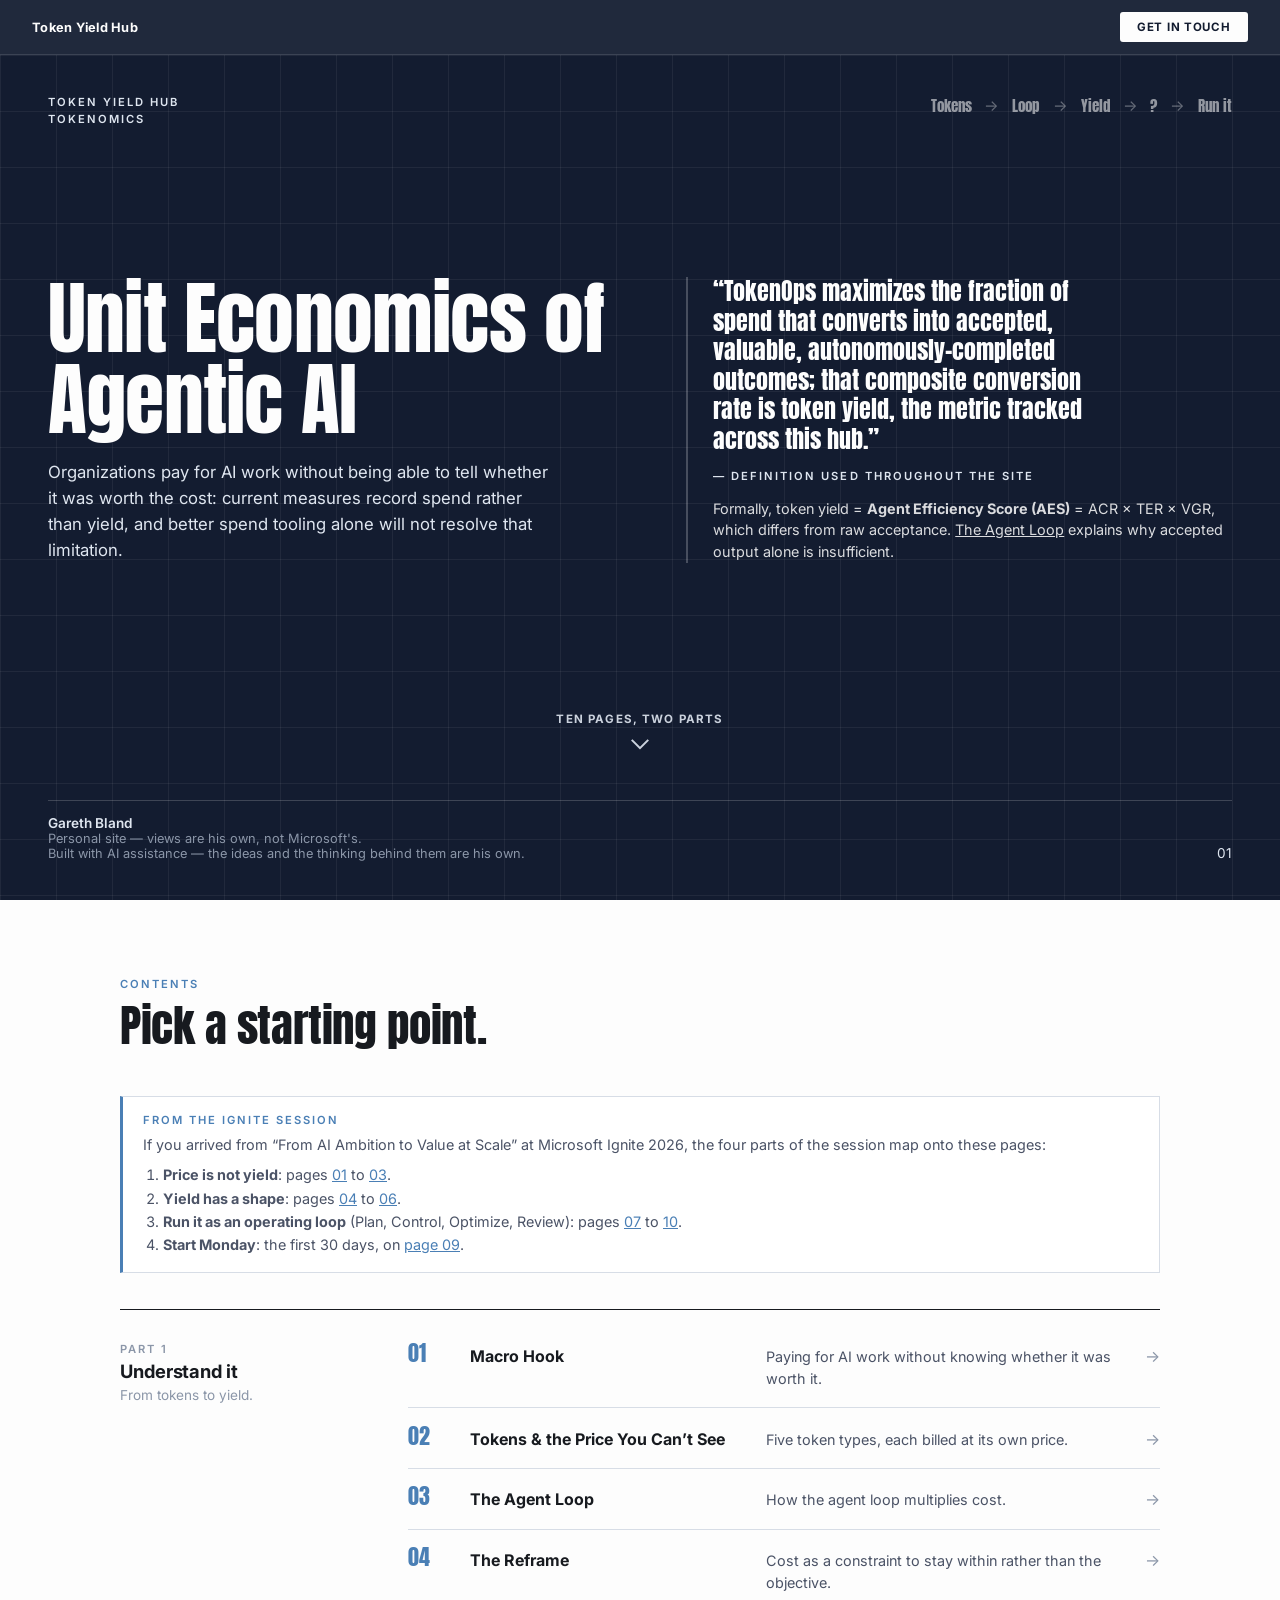
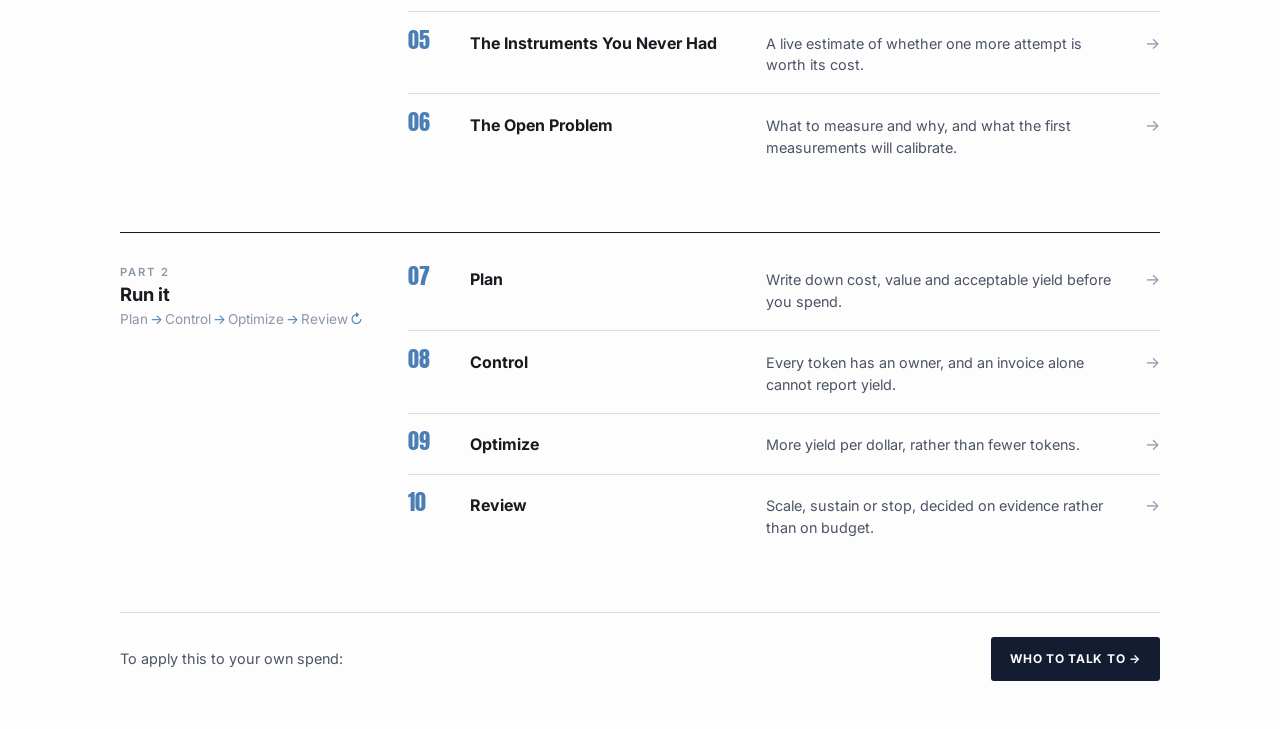
<file: index.html>
<!doctype html>
<html lang="en">
<head>
<meta charset="utf-8">
<meta name="viewport" content="width=device-width, initial-scale=1">
<title>Token Yield Hub — Unit Economics of Agentic AI</title>
<link rel="preconnect" href="https://fonts.googleapis.com">
<link rel="preconnect" href="https://fonts.gstatic.com" crossorigin>
<link href="https://fonts.googleapis.com/css2?family=Anton&family=Inter:wght@400;500;600;700&display=swap" rel="stylesheet">
<link rel="stylesheet" href="assets/slides.css">
<style>
  /* Hero: two-column layout splits lead copy (headline+hook) from the
     pull-quote instead of stacking four text blocks vertically. The old
     single-column stack needed .slide-main's overflow-y:auto scroll
     fallback even at realistic desktop window heights (500-800px once
     browser chrome is subtracted) — a visible scrollbar inside a hero is
     a real design defect, not just a safety net working as intended.
     Splitting the content horizontally roughly halves the vertical space
     either column needs, so the fallback should now essentially never
     engage in practice while still existing for genuinely extreme cases.
     Overrides slide-main's shared `display:flex` for this instance only —
     scoped to this page's hero, the shared single-column component is
     untouched for contact.html and any future slide that doesn't need it. */
  .hero-grid {
    display: grid;
    grid-template-columns: 1.05fr 1fr;
    column-gap: clamp(2rem, 5vw, 5rem);
    align-items: center;
    /* align-items only positions each column's own content within the
       row; on tall viewports the row itself was left top-anchored inside
       slide-main's full flex-1 height, dumping all the slack below the
       content as one lopsided gap. align-content centers the row itself
       within that height instead, so leftover space (an intentional,
       expected side effect of a two-column layout using less total height
       than the old single-column stack) reads as balanced breathing room
       on either side, not a mistake. safe center: same reasoning as
       .slide-main's own fix — falls back to start-alignment rather than
       an unreachable overflow if content ever exceeds the box. */
    align-content: safe center;
  }
  .hero-quote {
    border-left: 2px solid rgba(255,255,255,0.22);
    padding-left: clamp(1.1rem, 2vw, 2rem);
    display: flex;
    flex-direction: column;
    gap: clamp(0.5rem, 1.5vh, 0.9rem);
  }
  .hero-formal {
    font-size: clamp(0.8rem, 0.5vw + 0.7rem, 0.9rem);
    line-height: 1.5;
    opacity: 0.85;
    margin: 0;
  }
  .hero-formal a { color: inherit; }
  @media (max-width: 860px) {
    .hero-grid { grid-template-columns: 1fr; row-gap: clamp(1rem, 3vh, 1.5rem); }
    .hero-quote {
      border-left: none;
      padding-left: 0;
      border-top: 1px solid rgba(255,255,255,0.18);
      padding-top: clamp(1rem, 3vh, 1.5rem);
    }
  }
  /* Contents: an editorial table of contents in normal document flow.
     Deliberately NOT a .slide: no min-height, no inner overflow container,
     so the section is exactly as tall as its content at every width. */
  .toc {
    background: var(--white);
    padding: clamp(2.5rem, 6vw, 5rem) clamp(1.25rem, 4vw, 3rem) clamp(2rem, 4vw, 3rem);
  }
  .toc { scroll-margin-top: var(--nav-h); }
  .toc-inner { max-width: 1040px; margin: 0 auto; }
  .toc-intro { margin-bottom: clamp(1.75rem, 4vw, 3rem); }
  .toc-intro .eyebrow { color: var(--accent-blue-deep); margin-bottom: 0.75rem; }
  .toc-intro h2 { font-size: clamp(1.9rem, 2.5vw + 1rem, 2.8rem); }
  .session-map { margin: 0 0 clamp(1.5rem, 3vw, 2.25rem); padding: 1rem 1.25rem; border: 1px solid var(--border); border-left: 3px solid var(--accent-blue-deep); background: #fff; }
  .session-map .eyebrow { color: var(--accent-blue-deep); margin-bottom: 0.4rem; }
  .session-map p { margin: 0 0 0.5rem; font-size: 0.9rem; line-height: 1.5; color: #4b5366; }
  .session-map ol { margin: 0; padding-left: 1.25rem; font-size: 0.9rem; line-height: 1.6; color: #4b5366; }
  .session-map a { color: var(--accent-blue-deep); }
  .toc-part {
    border-top: 1px solid var(--ink);
    padding-top: 1rem;
    margin-bottom: clamp(2.25rem, 5vw, 3.5rem);
  }
  .toc-part-head { margin-bottom: 0.5rem; }
  .toc-part-label { display: block; margin-bottom: 0.4rem; }
  .toc-part-head h3 {
    font-family: 'Inter', sans-serif;
    font-weight: 700;
    font-size: 1.15rem;
    letter-spacing: -0.005em;
  }
  .toc-kicker {
    margin: 0.35rem 0 0;
    font-size: 0.85rem;
    line-height: 1.45;
    color: var(--gray);
  }
  .toc-kicker .sep { color: var(--accent-blue-deep); padding: 0 0.15em; }
  .toc-list { list-style: none; margin: 0; padding: 0; }
  .toc-list li + li { border-top: 1px solid var(--border); }
  .toc-row {
    display: grid;
    grid-template-columns: 2.6rem minmax(0, 1fr) 1.25rem;
    column-gap: 0.9rem;
    align-items: baseline;
    min-height: 44px;
    padding: 1rem 0;
    color: inherit;
    text-decoration: none;
  }
  .toc-num {
    font-family: 'Anton', sans-serif;
    font-size: 1.35rem;
    line-height: 1;
    color: var(--accent-blue-deep);
  }
  .toc-text { display: flex; flex-direction: column; gap: 0.2rem; }
  .toc-title { font-weight: 700; font-size: 1rem; line-height: 1.35; }
  .toc-desc { font-size: 0.9rem; line-height: 1.5; color: #4b5366; }
  .toc-arrow {
    justify-self: end;
    color: var(--gray);
    transition: transform .15s ease, color .15s ease;
  }
  .toc-row:hover .toc-title,
  .toc-row:focus-visible .toc-title { color: var(--accent-blue-deep); }
  .toc-row:hover .toc-arrow,
  .toc-row:focus-visible .toc-arrow { color: var(--accent-blue-deep); transform: translateX(3px); }
  .toc-row:focus-visible { outline: 2px solid var(--accent-blue-deep); outline-offset: 2px; }
  .toc-footer {
    border-top: 1px solid var(--border);
    padding-top: 1.5rem;
    display: flex;
    flex-wrap: wrap;
    align-items: center;
    justify-content: space-between;
    gap: 1rem;
  }
  .toc-footer p { margin: 0; font-size: 0.9rem; color: #4b5366; }
  .toc-cta {
    display: inline-flex;
    align-items: center;
    min-height: 44px;
    padding: 0 1.2rem;
    border-radius: 3px;
    background: var(--navy);
    color: var(--white);
    font-size: 0.75rem;
    font-weight: 700;
    letter-spacing: 0.06em;
    text-transform: uppercase;
    text-decoration: none;
    white-space: nowrap;
    transition: opacity .15s ease;
  }
  .toc-cta:hover { opacity: 0.85; }
  /* Wide screens: part heading in a left column, rows on the right, and
     title + description side by side so each row reads as one line. */
  @media (min-width: 900px) {
    .session-map { margin: 0 0 clamp(1.5rem, 3vw, 2.25rem); padding: 1rem 1.25rem; border: 1px solid var(--border); border-left: 3px solid var(--accent-blue-deep); background: #fff; }
  .session-map .eyebrow { color: var(--accent-blue-deep); margin-bottom: 0.4rem; }
  .session-map p { margin: 0 0 0.5rem; font-size: 0.9rem; line-height: 1.5; color: #4b5366; }
  .session-map ol { margin: 0; padding-left: 1.25rem; font-size: 0.9rem; line-height: 1.6; color: #4b5366; }
  .session-map a { color: var(--accent-blue-deep); }
  .toc-part {
      display: grid;
      grid-template-columns: 15rem minmax(0, 1fr);
      column-gap: 3rem;
    }
    .toc-part-head { margin-bottom: 0; padding-top: 1rem; }
    .toc-list { border-top: 0; }
    .toc-row { grid-template-columns: 3rem minmax(0, 1fr) 1.25rem; padding: 1.1rem 0; }
    .toc-text { display: grid; grid-template-columns: minmax(0, 17rem) minmax(0, 1fr); column-gap: 1.5rem; align-items: baseline; }
  }
</style>
</head>
<body>

<nav class="site-nav">
  <a class="site-nav-home" href="index.html">Token Yield Hub</a>
  <a class="site-nav-cta" href="contact.html">Get in Touch</a>
</nav>

<header class="slide slide--navy">
  <div class="slide-top">
    <div class="eyebrow">TOKEN YIELD HUB<br>TOKENOMICS</div>
    <div class="roadmap">
      <span class="roadmap-step">Tokens</span>
      <span class="roadmap-arrow">&rarr;</span>
      <span class="roadmap-step">Loop</span>
      <span class="roadmap-arrow">&rarr;</span>
      <span class="roadmap-step">Yield</span>
      <span class="roadmap-arrow">&rarr;</span>
      <span class="roadmap-step">?</span>
      <span class="roadmap-arrow">&rarr;</span>
      <span class="roadmap-step">Run it</span>
    </div>
  </div>

  <div class="slide-main hero-grid">
    <div class="hero-lead">
      <h1>Unit Economics of Agentic AI</h1>
      <p class="subhead">Organizations pay for AI work without being able to tell whether it was worth the cost: current measures record spend rather than yield, and better spend tooling alone will not resolve that limitation.</p>
    </div>
    <div class="hero-quote">
      <blockquote class="claim">
        &ldquo;TokenOps maximizes the fraction of spend that converts into accepted, valuable, autonomously-completed outcomes; that composite conversion rate is token yield, the metric tracked across this hub.&rdquo;
      </blockquote>
      <div class="eyebrow">— DEFINITION USED THROUGHOUT THE SITE</div>
      <p class="hero-formal">Formally, token yield = <strong>Agent Efficiency Score (AES)</strong> = ACR &times; TER &times; VGR, which differs from raw acceptance. <a href="page-3-agentic-loop.html">The Agent Loop</a> explains why accepted output alone is insufficient.</p>
    </div>
  </div>

  <div class="scroll-cue" aria-hidden="true">
    <span>Ten pages, two parts</span>
    <svg viewBox="0 0 16 16" fill="none" stroke="currentColor" stroke-width="1.5"><path d="M2 5l6 6 6-6"/></svg>
  </div>

  <div class="slide-footer">
    <div>
      <div class="byline-name">Gareth Bland</div>
      <div class="byline-org">Personal site — views are his own, not Microsoft's.</div>
      <div class="byline-org">Built with AI assistance — the ideas and the thinking behind them are his own.</div>
    </div>
    <div>01</div>
  </div>
</header>

<main class="toc" aria-labelledby="toc-title">
  <div class="toc-inner">
    <div class="toc-intro">
      <div class="eyebrow">Contents</div>
      <h2 id="toc-title">Pick a starting point.</h2>
    </div>

    <aside class="session-map" aria-labelledby="session-map-title">
      <div class="eyebrow" id="session-map-title">From the Ignite session</div>
      <p>If you arrived from &ldquo;From AI Ambition to Value at Scale&rdquo; at Microsoft Ignite 2026, the four parts of the session map onto these pages:</p>
      <ol>
        <li><strong>Price is not yield</strong>: pages <a href="page-1-macro-hook.html">01</a> to <a href="page-3-agentic-loop.html">03</a>.</li>
        <li><strong>Yield has a shape</strong>: pages <a href="page-4-reframe.html">04</a> to <a href="page-6-open-problem.html">06</a>.</li>
        <li><strong>Run it as an operating loop</strong> (Plan, Control, Optimize, Review): pages <a href="page-7-plan.html">07</a> to <a href="page-10-review.html">10</a>.</li>
        <li><strong>Start Monday</strong>: the first 30 days, on <a href="page-9-optimize.html">page 09</a>.</li>
      </ol>
    </aside>

    <section class="toc-part" aria-labelledby="part-understand">
      <div class="toc-part-head">
        <span class="eyebrow toc-part-label">Part 1</span>
        <h3 id="part-understand">Understand it</h3>
        <p class="toc-kicker">From tokens to yield.</p>
      </div>
      <ol class="toc-list">
        <li><a class="toc-row" href="page-1-macro-hook.html"><span class="toc-num">01</span><span class="toc-text"><span class="toc-title">Macro Hook</span><span class="toc-desc">Paying for AI work without knowing whether it was worth it.</span></span><span class="toc-arrow" aria-hidden="true">&rarr;</span></a></li>
        <li><a class="toc-row" href="page-2-tokens.html"><span class="toc-num">02</span><span class="toc-text"><span class="toc-title">Tokens &amp; the Price You Can&rsquo;t See</span><span class="toc-desc">Five token types, each billed at its own price.</span></span><span class="toc-arrow" aria-hidden="true">&rarr;</span></a></li>
        <li><a class="toc-row" href="page-3-agentic-loop.html"><span class="toc-num">03</span><span class="toc-text"><span class="toc-title">The Agent Loop</span><span class="toc-desc">How the agent loop multiplies cost.</span></span><span class="toc-arrow" aria-hidden="true">&rarr;</span></a></li>
        <li><a class="toc-row" href="page-4-reframe.html"><span class="toc-num">04</span><span class="toc-text"><span class="toc-title">The Reframe</span><span class="toc-desc">Cost as a constraint to stay within rather than the objective.</span></span><span class="toc-arrow" aria-hidden="true">&rarr;</span></a></li>
        <li><a class="toc-row" href="page-5-instruments.html"><span class="toc-num">05</span><span class="toc-text"><span class="toc-title">The Instruments You Never Had</span><span class="toc-desc">A live estimate of whether one more attempt is worth its cost.</span></span><span class="toc-arrow" aria-hidden="true">&rarr;</span></a></li>
        <li><a class="toc-row" href="page-6-open-problem.html"><span class="toc-num">06</span><span class="toc-text"><span class="toc-title">The Open Problem</span><span class="toc-desc">What to measure and why, and what the first measurements will calibrate.</span></span><span class="toc-arrow" aria-hidden="true">&rarr;</span></a></li>
      </ol>
    </section>

    <section class="toc-part" aria-labelledby="part-run">
      <div class="toc-part-head">
        <span class="eyebrow toc-part-label">Part 2</span>
        <h3 id="part-run">Run it</h3>
        <p class="toc-kicker">Plan<span class="sep">&rarr;</span>Control<span class="sep">&rarr;</span>Optimize<span class="sep">&rarr;</span>Review<span class="sep">&#8635;</span></p>
      </div>
      <ol class="toc-list">
        <li><a class="toc-row" href="page-7-plan.html"><span class="toc-num">07</span><span class="toc-text"><span class="toc-title">Plan</span><span class="toc-desc">Write down cost, value and acceptable yield before you spend.</span></span><span class="toc-arrow" aria-hidden="true">&rarr;</span></a></li>
        <li><a class="toc-row" href="page-8-manage.html"><span class="toc-num">08</span><span class="toc-text"><span class="toc-title">Control</span><span class="toc-desc">Every token has an owner, and an invoice alone cannot report yield.</span></span><span class="toc-arrow" aria-hidden="true">&rarr;</span></a></li>
        <li><a class="toc-row" href="page-9-optimize.html"><span class="toc-num">09</span><span class="toc-text"><span class="toc-title">Optimize</span><span class="toc-desc">More yield per dollar, rather than fewer tokens.</span></span><span class="toc-arrow" aria-hidden="true">&rarr;</span></a></li>
        <li><a class="toc-row" href="page-10-review.html"><span class="toc-num">10</span><span class="toc-text"><span class="toc-title">Review</span><span class="toc-desc">Scale, sustain or stop, decided on evidence rather than on budget.</span></span><span class="toc-arrow" aria-hidden="true">&rarr;</span></a></li>
      </ol>
    </section>

    <footer class="toc-footer">
      <p>To apply this to your own spend:</p>
      <a class="toc-cta" href="contact.html">Who to talk to &rarr;</a>
    </footer>
  </div>
</main>

</body>
</html>
</file>
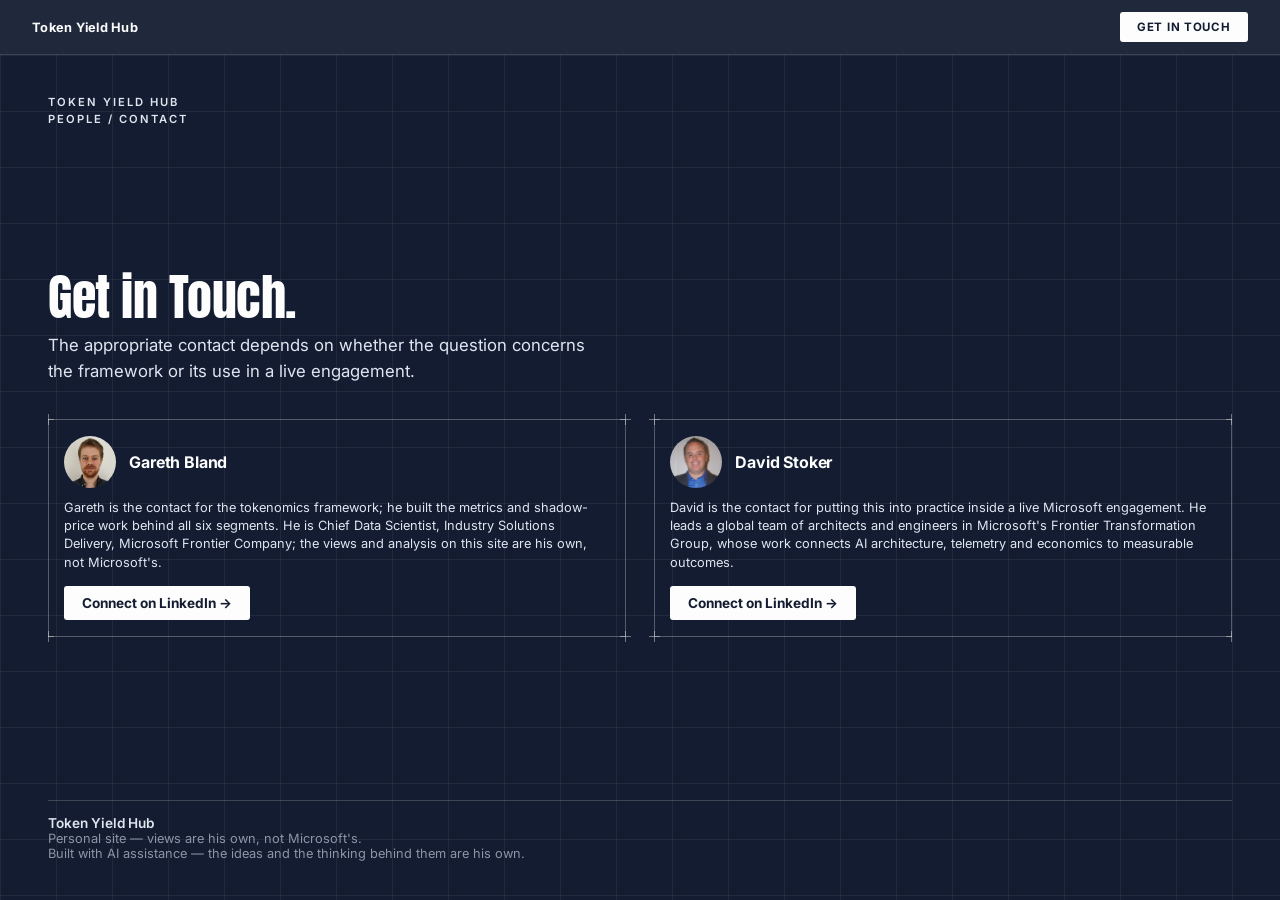
<file: contact.html>
<!doctype html>
<html lang="en">
<head>
<meta charset="utf-8">
<meta name="viewport" content="width=device-width, initial-scale=1">
<title>People &amp; Contact — Token Yield Hub</title>
<link rel="preconnect" href="https://fonts.googleapis.com">
<link rel="preconnect" href="https://fonts.gstatic.com" crossorigin>
<link href="https://fonts.googleapis.com/css2?family=Anton&family=Inter:wght@400;500;600;700&display=swap" rel="stylesheet">
<link rel="stylesheet" href="assets/slides.css">
<style>
  /* Grid items default to a min-width based on their content's min-content
     size, which lets a long unbreakable line push a single-column grid
     wider than the viewport even after white-space is fixed. min-width: 0
     lets the panel shrink to the column's actual available width instead. */
  .panel { min-width: 0; }
  /* Consolidated 2026-09-14 to a single navy screen — Gareth wanted the
     whole page reachable at a glance: heading, one line, the two people.
     No separate white "reading" slide anymore, so the panels/buttons below
     need navy-appropriate colors — the shared .panel/.contact-link rules in
     slides.css assume a white background (dark text, navy-on-transparent
     buttons), both illegible on navy without an override. */
  .slide--navy .panel { border-color: rgba(255,255,255,0.28); }
  .slide--navy .panel .cross::before,
  .slide--navy .panel .cross::after { background: rgba(255,255,255,0.4); }
  .slide--navy .panel h3 { color: var(--white); }
  .slide--navy .panel p { color: var(--off-white); }
  .slide--navy .contact-link--primary { background: var(--white); color: var(--navy); }
  /* Headshot + name row — real photos make a "who to contact" card feel like
     an actual person, not a form. Sourced from each person's own LinkedIn
     profile photo, hosted locally (assets/img/) rather than hotlinked — the
     LinkedIn CDN URL carries an expiring access token, so hotlinking would
     eventually break the image on a page meant to keep working unattended. */
  .panel-person {
    display: flex;
    align-items: center;
    gap: 0.8rem;
    margin-bottom: 0.7rem;
  }
  .panel-person img {
    width: 52px;
    height: 52px;
    border-radius: 50%;
    object-fit: cover;
    flex: 0 0 auto;
  }
  .panel-person h3 { margin: 0; }
  /* Real, working contact mechanism for each card — previously a TODO
     placeholder with no actual channel, which was the real reason this page
     read as underdeveloped: the site's whole purpose is to get people in
     touch, and the contact page couldn't. LinkedIn is the sole/primary
     contact mechanism — no email address appears anywhere on the site.
     Both buttons use the same primary (solid) style — an earlier version
     gave David's a lighter/outlined treatment to imply Gareth-as-site-owner
     hierarchy, which read as an inconsistency rather than a deliberate
     signal. Equal weight, equal style. */
  .contact-links {
    display: flex;
    flex-wrap: wrap;
    gap: clamp(0.6rem, 1.5vw, 1rem);
    margin-top: clamp(0.8rem, 1.6vh, 1.2rem);
  }
  .contact-link {
    display: inline-block;
    font-size: 0.85rem;
    font-weight: 700;
    text-decoration: none;
    padding: 0.55rem 1.1rem;
    border-radius: 3px;
    transition: opacity .15s ease;
  }
  .contact-link--primary {
    background: var(--navy);
    color: var(--white);
  }
  .contact-link:hover { opacity: 0.8; }
  /* Tighter vertical rhythm than the shared .slide defaults — this page has
     to fit two full bio cards in the same one-screen budget that elsewhere
     only holds a headline, and needed to keep working at common 16:9
     laptop/monitor heights (1366x768, 1280x720), not just a MacBook's taller
     aspect ratio. Scoped to this page; index.html's hero is short enough
     not to need it. */
  .slide--navy h1 { font-size: clamp(1.8rem, 2.4vw + 2.2vh, 3.1rem); margin-top: clamp(0.3rem, 1vh, 0.8rem); }
  .slide--navy .subhead { margin-top: clamp(0.4rem, 1vh, 0.8rem); max-width: 50ch; }
  .panel-row { margin-top: clamp(0.8rem, 2vh, 1.6rem); }
  .panel {
    padding: clamp(0.8rem, 0.7vw + 0.8vh, 1.3rem) clamp(0.9rem, 1.2vw, 1.3rem);
  }
  .panel p { font-size: clamp(0.8rem, 0.15vw + 0.3vh, 0.9rem); line-height: 1.42; }
</style>
</head>
<body>

<nav class="site-nav">
  <a class="site-nav-home" href="index.html">Token Yield Hub</a>
  <a class="site-nav-cta" href="contact.html">Get in Touch</a>
</nav>

<header class="slide slide--navy">
  <div class="slide-top">
    <div class="eyebrow">TOKEN YIELD HUB<br>PEOPLE / CONTACT</div>
  </div>

  <div class="slide-main">
    <h1>Get in Touch.</h1>
    <p class="subhead">
      The appropriate contact depends on whether the question concerns the framework or its use in a live engagement.
    </p>

    <div class="panel-row">
      <div class="panel">
        <span class="cross tl"></span><span class="cross tr"></span>
        <span class="cross bl"></span><span class="cross br"></span>
        <div class="panel-person">
          <img src="assets/img/gareth-bland.jpg" alt="Gareth Bland" width="64" height="64">
          <h3>Gareth Bland</h3>
        </div>
        <p>
          Gareth is the contact for the tokenomics framework; he built the
          metrics and shadow-price work behind all six segments. He is Chief
          Data Scientist, Industry Solutions Delivery, Microsoft Frontier
          Company; the views and analysis on this site are his own,
          not Microsoft's.
        </p>
        <div class="contact-links">
          <a class="contact-link contact-link--primary" href="https://www.linkedin.com/in/gareth-bland/" target="_blank" rel="noopener">Connect on LinkedIn &rarr;</a>
        </div>
      </div>
      <div class="panel">
        <span class="cross tl"></span><span class="cross tr"></span>
        <span class="cross bl"></span><span class="cross br"></span>
        <div class="panel-person">
          <img src="assets/img/david-stoker.jpg" alt="David Stoker" width="64" height="64">
          <h3>David Stoker</h3>
        </div>
        <p>
          David is the contact for putting this into practice inside a live
          Microsoft engagement. He leads a global team of architects and
          engineers in Microsoft's Frontier Transformation Group, whose work
          connects AI architecture, telemetry and economics to measurable
          outcomes.
        </p>
        <div class="contact-links">
          <a class="contact-link contact-link--primary" href="https://www.linkedin.com/in/david-stoker/" target="_blank" rel="noopener">Connect on LinkedIn &rarr;</a>
        </div>
      </div>
    </div>
  </div>

  <div class="slide-footer">
    <div>
      <div class="byline-name">Token Yield Hub</div>
      <div class="byline-org">Personal site — views are his own, not Microsoft's.</div>
      <div class="byline-org">Built with AI assistance — the ideas and the thinking behind them are his own.</div>
    </div>
  </div>
</header>

</body>
</html>
</file>
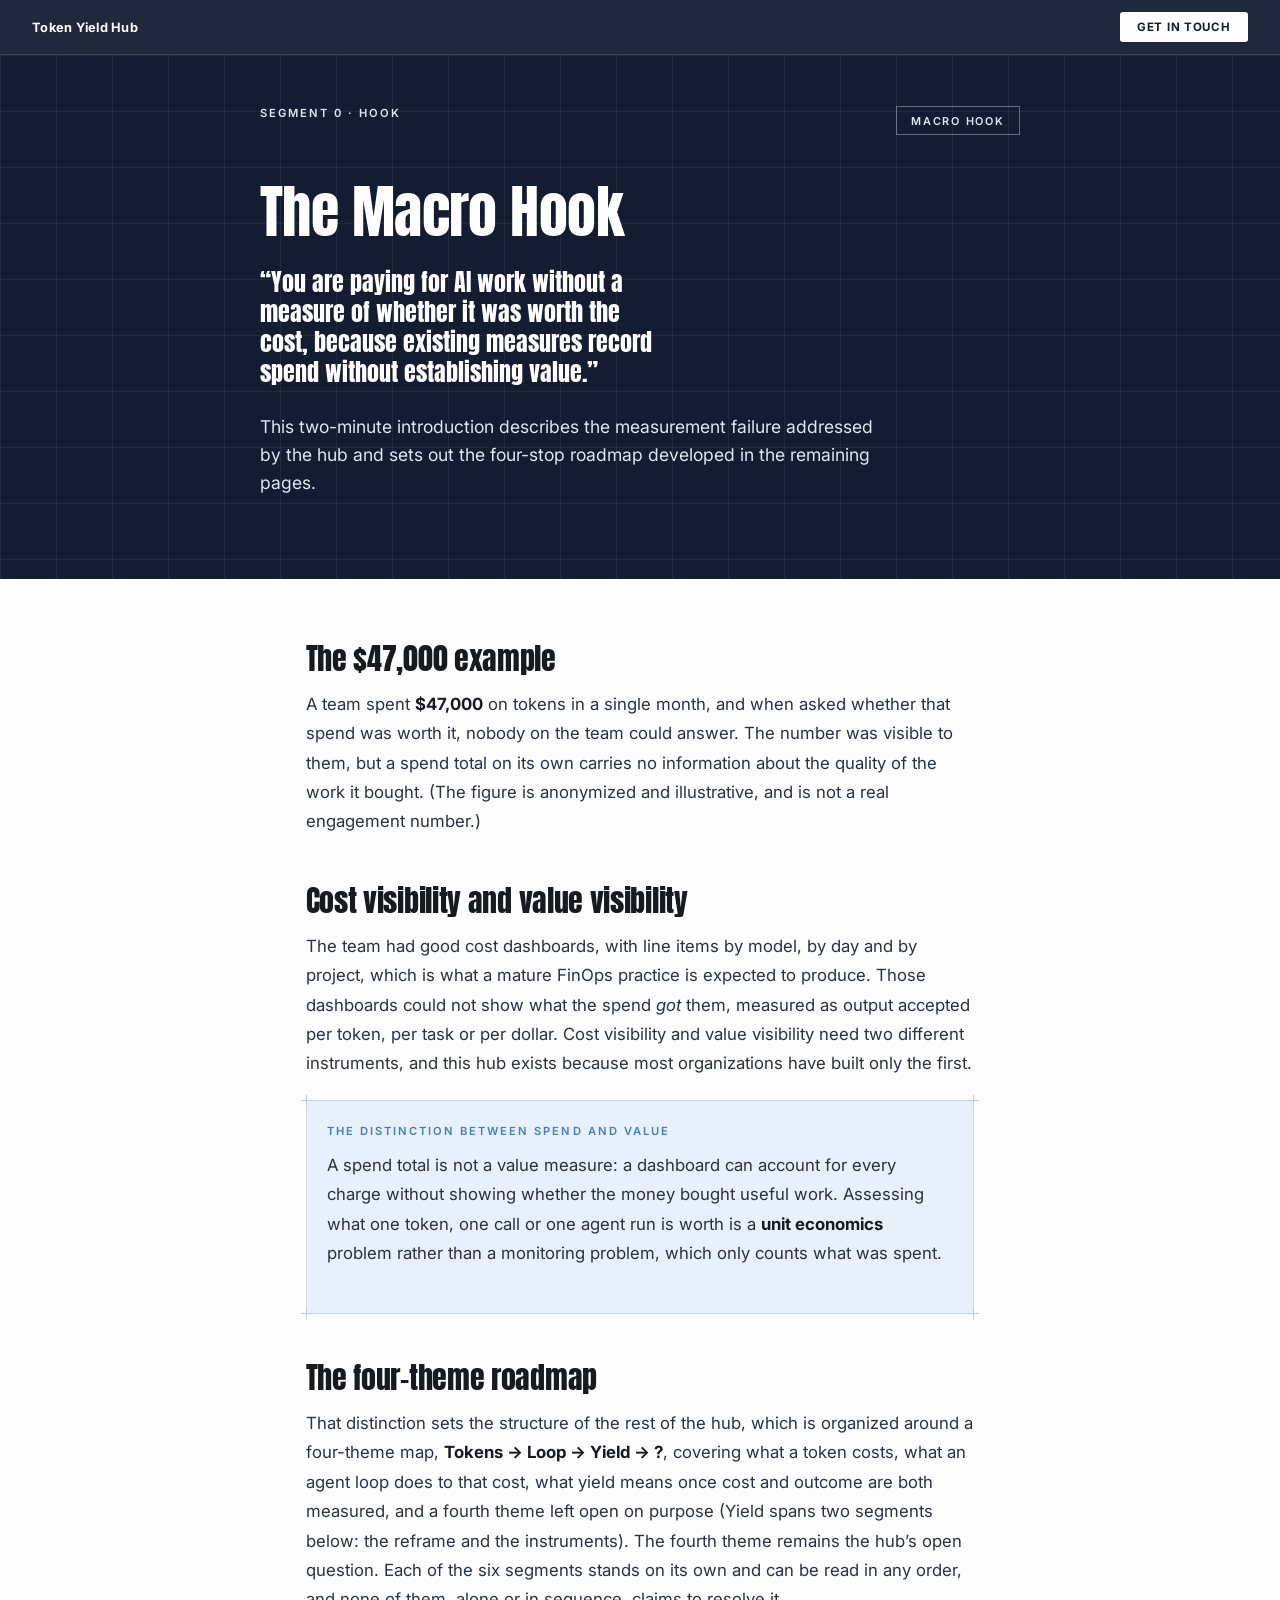
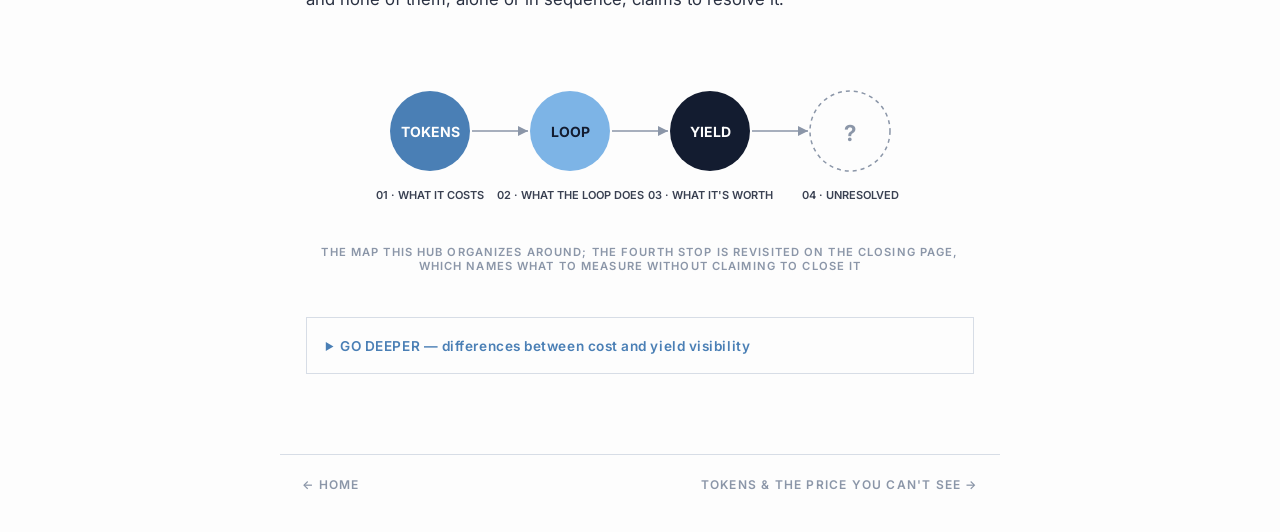
<file: page-1-macro-hook.html>
<!doctype html>
<html lang="en">
<head>
<meta charset="utf-8">
<meta name="viewport" content="width=device-width, initial-scale=1">
<title>The Macro Hook — Token Yield Hub</title>
<link rel="preconnect" href="https://fonts.googleapis.com">
<link rel="preconnect" href="https://fonts.gstatic.com" crossorigin>
<link href="https://fonts.googleapis.com/css2?family=Anton&family=Inter:wght@400;500;600;700&display=swap" rel="stylesheet">
<link rel="stylesheet" href="assets/slides.css">
</head>
<body>

<nav class="site-nav">
  <a class="site-nav-home" href="index.html">Token Yield Hub</a>
  <a class="site-nav-cta" href="contact.html">Get in Touch</a>
</nav>

<header class="article-hero">
  <div class="article-hero-top">
    <div class="eyebrow">SEGMENT 0 · HOOK</div>
    <div class="status-tag">MACRO HOOK</div>
  </div>
  <div class="inner">
    <h1>The Macro Hook</h1>
    <blockquote class="claim">&ldquo;You are paying for AI work without a measure of whether it was worth the cost, because existing measures record spend without establishing value.&rdquo;</blockquote>
    <p class="subhead">
      This two-minute introduction describes the measurement failure addressed by the hub and
      sets out the four-stop roadmap developed in the remaining pages.
    </p>
  </div>
</header>

<main class="article-body">

  <h2>The $47,000 example</h2>
  <p>
    A team spent <strong>$47,000</strong> on tokens in a single month, and when asked whether that
    spend was worth it, nobody on the team could answer. The number was visible to them, but a
    spend total on its own carries no information about the quality of the work it bought. (The
    figure is anonymized and illustrative, and is not a real engagement number.)
  </p>

  <h2>Cost visibility and value visibility</h2>
  <p>
    The team had good cost dashboards, with line items by model, by day and by project, which is
    what a mature FinOps practice is expected to produce. Those dashboards could not show what the
    spend <em>got</em> them, measured as output accepted per token, per task or per dollar. Cost
    visibility and value visibility need two different instruments, and this hub exists because
    most organizations have built only the first.
  </p>

  <div class="callout">
    <span class="cross tl"></span><span class="cross tr"></span>
    <span class="cross bl"></span><span class="cross br"></span>
    <div class="eyebrow">THE DISTINCTION BETWEEN SPEND AND VALUE</div>
    <p>
      A spend total is not a value measure: a dashboard can account for every charge without
      showing whether the money bought useful work. Assessing what one token, one call or one
      agent run is worth is a <strong>unit&nbsp;economics</strong> problem rather than a
      monitoring problem, which only counts what was spent.
    </p>
  </div>

  <h2>The four-theme roadmap</h2>
  <p>
    That distinction sets the structure of the rest of the hub, which is organized around a
    four-theme map, <strong>Tokens &rarr; Loop &rarr; Yield &rarr; ?</strong>, covering what a token
    costs, what an agent loop does to that cost, what yield means once cost and outcome are both
    measured, and a fourth theme left open on purpose (Yield spans two segments below: the reframe
    and the instruments). The fourth theme remains the hub&rsquo;s open question. Each of the six
    segments stands on its own and can be read in any order, and none of them, alone or in
    sequence, claims to resolve it.
  </p>

  <div class="illustration">
    <svg viewBox="0 0 560 170" role="img" aria-labelledby="hook-illust-title hook-illust-desc">
      <title id="hook-illust-title">The four-stop roadmap: Tokens, Loop, Yield, and an open question</title>
      <desc id="hook-illust-desc">Four connected circles labeled Tokens, Loop, Yield, and a fourth left as a dashed, unfilled outline with a question mark, representing the site's roadmap.</desc>
      <g fill="none" stroke="#8b96a8" stroke-width="1.5">
        <line x1="112" y1="72" x2="168" y2="72"></line>
        <line x1="252" y1="72" x2="308" y2="72"></line>
        <line x1="392" y1="72" x2="448" y2="72"></line>
      </g>
      <g fill="#8b96a8">
        <path d="M 168 72 L 158 67 L 158 77 Z"></path>
        <path d="M 308 72 L 298 67 L 298 77 Z"></path>
        <path d="M 448 72 L 438 67 L 438 77 Z"></path>
      </g>
      <g font-family="Inter, sans-serif" font-weight="700" text-anchor="middle">
        <circle cx="70" cy="72" r="40" fill="#4a7fb5"></circle>
        <text x="70" y="78" font-size="14" fill="#fdfdfd">TOKENS</text>

        <circle cx="210" cy="72" r="40" fill="#7db4e6"></circle>
        <text x="210" y="78" font-size="14" fill="#131c30">LOOP</text>

        <circle cx="350" cy="72" r="40" fill="#131c30"></circle>
        <text x="350" y="78" font-size="14" fill="#fdfdfd">YIELD</text>

        <circle cx="490" cy="72" r="40" fill="none" stroke="#8b96a8" stroke-width="1.5" stroke-dasharray="4 4"></circle>
        <text x="490" y="82" font-size="22" fill="#8b96a8">?</text>
      </g>
      <g font-family="Inter, sans-serif" font-size="11" font-weight="600" fill="#3a4152" text-anchor="middle">
        <text x="70" y="140">01 · WHAT IT COSTS</text>
        <text x="210" y="140">02 · WHAT THE LOOP DOES</text>
        <text x="350" y="140">03 · WHAT IT'S WORTH</text>
        <text x="490" y="140">04 · UNRESOLVED</text>
      </g>
    </svg>
    <figcaption>The map this hub organizes around; the fourth stop is revisited on the closing page, which names what to measure without claiming to close it</figcaption>
  </div>

  <details class="go-deeper">
    <summary>GO DEEPER &mdash; differences between cost and yield visibility</summary>
    <div class="go-deeper-body">
      <p>
        FinOps practices have spent years building tooling that answers "what did we spend"
        precisely, by model, by team and by day, reconciled across invoicing systems; that
        machinery is mature. It was not designed to answer "what did we get,"
        because that question needs a second axis: an accepted-outcome measure recorded alongside
        the cost measure, rather than a further cut of the same spend number. A team with a complete
        cost dashboard can therefore be in the position of the $47,000 team, able to state what
        left the wallet and unable to say whether it was worth it. The remaining pages of this hub
        build that second axis.
      </p>
    </div>
  </details>

</main>

<nav class="article-nav">
  <a href="index.html">&larr; Home</a>
  <a href="page-2-tokens.html">Tokens &amp; the Price You Can't See &rarr;</a>
</nav>

</body>
</html>
</file>
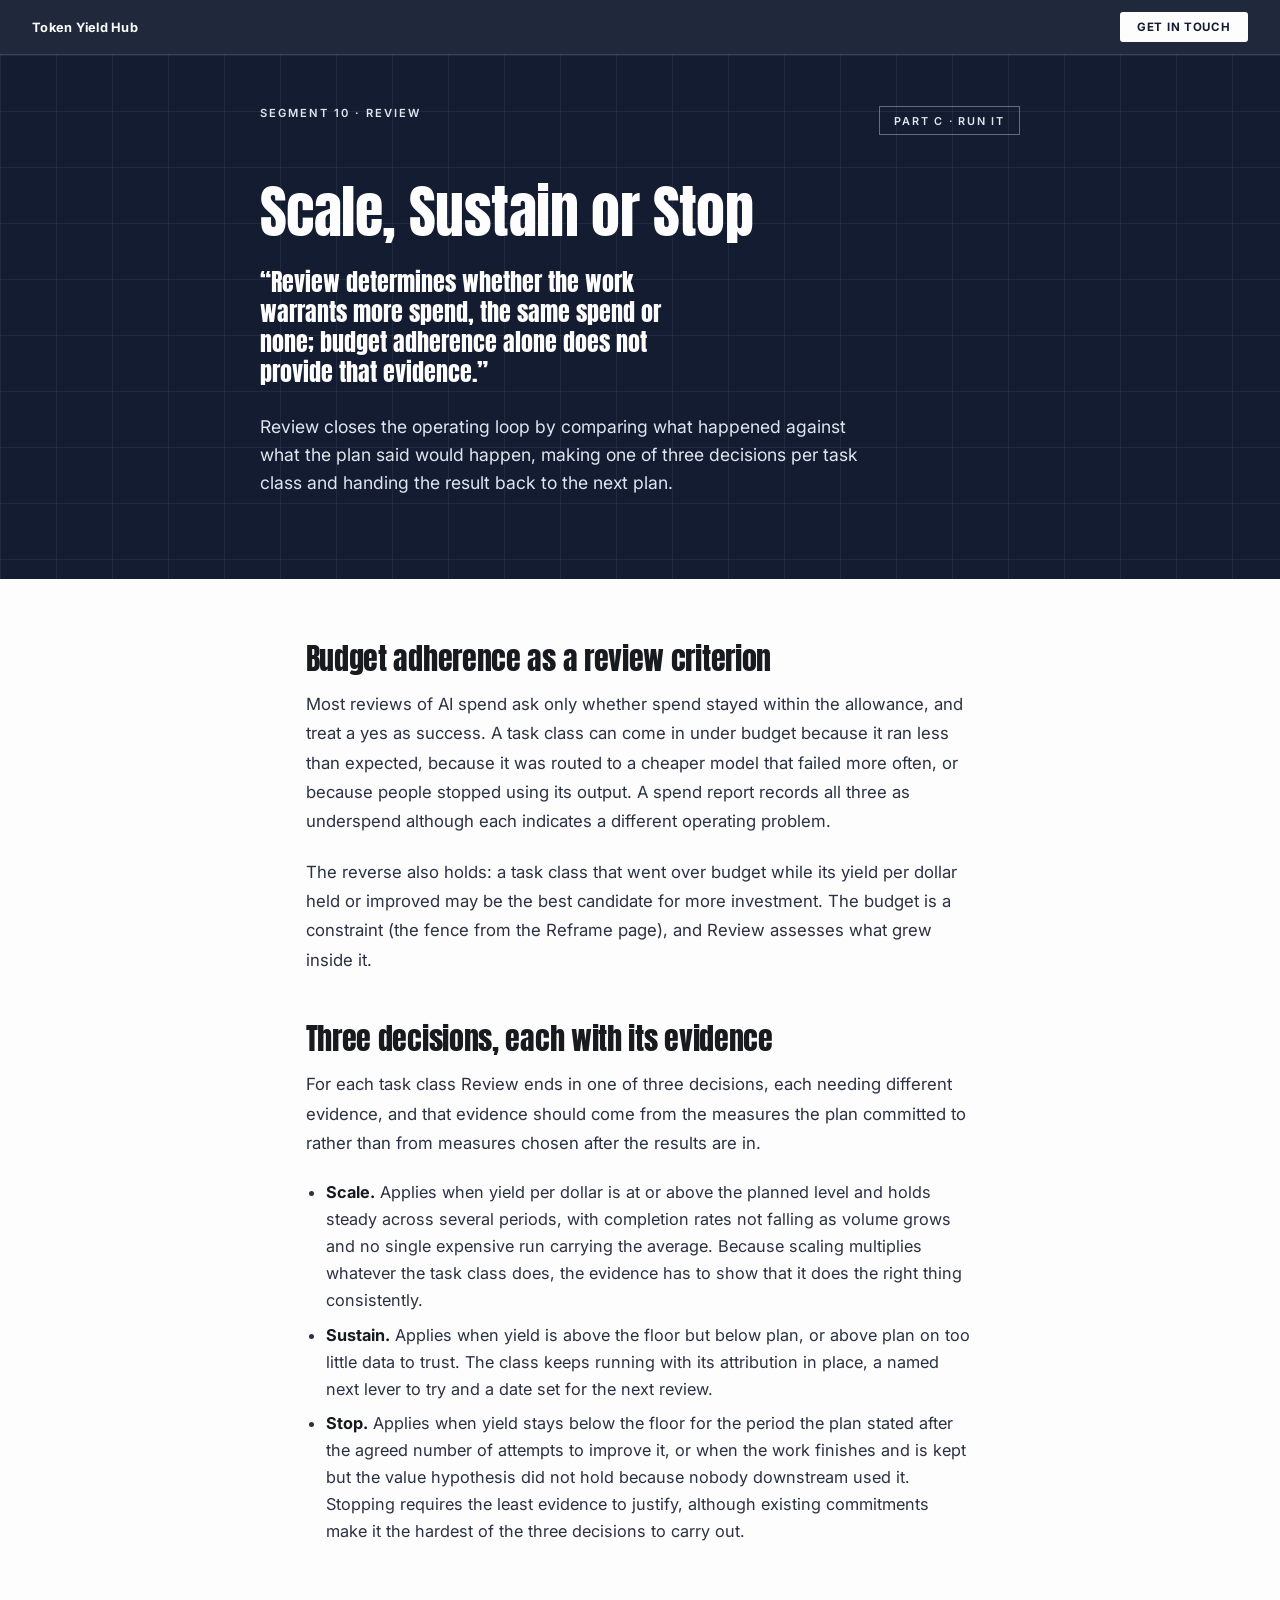
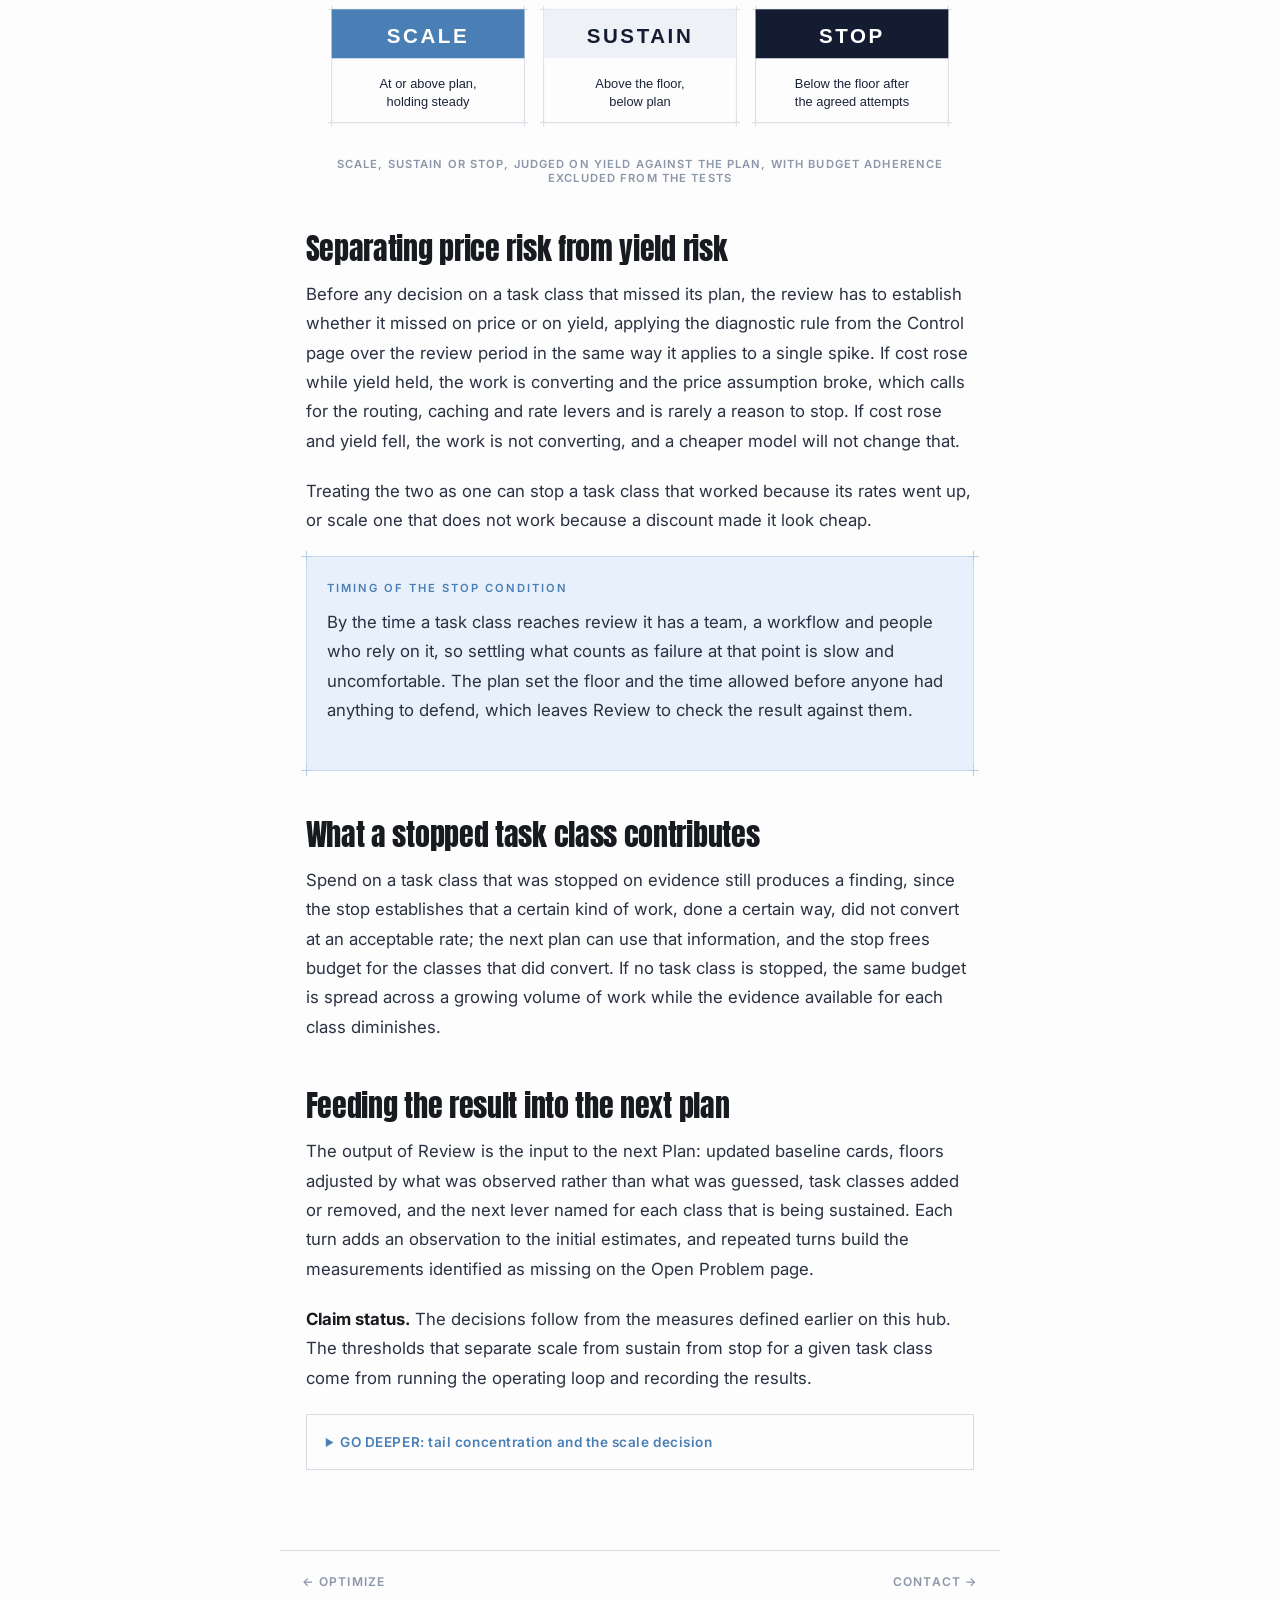
<file: page-10-review.html>
<!doctype html>
<html lang="en">
<head>
<meta charset="utf-8">
<meta name="viewport" content="width=device-width, initial-scale=1">
<title>Review — Token Yield Hub</title>
<link rel="preconnect" href="https://fonts.googleapis.com">
<link rel="preconnect" href="https://fonts.gstatic.com" crossorigin>
<link href="https://fonts.googleapis.com/css2?family=Anton&family=Inter:wght@400;500;600;700&display=swap" rel="stylesheet">
<link rel="stylesheet" href="assets/slides.css">
</head>
<body>

<nav class="site-nav">
  <a class="site-nav-home" href="index.html">Token Yield Hub</a>
  <a class="site-nav-cta" href="contact.html">Get in Touch</a>
</nav>

<header class="article-hero">
  <div class="article-hero-top">
    <div class="eyebrow">SEGMENT 10 · REVIEW</div>
    <div class="status-tag">PART C · RUN IT</div>
  </div>
  <div class="inner">
    <h1>Scale, Sustain or Stop</h1>
    <blockquote class="claim">&ldquo;Review determines whether the work warrants more spend, the same spend or none; budget adherence alone does not provide that evidence.&rdquo;</blockquote>
    <p class="subhead">
      Review closes the operating loop by comparing what happened against what the plan said would happen,
      making one of three decisions per task class and handing the result back to the next plan.
    </p>
  </div>
</header>

<main class="article-body">

  <h2>Budget adherence as a review criterion</h2>
  <p>
    Most reviews of AI spend ask only whether spend stayed within the allowance, and treat a yes
    as success. A task class can come in under budget because it ran less than expected, because
    it was routed to a cheaper model that failed more often, or because people stopped using its
    output. A spend report records all three as underspend although each indicates a different
    operating problem.
  </p>
  <p>
    The reverse also holds: a task class that went over budget while its yield per dollar held
    or improved may be the best candidate for more investment. The budget is a constraint (the
    fence from the Reframe page), and Review assesses what grew inside it.
  </p>

  <h2>Three decisions, each with its evidence</h2>
  <p>
    For each task class Review ends in one of three decisions, each needing different evidence,
    and that evidence should come from the measures the plan committed to rather than from
    measures chosen after the results are in.
  </p>
  <ul>
    <li><strong>Scale.</strong> Applies when yield per dollar is at or above the planned level
      and holds steady across several periods, with completion rates not falling as volume grows
      and no single expensive run carrying the average. Because scaling multiplies whatever the
      task class does, the evidence has to show that it does the right thing consistently.</li>
    <li><strong>Sustain.</strong> Applies when yield is above the floor but below plan, or above
      plan on too little data to trust. The class keeps running with its attribution in place,
      a named next lever to try and a date set for the next review.</li>
    <li><strong>Stop.</strong> Applies when yield stays below the floor for the period the plan
      stated after the agreed number of attempts to improve it, or when the work finishes and is
      kept but the value hypothesis did not hold because nobody downstream used it. Stopping
      requires the least evidence to justify, although existing commitments make it the hardest
      of the three decisions to carry out.</li>
  </ul>

  <figure class="illustration"><img src="assets/part-c/fig-c9-scale-sustain-stop.svg" alt="Scale, sustain or stop" style="width:100%;height:auto;max-width:860px;"><figcaption>Scale, sustain or stop, judged on yield against the plan, with budget adherence excluded from the tests</figcaption></figure>

  <h2>Separating price risk from yield risk</h2>
  <p>
    Before any decision on a task class that missed its plan, the review has to establish whether
    it missed on price or on yield, applying the diagnostic rule from the Control page over the
    review period in the same way it applies to a single spike. If cost rose while yield held, the
    work is converting and the price assumption broke, which calls for the routing, caching and
    rate levers and is rarely a reason to stop. If cost rose and yield fell, the work is not
    converting, and a cheaper model will not change that.
  </p>
  <p>
    Treating the two as one can stop a task class that worked because its rates went up, or
    scale one that does not work because a discount made it look cheap.
  </p>

  <div class="callout">
    <span class="cross tl"></span><span class="cross tr"></span>
    <span class="cross bl"></span><span class="cross br"></span>
    <div class="eyebrow">TIMING OF THE STOP CONDITION</div>
    <p>
      By the time a task class reaches review it has a team, a workflow and people who rely on
      it, so settling what counts as failure at that point is slow and uncomfortable. The plan set
      the floor and the time allowed before anyone had anything to defend, which leaves Review to
      check the result against them.
    </p>
  </div>

  <h2>What a stopped task class contributes</h2>
  <p>
    Spend on a task class that was stopped on evidence still produces a finding, since the stop
    establishes that a certain kind of work, done a certain way, did not convert at an acceptable rate; the
    next plan can use that information, and the stop frees budget for the classes that did
    convert. If no task class is stopped, the same budget is spread across a growing volume of
    work while the evidence available for each class diminishes.
  </p>

  <h2>Feeding the result into the next plan</h2>
  <p>
    The output of Review is the input to the next Plan: updated baseline cards, floors adjusted
    by what was observed rather than what was guessed, task classes added or removed, and the
    next lever named for each class that is being sustained. Each turn adds an observation to
    the initial estimates, and repeated turns build the measurements identified as missing on
    the Open Problem page.
  </p>
  <p>
    <strong>Claim status.</strong> The decisions follow from the measures defined earlier on this
    hub. The thresholds that separate scale from sustain from stop for a given task class come
    from running the operating loop and recording the results.
  </p>

  <details class="go-deeper">
    <summary>GO DEEPER: tail concentration and the scale decision</summary>
    <div class="go-deeper-body">
      <p>
        Agentic workloads tend to be tail-heavy, with a few runs that loop far longer than the
        rest carrying a large share of total spend, so a healthy-looking average yield per dollar
        can hide a task class whose median run converts well and whose worst runs burn most of
        the budget. The distribution, as well as the mean, should therefore be examined before
        scaling. If the tail is driving cost, a stop rule or a cost detector on the agent loop is often
        a better next step than more volume, because scaling multiplies the tail along with
        everything else.
      </p>
    </div>
  </details>

</main>

<nav class="article-nav">
  <a href="page-9-optimize.html">&larr; Optimize</a>
  <a href="contact.html">Contact &rarr;</a>
</nav>

</body>
</html>
</file>
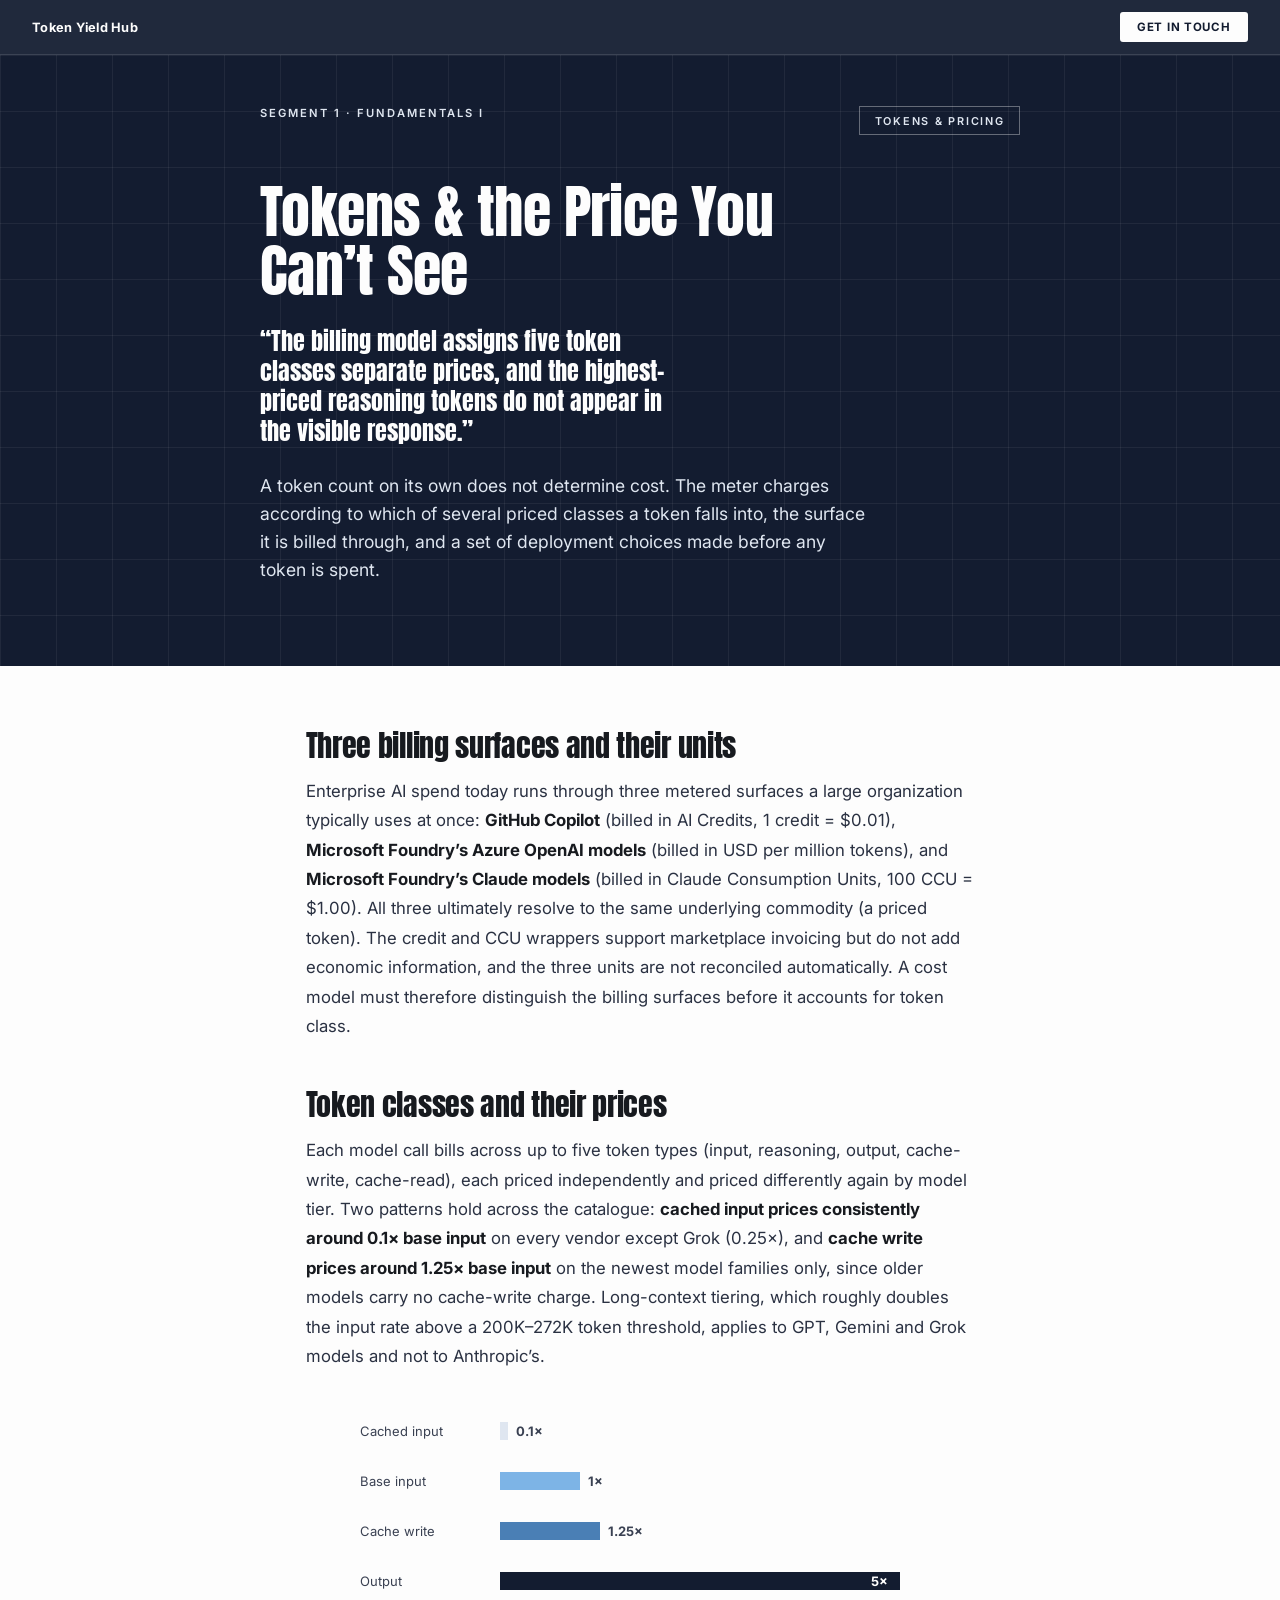
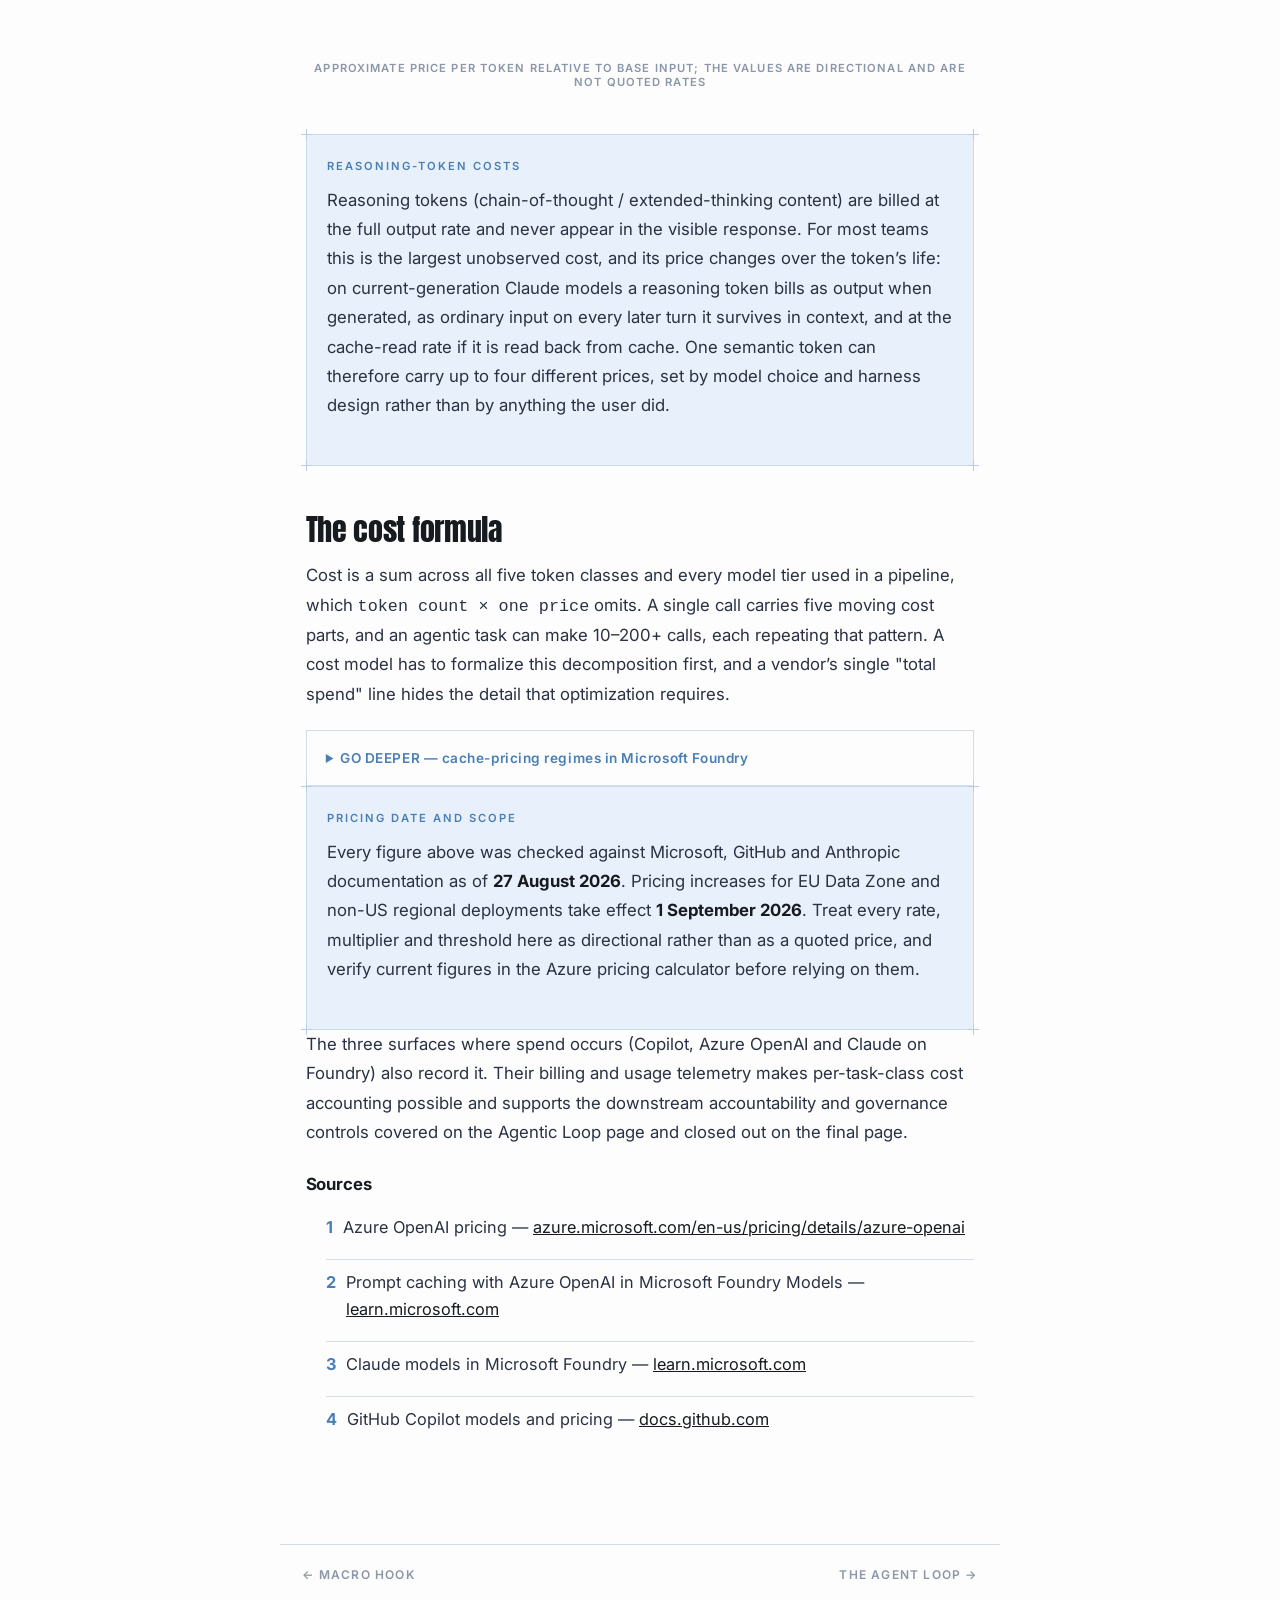
<file: page-2-tokens.html>
<!doctype html>
<html lang="en">
<head>
<meta charset="utf-8">
<meta name="viewport" content="width=device-width, initial-scale=1">
<title>Tokens &amp; the Price You Can't See — Token Yield Hub</title>
<link rel="preconnect" href="https://fonts.googleapis.com">
<link rel="preconnect" href="https://fonts.gstatic.com" crossorigin>
<link href="https://fonts.googleapis.com/css2?family=Anton&family=Inter:wght@400;500;600;700&display=swap" rel="stylesheet">
<link rel="stylesheet" href="assets/slides.css">
</head>
<body>

<nav class="site-nav">
  <a class="site-nav-home" href="index.html">Token Yield Hub</a>
  <a class="site-nav-cta" href="contact.html">Get in Touch</a>
</nav>

<header class="article-hero">
  <div class="article-hero-top">
    <div class="eyebrow">SEGMENT 1 · FUNDAMENTALS I</div>
    <div class="status-tag">TOKENS &amp; PRICING</div>
  </div>
  <div class="inner">
    <h1>Tokens &amp; the Price You Can&rsquo;t See</h1>
    <blockquote class="claim">&ldquo;The billing model assigns five token classes separate prices, and the highest-priced reasoning tokens do not appear in the visible response.&rdquo;</blockquote>
    <p class="subhead">
      A token count on its own does not determine cost. The meter charges according to which of
      several priced classes a token falls into, the surface it is billed through, and a set of
      deployment choices made before any token is spent.
    </p>
  </div>
</header>

<main class="article-body">

  <h2>Three billing surfaces and their units</h2>
  <p>
    Enterprise AI spend today runs through three metered surfaces a large organization
    typically uses at once: <strong>GitHub Copilot</strong> (billed in AI Credits, 1 credit = $0.01),
    <strong>Microsoft Foundry&rsquo;s Azure OpenAI models</strong> (billed in USD per million
    tokens), and <strong>Microsoft Foundry&rsquo;s Claude models</strong> (billed in Claude
    Consumption Units, 100 CCU = $1.00). All three ultimately resolve to the same underlying
    commodity (a priced token). The credit and CCU wrappers support marketplace invoicing but
    do not add economic information, and the three units are not reconciled automatically. A
    cost model must therefore distinguish the billing surfaces before it accounts for token
    class.
  </p>

  <h2>Token classes and their prices</h2>
  <p>
    Each model call bills across up to five token types (input, reasoning, output,
    cache-write, cache-read), each priced independently and priced differently again by model
    tier. Two patterns hold across the catalogue: <strong>cached input prices consistently
    around 0.1&times; base input</strong> on every vendor except Grok (0.25&times;), and
    <strong>cache write prices around 1.25&times; base input</strong> on the newest model
    families only, since older models carry no cache-write charge. Long-context tiering, which
    roughly doubles the input rate above a 200K&ndash;272K token threshold, applies to GPT,
    Gemini and Grok models and not to Anthropic&rsquo;s.
  </p>

  <div class="illustration">
    <svg viewBox="0 0 560 230" role="img" aria-labelledby="tok-illust-title tok-illust-desc">
      <title id="tok-illust-title">Relative token price by class</title>
      <desc id="tok-illust-desc">A horizontal bar chart showing cached input at 0.1x, base input at 1x, cache write at 1.25x, and output at roughly 5x the base input price.</desc>
      <g font-family="Inter, sans-serif" font-size="13" fill="#3a4152">
        <text x="0" y="20">Cached input</text>
        <rect x="140" y="6" width="8" height="18" fill="#dfe6f0"></rect>
        <text x="156" y="20" font-weight="700">0.1&times;</text>

        <text x="0" y="70">Base input</text>
        <rect x="140" y="56" width="80" height="18" fill="#7db4e6"></rect>
        <text x="228" y="70" font-weight="700">1&times;</text>

        <text x="0" y="120">Cache write</text>
        <rect x="140" y="106" width="100" height="18" fill="#4a7fb5"></rect>
        <text x="248" y="120" font-weight="700">1.25&times;</text>

        <text x="0" y="170">Output</text>
        <rect x="140" y="156" width="400" height="18" fill="#131c30"></rect>
        <text x="528" y="170" font-weight="700" text-anchor="end" fill="#fdfdfd">5&times;</text>
      </g>
    </svg>
    <figcaption>Approximate price per token relative to base input; the values are directional and are not quoted rates</figcaption>
  </div>

  <div class="callout">
    <span class="cross tl"></span><span class="cross tr"></span>
    <span class="cross bl"></span><span class="cross br"></span>
    <div class="eyebrow">REASONING-TOKEN COSTS</div>
    <p>
      Reasoning tokens (chain-of-thought / extended-thinking content) are billed at the full
      output rate and never appear in the visible response. For most teams this is the largest
      unobserved cost, and its price changes over the token&rsquo;s life:
      on current-generation Claude models a reasoning token bills as output when generated, as
      ordinary input on every later turn it survives in context, and at the cache-read rate if it
      is read back from cache. One semantic token can therefore carry up to four different
      prices, set by model choice and harness design rather than by anything the user did.
    </p>
  </div>

  <h2>The cost formula</h2>
  <p>
    Cost is a sum across all five token classes and every model tier used in a pipeline, which
    <code class="formula">token count &times; one price</code> omits. A single call
    carries five moving cost parts, and an agentic task can make 10&ndash;200+ calls, each
    repeating that pattern. A cost model has to formalize this decomposition first, and a
    vendor&rsquo;s single "total spend" line hides the detail that optimization requires.
  </p>

  <details class="go-deeper">
    <summary>GO DEEPER &mdash; cache-pricing regimes in Microsoft Foundry</summary>
    <div class="go-deeper-body">
      <p>
        Claude on Microsoft Foundry prices cache writes by <em>retention duration</em>:
        1.25&times; base input for a 5-minute write, 2&times; for a 1-hour write. Azure OpenAI
        charges the same cache-write price regardless of retention, with retention set as a
        separate deployment parameter. A FinOps model that assumes one cache economics across
        a mixed Foundry estate will misprice half of it. Retention carries a price because a
        longer hold is rent on scarce accelerator memory; the underlying operation and the
        compute it consumes are identical for both durations.
      </p>
      <p>
        The multipliers follow the physical resource each operation consumes.
        <strong>Prefill</strong> (processing a prompt) runs the accelerator near peak because
        every token is available at once, whereas <strong>decode</strong> (generating one token
        at a time) is memory-bandwidth bound by roughly two orders of magnitude, because each
        token requires streaming the whole model&rsquo;s weights out of memory again. That
        asymmetry accounts for output prices of around 5&times; input, with continuous batching
        limiting the ratio by allowing many sequences to share one pass over the weights. It
        also accounts for a cache read, which skips prefill, being priced well below a fresh
        input token.
      </p>
    </div>
  </details>

  <div class="callout">
    <span class="cross tl"></span><span class="cross tr"></span>
    <span class="cross bl"></span><span class="cross br"></span>
    <div class="eyebrow">PRICING DATE AND SCOPE</div>
    <p>
      Every figure above was checked against Microsoft, GitHub and Anthropic documentation as
      of <strong>27 August 2026</strong>. Pricing increases for EU Data Zone and non-US
      regional deployments take effect <strong>1 September 2026</strong>. Treat every rate,
      multiplier and threshold here as directional rather than as a quoted price, and verify
      current figures in the Azure pricing calculator before relying on them.
    </p>
  </div>

  <p>
    The three surfaces where spend occurs (Copilot, Azure OpenAI and Claude on Foundry) also
    record it. Their billing and usage telemetry makes per-task-class cost accounting possible
    and supports the downstream accountability and governance controls covered on the Agentic
    Loop page and closed out on the final page.
  </p>

  <h3>Sources</h3>
  <ul class="citation-list">
    <li><span class="cite-num">1</span><span>Azure OpenAI pricing — <a href="https://azure.microsoft.com/en-us/pricing/details/azure-openai/" target="_blank" rel="noopener">azure.microsoft.com/en-us/pricing/details/azure-openai</a></span></li>
    <li><span class="cite-num">2</span><span>Prompt caching with Azure OpenAI in Microsoft Foundry Models — <a href="https://learn.microsoft.com/en-us/azure/foundry/openai/how-to/prompt-caching" target="_blank" rel="noopener">learn.microsoft.com</a></span></li>
    <li><span class="cite-num">3</span><span>Claude models in Microsoft Foundry — <a href="https://learn.microsoft.com/en-us/azure/foundry/foundry-models/concepts/claude-models" target="_blank" rel="noopener">learn.microsoft.com</a></span></li>
    <li><span class="cite-num">4</span><span>GitHub Copilot models and pricing — <a href="https://docs.github.com/en/copilot/reference/copilot-billing/models-and-pricing" target="_blank" rel="noopener">docs.github.com</a></span></li>
  </ul>
</main>

<nav class="article-nav">
  <a href="page-1-macro-hook.html">&larr; Macro Hook</a>
  <a href="page-3-agentic-loop.html">The Agent Loop &rarr;</a>
</nav>

</body>
</html>
</file>
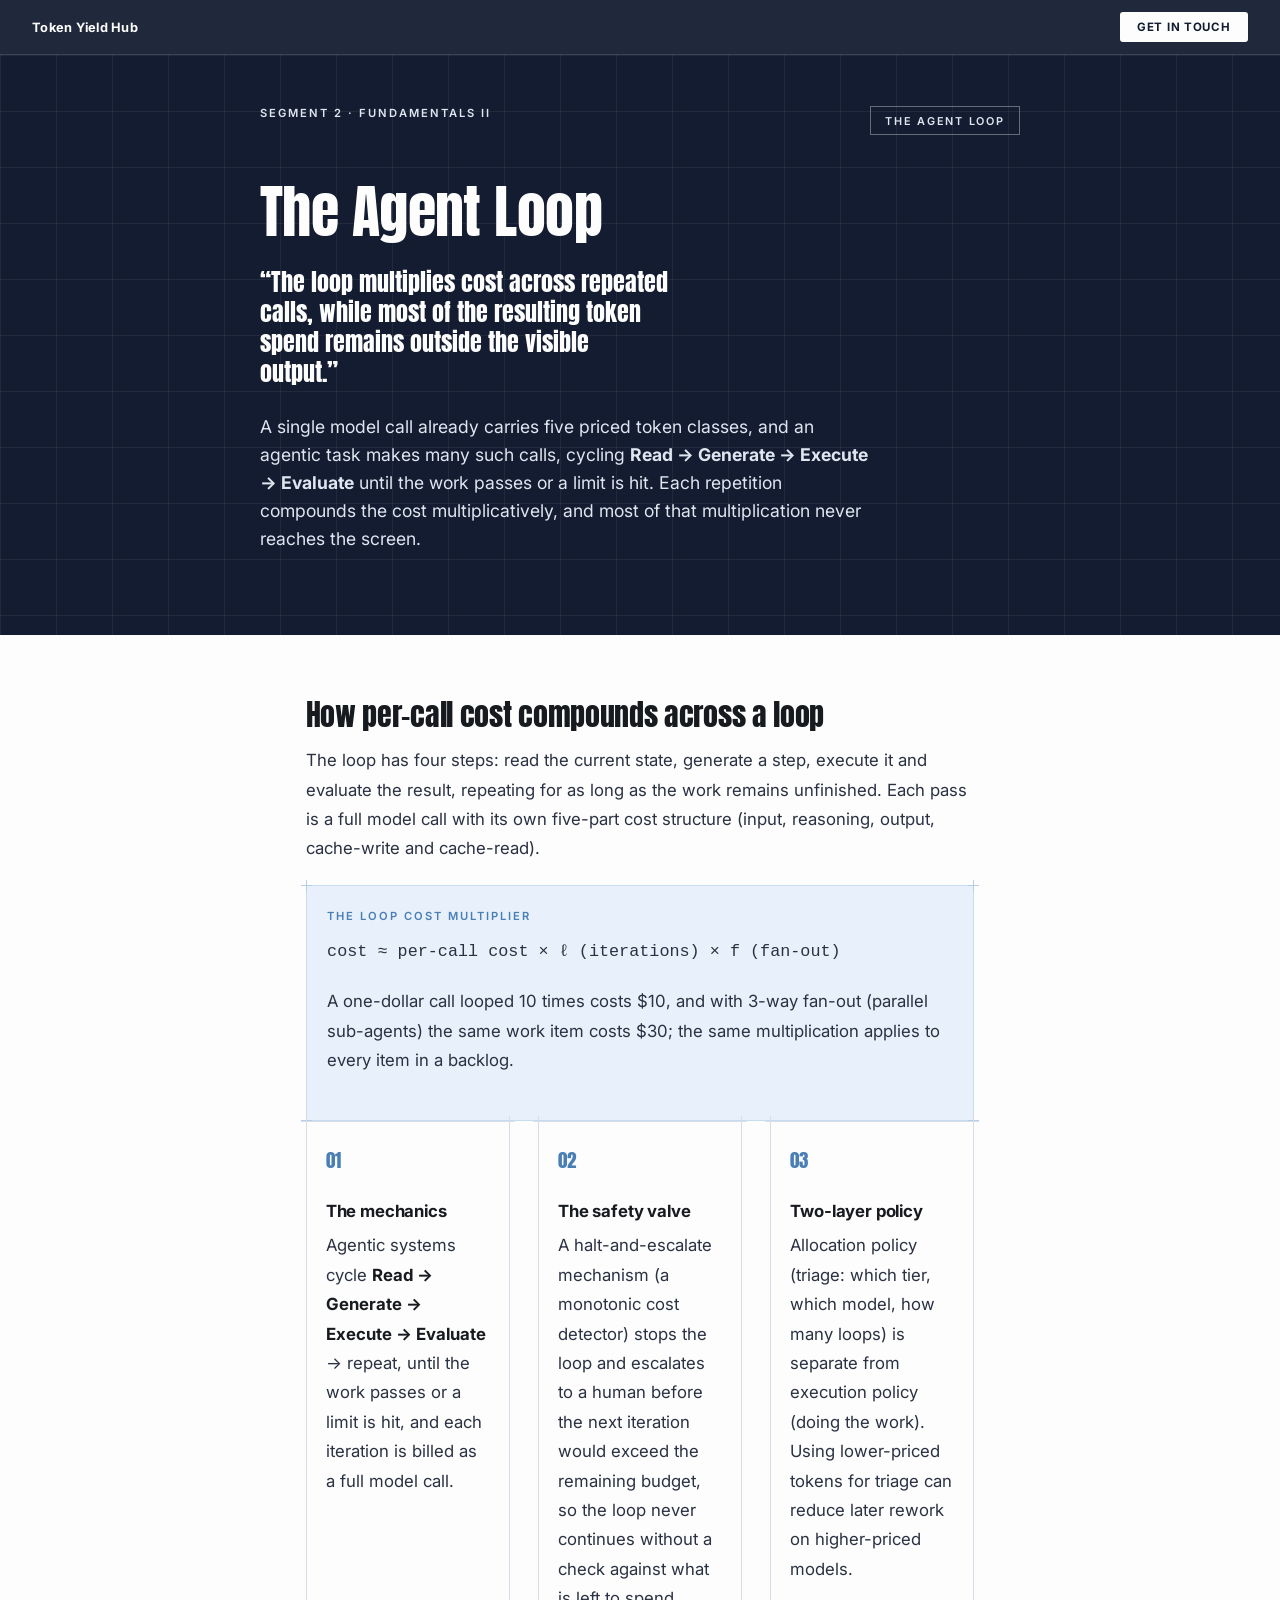
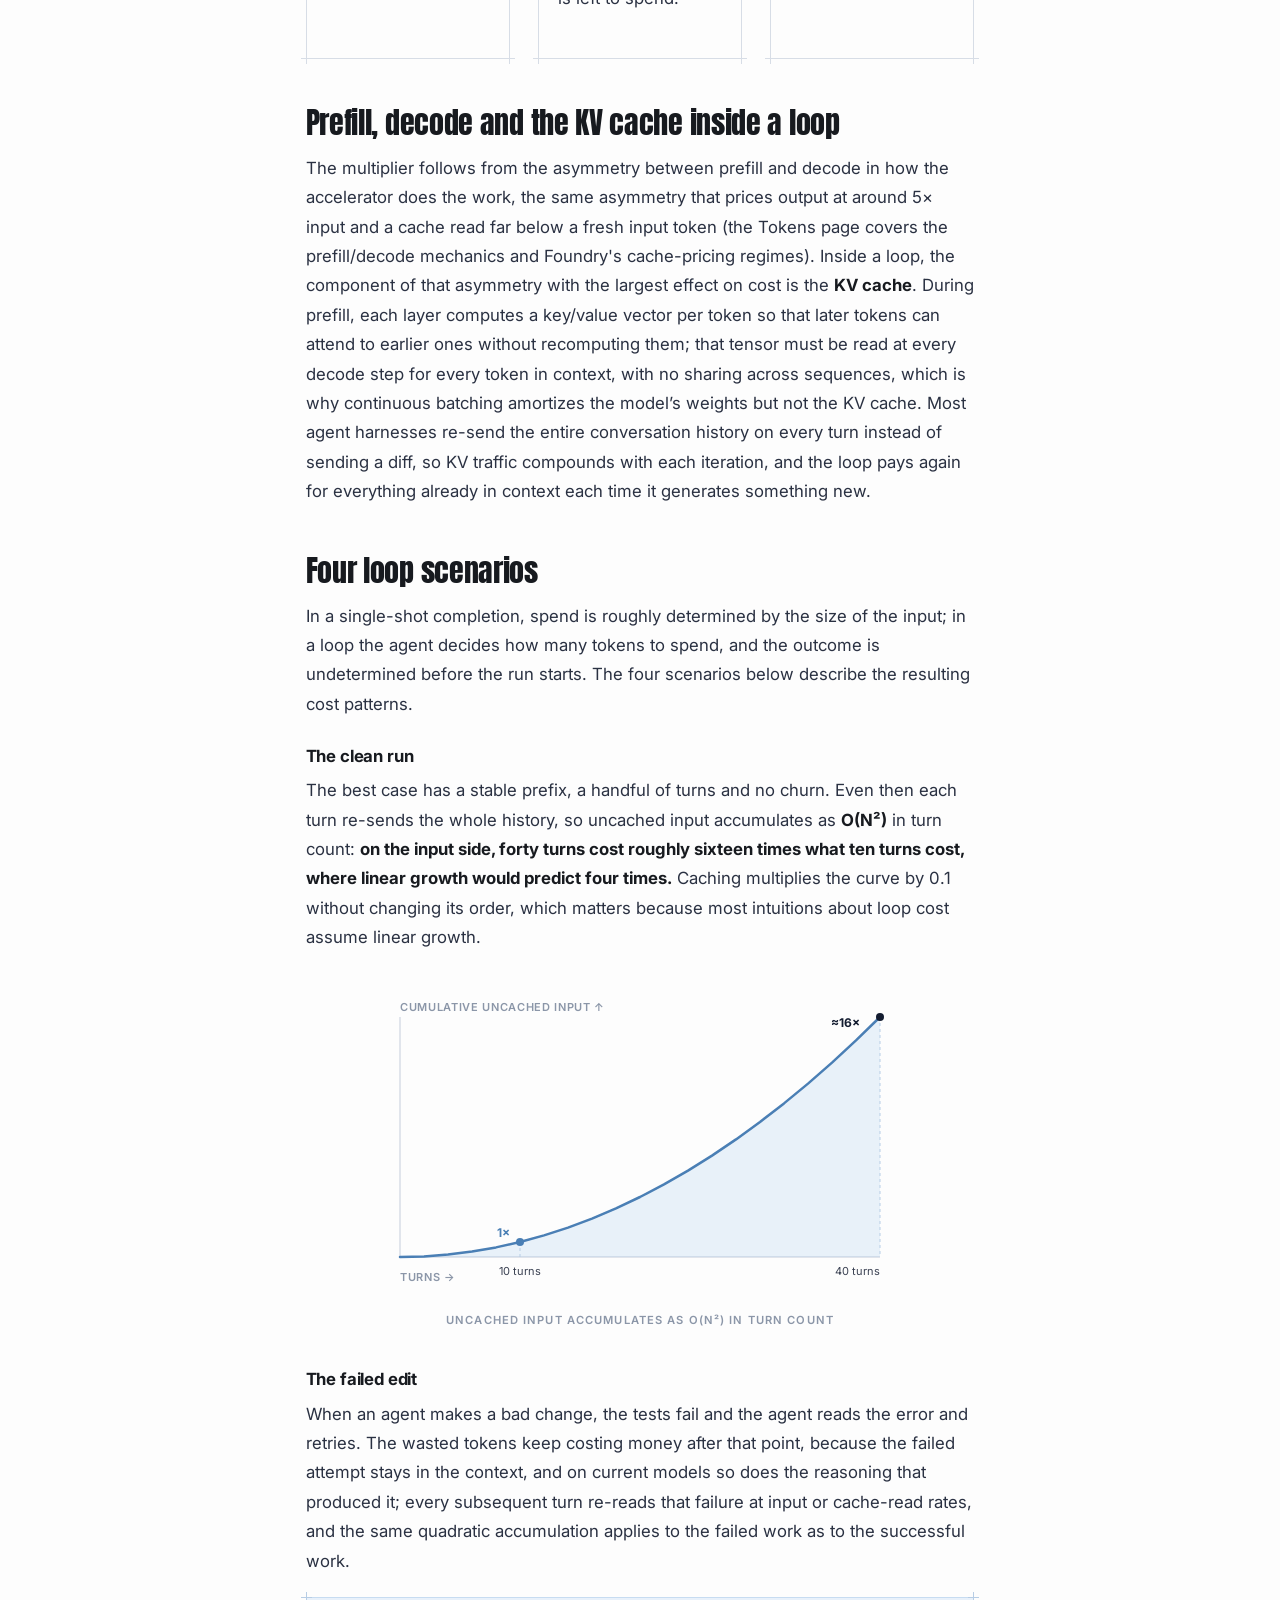
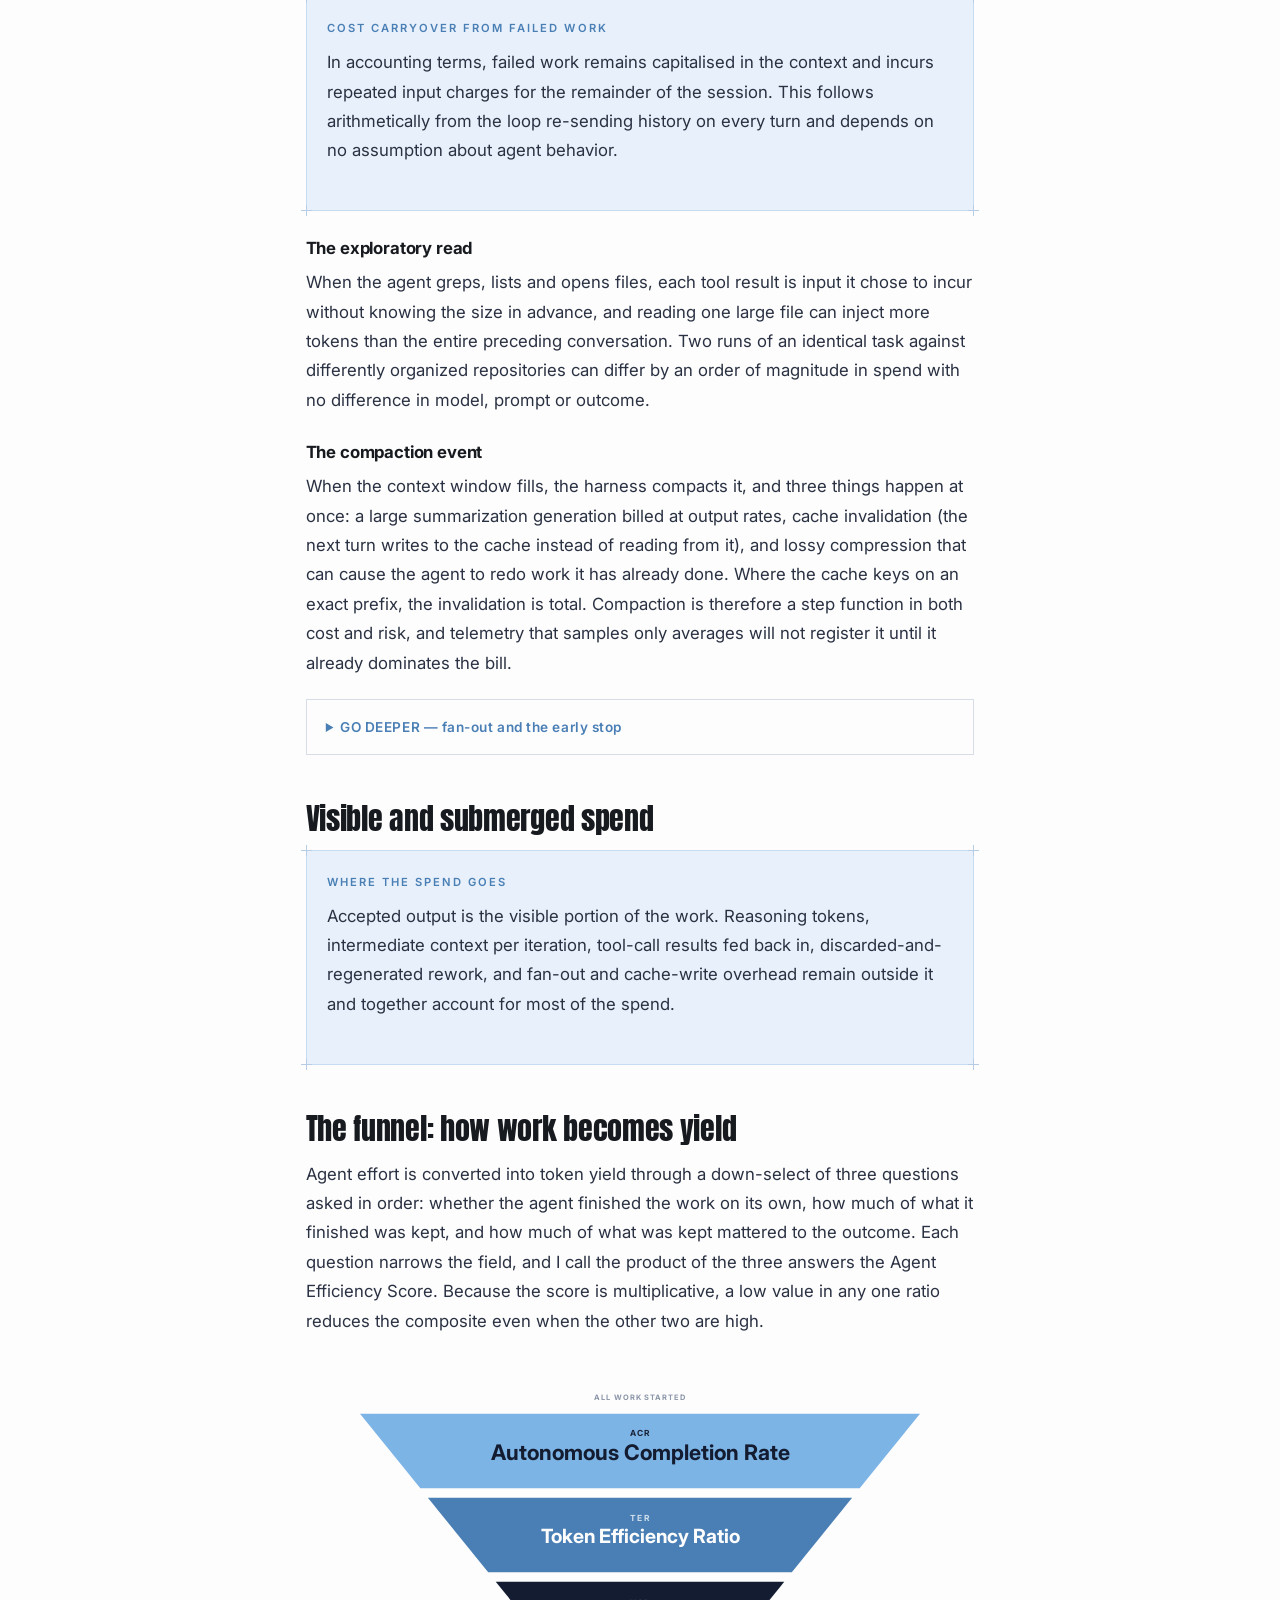
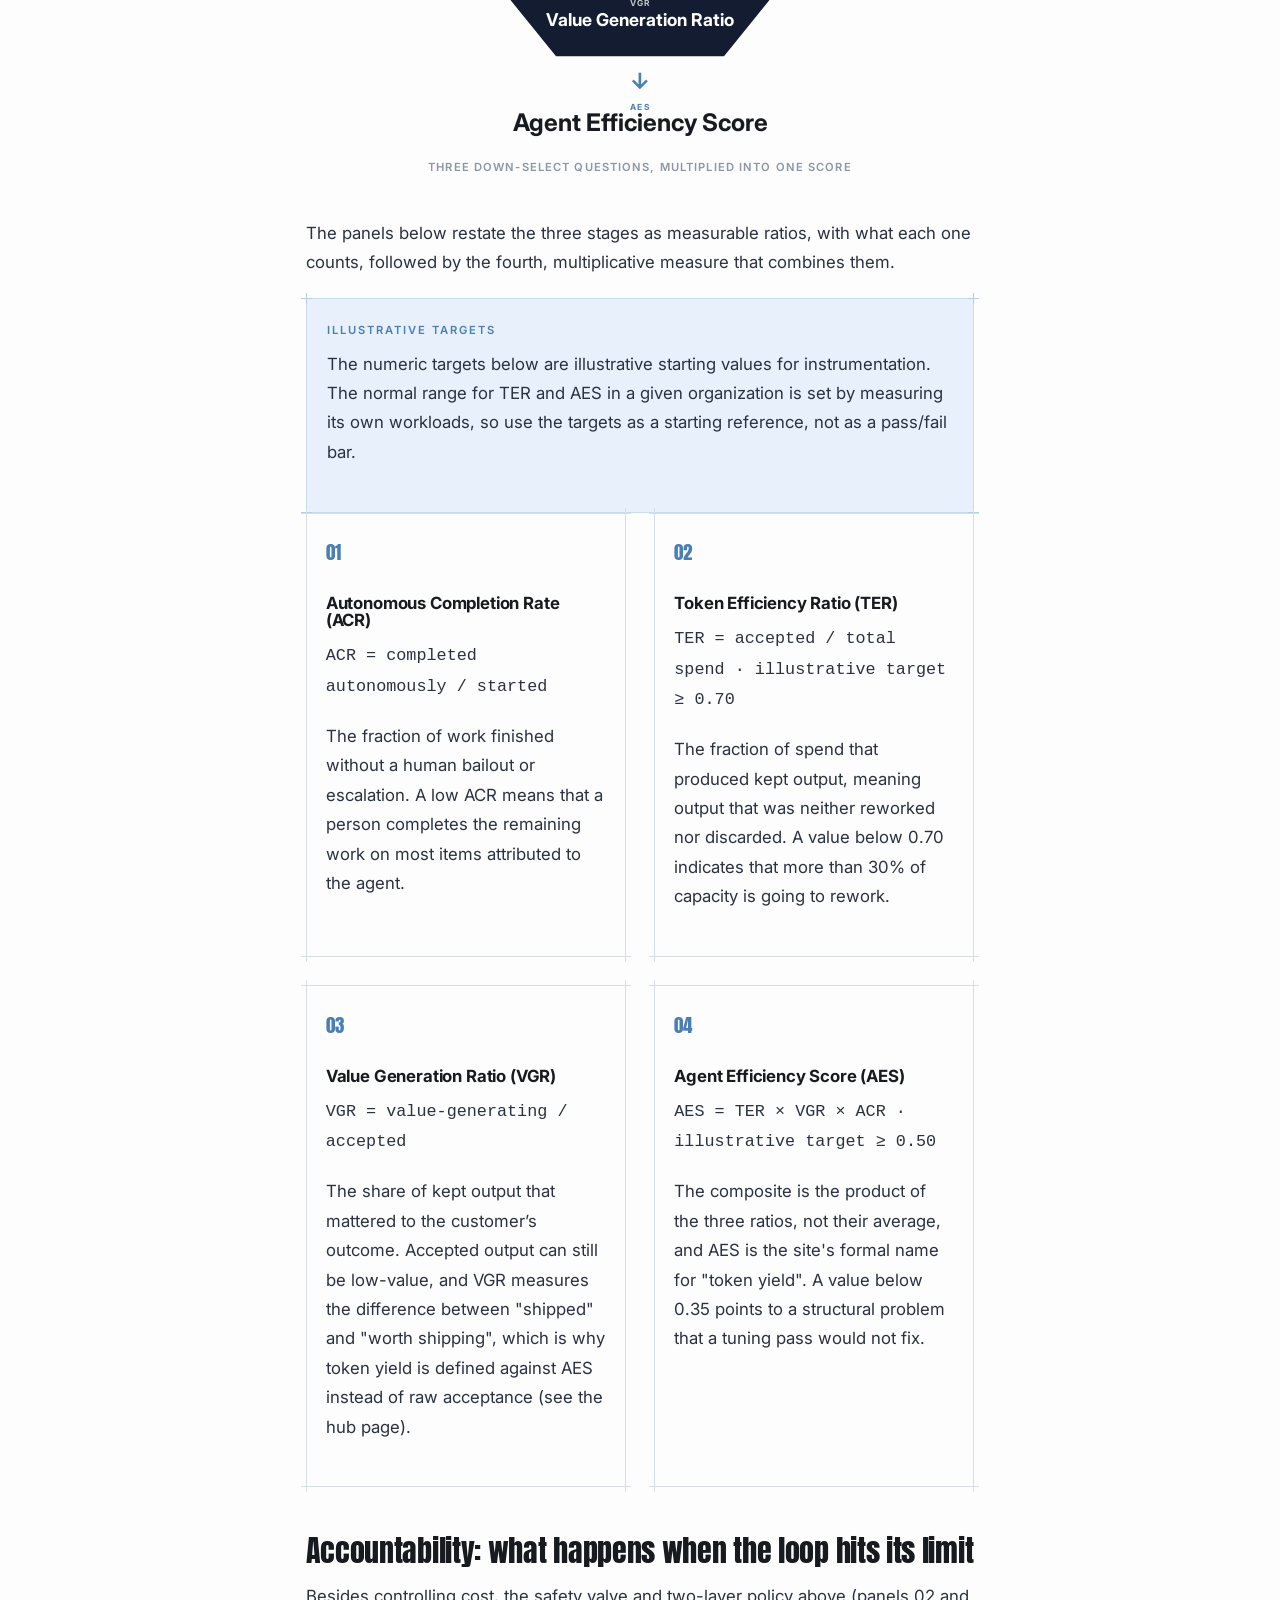
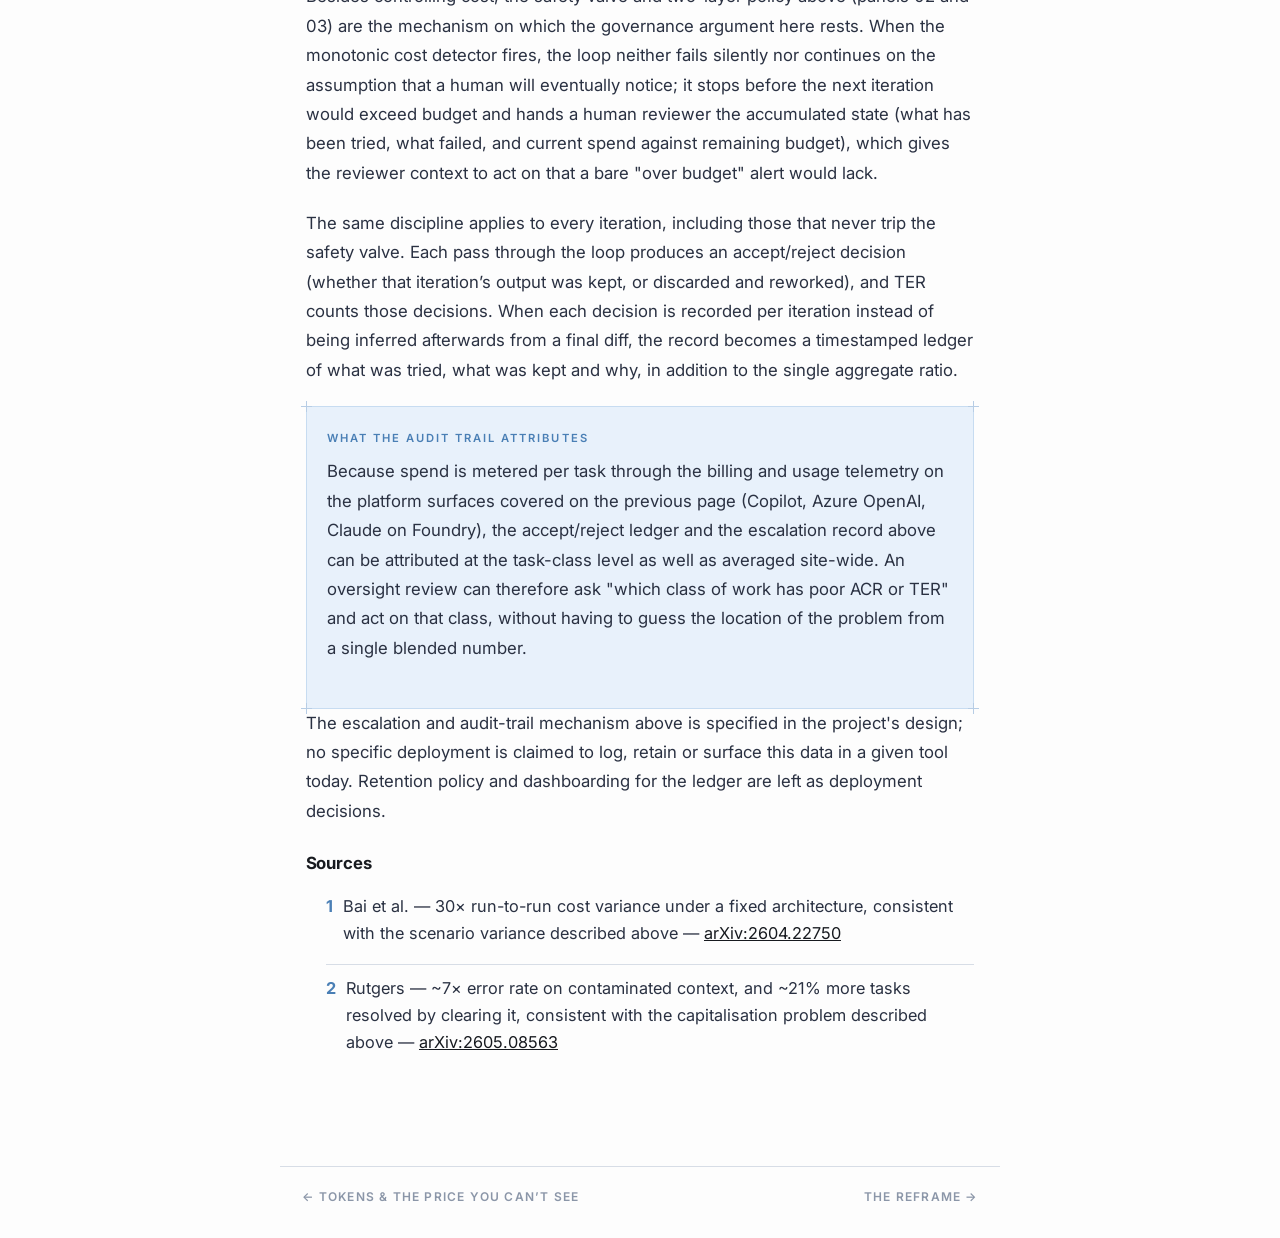
<file: page-3-agentic-loop.html>
<!doctype html>
<html lang="en">
<head>
<meta charset="utf-8">
<meta name="viewport" content="width=device-width, initial-scale=1">
<title>The Agent Loop — Token Yield Hub</title>
<link rel="preconnect" href="https://fonts.googleapis.com">
<link rel="preconnect" href="https://fonts.gstatic.com" crossorigin>
<link href="https://fonts.googleapis.com/css2?family=Anton&family=Inter:wght@400;500;600;700&display=swap" rel="stylesheet">
<link rel="stylesheet" href="assets/slides.css">
</head>
<body>

<nav class="site-nav">
  <a class="site-nav-home" href="index.html">Token Yield Hub</a>
  <a class="site-nav-cta" href="contact.html">Get in Touch</a>
</nav>

<header class="article-hero">
  <div class="article-hero-top">
    <div class="eyebrow">SEGMENT 2 · FUNDAMENTALS II</div>
    <div class="status-tag">THE AGENT LOOP</div>
  </div>
  <div class="inner">
    <h1>The Agent Loop</h1>
    <blockquote class="claim">&ldquo;The loop multiplies cost across repeated calls, while most of the resulting token spend remains outside the visible output.&rdquo;</blockquote>
    <p class="subhead">
      A single model call already carries five priced token classes, and an agentic task makes
      many such calls, cycling <strong>Read &rarr; Generate &rarr; Execute &rarr;
      Evaluate</strong> until the work passes or a limit is hit. Each repetition compounds the
      cost multiplicatively, and most of that multiplication never reaches the screen.
    </p>
  </div>
</header>

<main class="article-body">

  <h2>How per-call cost compounds across a loop</h2>
  <p>
    The loop has four steps: read the current state, generate a step, execute it and evaluate
    the result, repeating for as long as the work remains unfinished. Each pass is a full model
    call with its own five-part cost structure (input, reasoning, output, cache-write and
    cache-read).
  </p>

  <div class="callout">
    <span class="cross tl"></span><span class="cross tr"></span>
    <span class="cross bl"></span><span class="cross br"></span>
    <div class="eyebrow">THE LOOP COST MULTIPLIER</div>
    <p><code>cost &asymp; per-call cost &times; &#8467; (iterations) &times; f (fan-out)</code></p>
    <p>
      A one-dollar call looped 10 times costs $10, and with 3-way fan-out (parallel sub-agents)
      the same work item costs $30; the same multiplication applies to every item in a backlog.
    </p>
  </div>

  <div class="panel-row panel-row--3">
    <div class="panel">
      <span class="cross tl"></span><span class="cross tr"></span>
      <span class="cross bl"></span><span class="cross br"></span>
      <div class="num">01</div>
      <h3>The mechanics</h3>
      <p>Agentic systems cycle <strong>Read &rarr; Generate &rarr; Execute &rarr; Evaluate</strong>
        &rarr; repeat, until the work passes or a limit is hit, and each iteration is billed as a
        full model call.</p>
    </div>
    <div class="panel">
      <span class="cross tl"></span><span class="cross tr"></span>
      <span class="cross bl"></span><span class="cross br"></span>
      <div class="num">02</div>
      <h3>The safety valve</h3>
      <p>A halt-and-escalate mechanism (a monotonic cost detector) stops the loop and
        escalates to a human before the next iteration would exceed the remaining budget, so the
        loop never continues without a check against what is left to spend.</p>
    </div>
    <div class="panel">
      <span class="cross tl"></span><span class="cross tr"></span>
      <span class="cross bl"></span><span class="cross br"></span>
      <div class="num">03</div>
      <h3>Two-layer policy</h3>
      <p>Allocation policy (triage: which tier, which model, how many loops) is separate from
        execution policy (doing the work). Using lower-priced tokens for triage can reduce
        later rework on higher-priced models.</p>
    </div>
  </div>

  <h2>Prefill, decode and the KV cache inside a loop</h2>
  <p>
    The multiplier follows from the asymmetry between prefill and decode in how the accelerator
    does the work, the same asymmetry that prices output at around 5&times; input and a cache
    read far below a fresh input token (the Tokens page covers the prefill/decode mechanics and
    Foundry's cache-pricing regimes). Inside a loop, the component of that asymmetry with the
    largest effect on cost is the <strong>KV cache</strong>. During prefill, each layer computes
    a key/value vector per token so that later tokens can attend to earlier ones without
    recomputing them; that tensor must be read at every decode step for every token in context,
    with no sharing across sequences, which is why continuous batching amortizes the
    model&rsquo;s weights but not the KV cache. Most agent harnesses re-send the entire
    conversation history on every turn instead of sending a diff, so KV traffic compounds with
    each iteration, and the loop pays again for everything already in context each time it
    generates something new.
  </p>

  <h2>Four loop scenarios</h2>
  <p>
    In a single-shot completion, spend is roughly determined by the size of the input; in a loop
    the agent decides how many tokens to spend, and the outcome is undetermined before the run
    starts. The four scenarios below describe the resulting cost patterns.
  </p>

  <h3>The clean run</h3>
  <p>
    The best case has a stable prefix, a handful of turns and no churn. Even then each turn
    re-sends the whole history, so uncached input accumulates as <strong>O(N&sup2;)</strong> in
    turn count: <strong>on the input side, forty turns cost roughly sixteen times what ten turns
    cost, where linear growth would predict four times.</strong> Caching multiplies the curve by
    0.1 without changing its order, which matters because most intuitions about loop cost assume
    linear growth.
  </p>

  <div class="illustration">
    <svg viewBox="0 0 560 300" role="img" aria-labelledby="loop-illust-title loop-illust-desc">
      <title id="loop-illust-title">Cumulative uncached input grows quadratically with turn count</title>
      <desc id="loop-illust-desc">A line chart with turns on the x-axis and cumulative uncached input on the y-axis. The curve stays low through 10 turns, then bends sharply upward, reaching roughly sixteen times the 10-turn value by turn 40.</desc>
      <g font-family="Inter, sans-serif" font-size="12" fill="#3a4152">
        <!-- axes -->
        <line x1="40" y1="260" x2="520" y2="260" stroke="#d7dde6" stroke-width="1.5"></line>
        <line x1="40" y1="260" x2="40" y2="20" stroke="#d7dde6" stroke-width="1.5"></line>
        <text x="40" y="284" font-size="11" font-weight="600" letter-spacing="0.06em" fill="#8b96a8">TURNS &rarr;</text>
        <text x="40" y="14" font-size="11" font-weight="600" letter-spacing="0.06em" fill="#8b96a8">CUMULATIVE UNCACHED INPUT &uarr;</text>

        <!-- area under curve -->
        <path d="M 40,260 L 64,259.4 L 88,257.6 L 112,254.6 L 136,250.4 L 160,245 L 184,238.4 L 208,230.6 L 232,221.6 L 256,211.4 L 280,200 L 304,187.4 L 328,173.6 L 352,158.6 L 376,142.4 L 400,125 L 424,106.4 L 448,86.6 L 472,65.6 L 496,43.4 L 520,20 L 520,260 Z" fill="#7db4e6" opacity="0.16"></path>

        <!-- curve -->
        <path d="M 40,260 L 64,259.4 L 88,257.6 L 112,254.6 L 136,250.4 L 160,245 L 184,238.4 L 208,230.6 L 232,221.6 L 256,211.4 L 280,200 L 304,187.4 L 328,173.6 L 352,158.6 L 376,142.4 L 400,125 L 424,106.4 L 448,86.6 L 472,65.6 L 496,43.4 L 520,20" fill="none" stroke="#4a7fb5" stroke-width="2.5" stroke-linecap="round" stroke-linejoin="round"></path>

        <!-- guide lines + markers at turn 10 and turn 40 -->
        <line x1="160" y1="245" x2="160" y2="260" stroke="#b7cde5" stroke-width="1" stroke-dasharray="3,3"></line>
        <line x1="520" y1="20" x2="520" y2="260" stroke="#b7cde5" stroke-width="1" stroke-dasharray="3,3"></line>
        <circle cx="160" cy="245" r="4" fill="#4a7fb5"></circle>
        <circle cx="520" cy="20" r="4" fill="#131c30"></circle>

        <text x="160" y="278" text-anchor="middle" font-size="11">10 turns</text>
        <text x="520" y="278" text-anchor="end" font-size="11">40 turns</text>
        <text x="150" y="240" text-anchor="end" font-weight="700" fill="#4a7fb5">1&times;</text>
        <text x="500" y="30" text-anchor="end" font-weight="700" fill="#131c30">&asymp;16&times;</text>
      </g>
    </svg>
    <figcaption>Uncached input accumulates as O(N&sup2;) in turn count</figcaption>
  </div>

  <h3>The failed edit</h3>
  <p>
    When an agent makes a bad change, the tests fail and the agent reads the error and retries.
    The wasted tokens keep costing money after that point, because the failed attempt stays in
    the context, and on current models so does the reasoning that produced it; every subsequent
    turn re-reads that failure at input or cache-read rates, and the same quadratic accumulation
    applies to the failed work as to the successful work.
  </p>
  <div class="callout">
    <span class="cross tl"></span><span class="cross tr"></span>
    <span class="cross bl"></span><span class="cross br"></span>
    <div class="eyebrow">COST CARRYOVER FROM FAILED WORK</div>
    <p>
      In accounting terms, failed work remains capitalised in the context and incurs repeated
      input charges for the remainder of the session. This follows arithmetically from the loop
      re-sending history on every turn and depends on no assumption about agent behavior.
    </p>
  </div>

  <h3>The exploratory read</h3>
  <p>
    When the agent greps, lists and opens files, each tool result is input it chose to incur
    without knowing the size in advance, and reading one large file can inject more tokens than
    the entire preceding conversation. Two runs of an identical task against differently
    organized repositories can differ by an order of magnitude in spend with no difference in
    model, prompt or outcome.
  </p>

  <h3>The compaction event</h3>
  <p>
    When the context window fills, the harness compacts it, and three things happen at once: a
    large summarization generation billed at output rates, cache invalidation (the next turn
    writes to the cache instead of reading from it), and lossy compression that can cause the
    agent to redo work it has already done. Where the cache keys on an exact prefix, the
    invalidation is total. Compaction is therefore a step function in both cost and risk, and
    telemetry that samples only averages will not register it until it already dominates the
    bill.
  </p>

  <details class="go-deeper">
    <summary>GO DEEPER &mdash; fan-out and the early stop</summary>
    <div class="go-deeper-body">
      <p>
        <strong>Fan-out</strong> (spawning parallel sub-agents) duplicates the prefix, since
        each sub-agent carries its own system prompt and tool definitions, but the sub-agents&rsquo;
        transcripts never enter the parent&rsquo;s history; only their returned summaries do. The
        trade is N&times; duplicated prefix cost in exchange for a smaller quadratic term in the
        main thread. Below some task length fan-out is overhead with no offsetting saving, and
        above it fan-out is the cheaper topology; where the crossover sits has to be measured
        for each harness.
      </p>
      <p>
        <strong>The early stop</strong> can fail in either direction, because the agent decides
        for itself when it has finished: it can grind past the point of marginal value, or stop
        at 80% and hand a human the remaining 20%, which is usually the expensive 20%. Minimizing
        cost per token and minimizing cost per outcome are different objectives, and beyond a
        point they conflict.
      </p>
    </div>
  </details>

  <h2>Visible and submerged spend</h2>
  <div class="callout">
    <span class="cross tl"></span><span class="cross tr"></span>
    <span class="cross bl"></span><span class="cross br"></span>
    <div class="eyebrow">WHERE THE SPEND GOES</div>
    <p>
      Accepted output is the visible portion of the work. Reasoning tokens, intermediate
      context per iteration, tool-call results fed back in, discarded-and-regenerated rework,
      and fan-out and cache-write overhead remain outside it and together account for most of
      the spend.
    </p>
  </div>

  <h2>The funnel: how work becomes yield</h2>
  <p>
    Agent effort is converted into token yield through a down-select of three questions asked
    in order: whether the agent finished the work on its own, how much of what it finished was
    kept, and how much of what was kept mattered to the outcome. Each question narrows the
    field, and I call the product of the three answers the Agent Efficiency Score. Because the
    score is multiplicative, a low value in any one ratio reduces the composite even when the
    other two are high.
  </p>

  <div class="illustration">
    <svg viewBox="0 0 1200 780" role="img" aria-labelledby="funnel-illust-title funnel-illust-desc">
      <title id="funnel-illust-title">The funnel from all work started to Agent Efficiency Score</title>
      <desc id="funnel-illust-desc">An inverted funnel narrowing through three stages: Autonomous Completion Rate at the top (widest), Token Efficiency Ratio in the middle, and Value Generation Ratio at the bottom (narrowest), with an arrow pointing down to the Agent Efficiency Score.</desc>
      <text x="600" y="40" text-anchor="middle" font-family="Inter, sans-serif" font-size="16" font-weight="700" letter-spacing="2" fill="#8b96a8">ALL WORK STARTED</text>

      <polygon points="0,70 1200,70 1070.7,230 129.3,230" fill="#7db4e6"></polygon>
      <text x="600" y="116.88" text-anchor="middle" font-family="Inter, sans-serif" font-size="18" font-weight="700" letter-spacing="2.5" fill="#1a2438">ACR</text>
      <text x="600" y="169.32" text-anchor="middle" font-family="Inter, sans-serif" font-size="46" font-weight="700" fill="#131c30">Autonomous Completion Rate</text>

      <polygon points="145.4,250 1054.6,250 925.3,410 274.7,410" fill="#4a7fb5"></polygon>
      <text x="600" y="299.76" text-anchor="middle" font-family="Inter, sans-serif" font-size="18" font-weight="700" letter-spacing="2.5" fill="rgba(253,253,253,0.75)">TER</text>
      <text x="600" y="347.64" text-anchor="middle" font-family="Inter, sans-serif" font-size="42" font-weight="700" fill="#fdfdfd">Token Efficiency Ratio</text>

      <polygon points="290.8,430 909.2,430 780,590 420,590" fill="#131c30"></polygon>
      <text x="600" y="482.64" text-anchor="middle" font-family="Inter, sans-serif" font-size="18" font-weight="700" letter-spacing="2.5" fill="rgba(253,253,253,0.75)">VGR</text>
      <text x="600" y="525.96" text-anchor="middle" font-family="Inter, sans-serif" font-size="38" font-weight="700" fill="#fdfdfd">Value Generation Ratio</text>

      <text x="600" y="660" text-anchor="middle" font-family="Inter, sans-serif" font-size="48" font-weight="700" fill="#4a7fb5">&darr;</text>
      <text x="600" y="705" text-anchor="middle" font-family="Inter, sans-serif" font-size="18" font-weight="700" letter-spacing="2.5" fill="#4a7fb5">AES</text>
      <text x="600" y="750" text-anchor="middle" font-family="Inter, sans-serif" font-size="52" font-weight="700" fill="#171a1f">Agent Efficiency Score</text>
    </svg>
    <figcaption>Three down-select questions, multiplied into one score</figcaption>
  </div>

  <p>
    The panels below restate the three stages as measurable ratios, with what each one counts,
    followed by the fourth, multiplicative measure that combines them.
  </p>

  <div class="callout">
    <span class="cross tl"></span><span class="cross tr"></span>
    <span class="cross bl"></span><span class="cross br"></span>
    <div class="eyebrow">ILLUSTRATIVE TARGETS</div>
    <p>
      The numeric targets below are illustrative starting values for instrumentation. The
      normal range for TER and AES in a given organization is set by measuring its own
      workloads, so use the targets as a starting reference, not as a pass/fail bar.
    </p>
  </div>

  <div class="panel-row">
    <div class="panel">
      <span class="cross tl"></span><span class="cross tr"></span>
      <span class="cross bl"></span><span class="cross br"></span>
      <div class="num">01</div>
      <h3>Autonomous Completion Rate (ACR)</h3>
      <p><code>ACR = completed autonomously / started</code></p>
      <p>The fraction of work finished without a human bailout or escalation. A low ACR means
        that a person completes the remaining work on most items attributed to the agent.</p>
    </div>
    <div class="panel">
      <span class="cross tl"></span><span class="cross tr"></span>
      <span class="cross bl"></span><span class="cross br"></span>
      <div class="num">02</div>
      <h3>Token Efficiency Ratio (TER)</h3>
      <p><code>TER = accepted / total spend &middot; illustrative target &ge; 0.70</code></p>
      <p>The fraction of spend that produced kept output, meaning output that was neither
        reworked nor discarded. A value below 0.70 indicates that more than 30% of capacity
        is going to rework.</p>
    </div>
    <div class="panel">
      <span class="cross tl"></span><span class="cross tr"></span>
      <span class="cross bl"></span><span class="cross br"></span>
      <div class="num">03</div>
      <h3>Value Generation Ratio (VGR)</h3>
      <p><code>VGR = value-generating / accepted</code></p>
      <p>The share of kept output that mattered to the customer&rsquo;s outcome. Accepted output
        can still be low-value, and VGR measures the difference between "shipped" and "worth
        shipping", which is why token yield is defined against AES instead of raw acceptance
        (see the hub page).</p>
    </div>
    <div class="panel">
      <span class="cross tl"></span><span class="cross tr"></span>
      <span class="cross bl"></span><span class="cross br"></span>
      <div class="num">04</div>
      <h3>Agent Efficiency Score (AES)</h3>
      <p><code>AES = TER &times; VGR &times; ACR &middot; illustrative target &ge; 0.50</code></p>
      <p>The composite is the product of the three ratios, not their average, and AES is the
        site's formal name for "token yield". A value below 0.35 points to a structural
        problem that a tuning pass would not fix.</p>
    </div>
  </div>

  <h2>Accountability: what happens when the loop hits its limit</h2>
  <p>
    Besides controlling cost, the safety valve and two-layer policy above (panels 02 and 03) are
    the mechanism on which the governance argument here rests. When the monotonic cost detector
    fires, the loop neither fails silently nor continues on the assumption that a human will
    eventually notice; it stops before the next iteration would exceed budget and hands a human
    reviewer the accumulated state (what has been tried, what failed, and current spend against
    remaining budget), which gives the reviewer context to act on that a bare "over budget"
    alert would lack.
  </p>
  <p>
    The same discipline applies to every iteration, including those that never trip the safety
    valve. Each pass through the loop produces an accept/reject decision (whether that
    iteration&rsquo;s output was kept, or discarded and reworked), and TER counts those
    decisions. When each decision is recorded per iteration instead of being inferred afterwards
    from a final diff, the record becomes a timestamped ledger of what was tried, what was kept
    and why, in addition to the single aggregate ratio.
  </p>

  <div class="callout">
    <span class="cross tl"></span><span class="cross tr"></span>
    <span class="cross bl"></span><span class="cross br"></span>
    <div class="eyebrow">WHAT THE AUDIT TRAIL ATTRIBUTES</div>
    <p>
      Because spend is metered per task through the billing and usage telemetry on the platform
      surfaces covered on the previous page (Copilot, Azure OpenAI, Claude on Foundry), the
      accept/reject ledger and the escalation record above can be attributed at the task-class
      level as well as averaged site-wide. An oversight review can therefore ask "which class of
      work has poor ACR or TER" and act on that class, without having to guess the location of
      the problem from a single blended number.
    </p>
  </div>
  <p>
    The escalation and audit-trail mechanism above is specified in the project's design; no
    specific deployment is claimed to log, retain or surface this data in a given tool today.
    Retention policy and dashboarding for the ledger are left as deployment decisions.
  </p>

  <h3>Sources</h3>
  <ul class="citation-list">
    <li><span class="cite-num">1</span><span>Bai et al. &mdash; 30&times; run-to-run cost variance under a fixed architecture, consistent with the scenario variance described above &mdash; <a href="https://arxiv.org/abs/2604.22750" target="_blank" rel="noopener">arXiv:2604.22750</a></span></li>
    <li><span class="cite-num">2</span><span>Rutgers &mdash; ~7&times; error rate on contaminated context, and ~21% more tasks resolved by clearing it, consistent with the capitalisation problem described above &mdash; <a href="https://arxiv.org/abs/2605.08563" target="_blank" rel="noopener">arXiv:2605.08563</a></span></li>
  </ul>

</main>

<nav class="article-nav">
  <a href="page-2-tokens.html">&larr; Tokens &amp; the Price You Can&rsquo;t See</a>
  <a href="page-4-reframe.html">The Reframe &rarr;</a>
</nav>

</body>
</html>
</file>
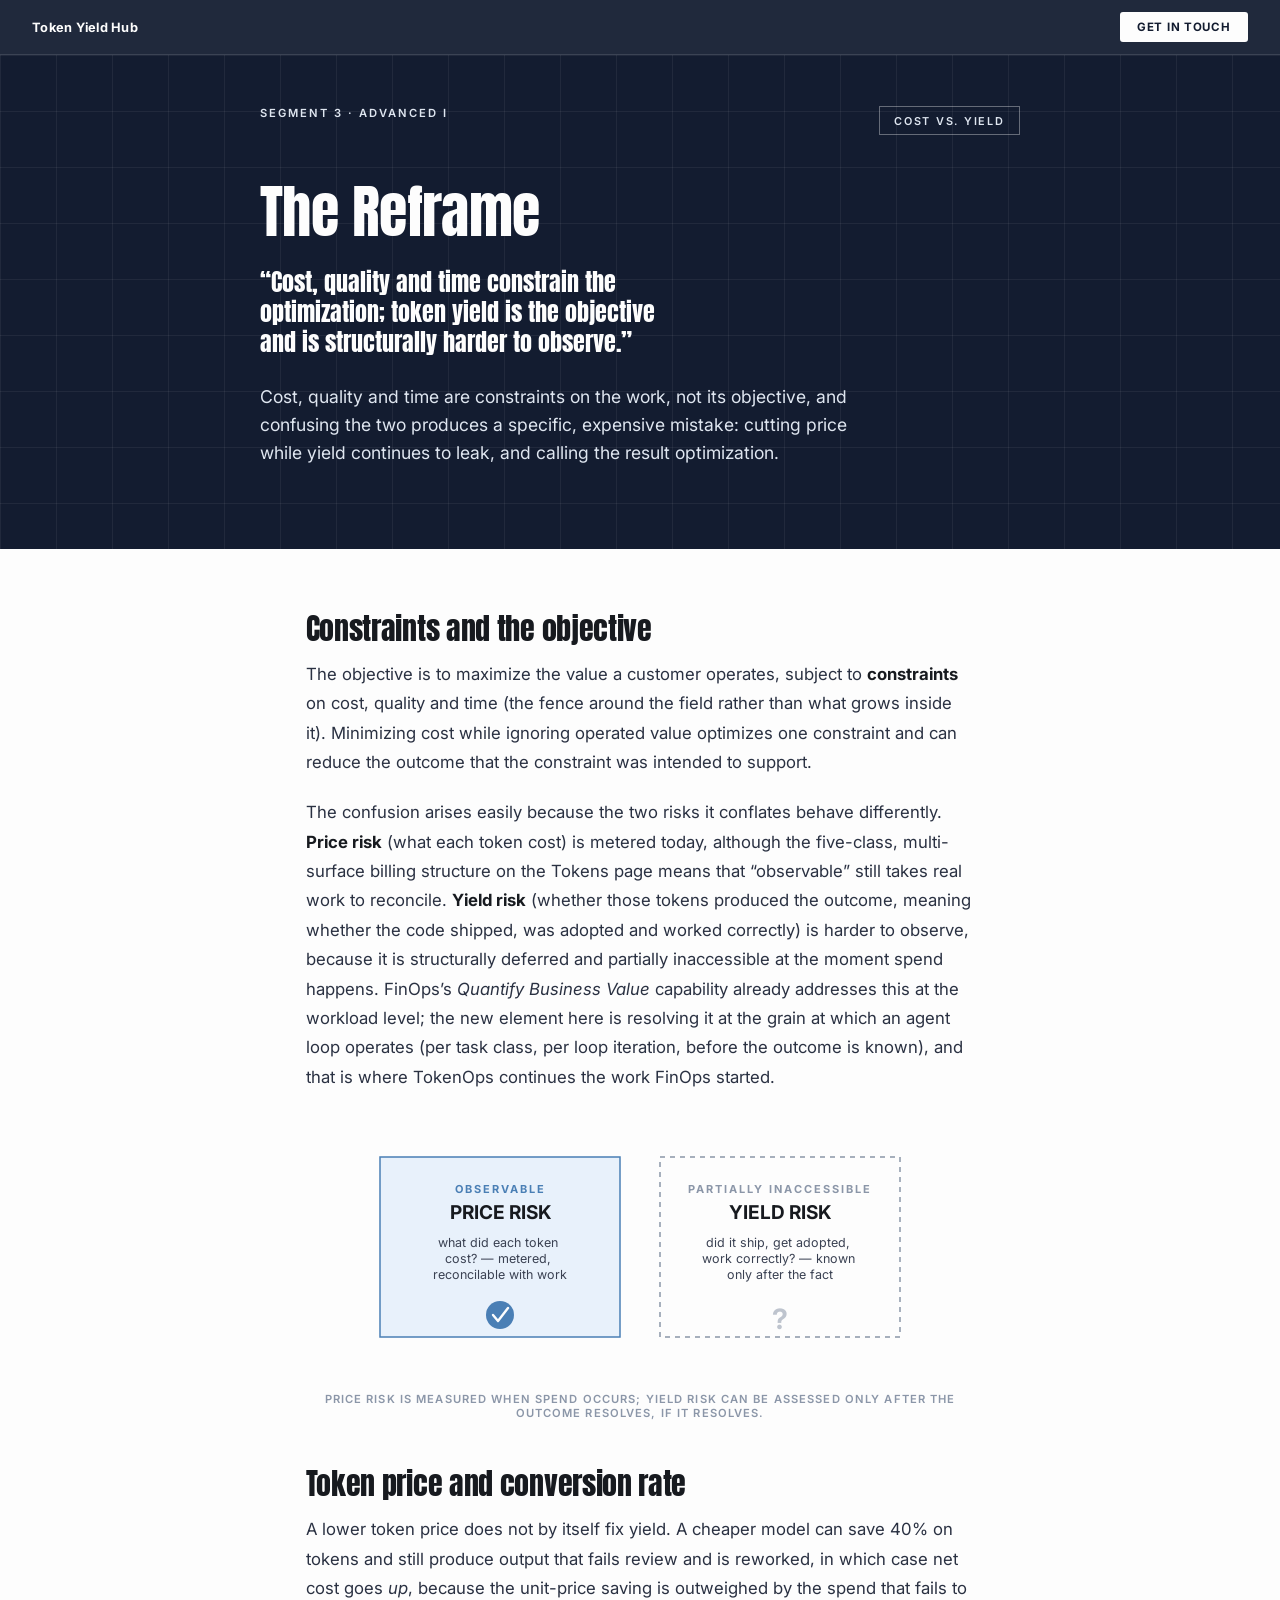
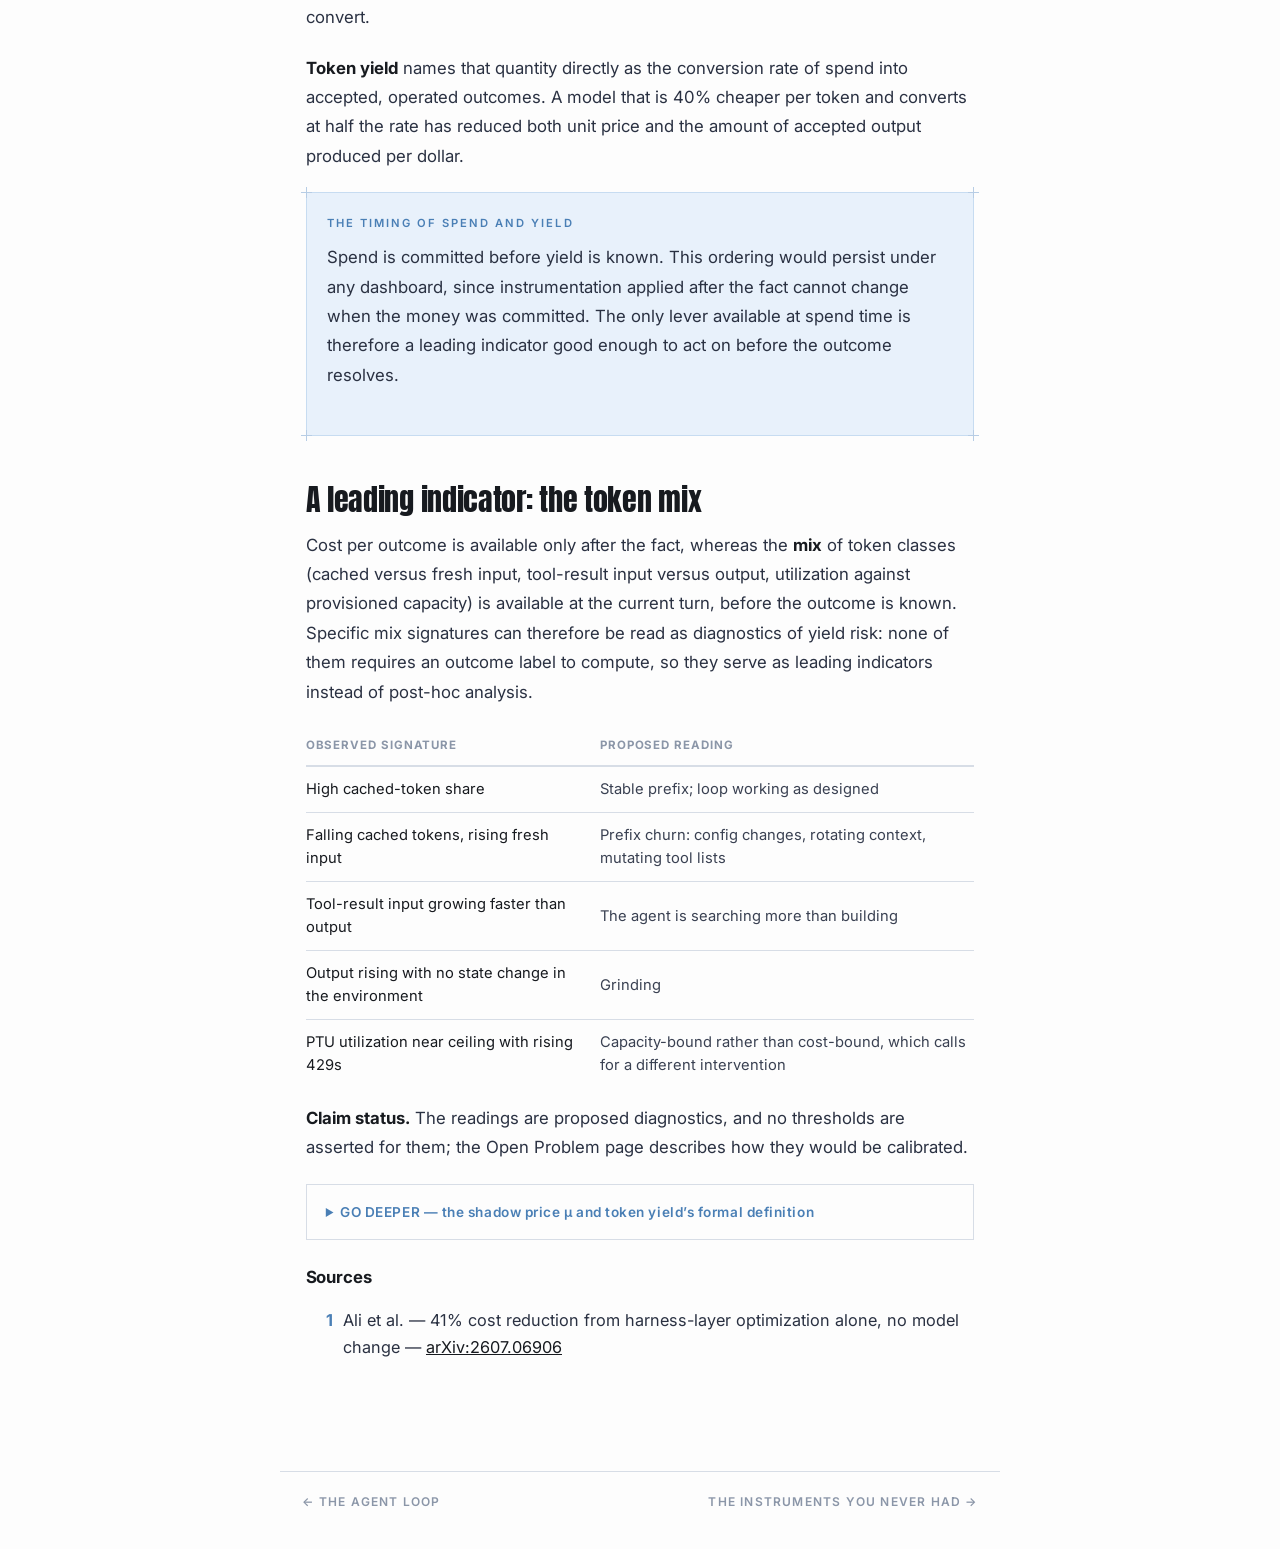
<file: page-4-reframe.html>
<!doctype html>
<html lang="en">
<head>
<meta charset="utf-8">
<meta name="viewport" content="width=device-width, initial-scale=1">
<title>The Reframe — Token Yield Hub</title>
<link rel="preconnect" href="https://fonts.googleapis.com">
<link rel="preconnect" href="https://fonts.gstatic.com" crossorigin>
<link href="https://fonts.googleapis.com/css2?family=Anton&family=Inter:wght@400;500;600;700&display=swap" rel="stylesheet">
<link rel="stylesheet" href="assets/slides.css">
</head>
<body>

<nav class="site-nav">
  <a class="site-nav-home" href="index.html">Token Yield Hub</a>
  <a class="site-nav-cta" href="contact.html">Get in Touch</a>
</nav>

<header class="article-hero">
  <div class="article-hero-top">
    <div class="eyebrow">SEGMENT 3 · ADVANCED I</div>
    <div class="status-tag">COST VS. YIELD</div>
  </div>
  <div class="inner">
    <h1>The Reframe</h1>
    <blockquote class="claim">&ldquo;Cost, quality and time constrain the optimization; token yield is the objective and is structurally harder to observe.&rdquo;</blockquote>
    <p class="subhead">
      Cost, quality and time are constraints on the work, not its objective, and confusing the
      two produces a specific, expensive mistake: cutting price while yield continues to leak,
      and calling the result optimization.
    </p>
  </div>
</header>

<main class="article-body">

  <h2>Constraints and the objective</h2>
  <p>
    The objective is to maximize the value a customer operates, subject to
    <strong>constraints</strong> on cost, quality and time (the fence around the field rather
    than what grows inside it). Minimizing cost while ignoring operated value optimizes one
    constraint and can reduce the outcome that the constraint was intended to support.
  </p>
  <p>
    The confusion arises easily because the two risks it conflates behave differently.
    <strong>Price risk</strong> (what each token cost) is metered today, although the
    five-class, multi-surface billing structure on the Tokens page means that
    &ldquo;observable&rdquo; still takes real work to reconcile. <strong>Yield risk</strong>
    (whether those tokens produced the outcome, meaning whether the code shipped, was adopted
    and worked correctly) is harder to observe, because it is structurally deferred and
    partially inaccessible at the moment spend happens. FinOps&rsquo;s <em>Quantify Business
    Value</em> capability already addresses this at the workload level; the new element here is
    resolving it at the grain at which an agent loop operates (per task class, per loop
    iteration, before the outcome is known), and that is where TokenOps continues the work
    FinOps started.
  </p>

  <div class="illustration">
    <svg viewBox="0 0 560 240" role="img" aria-labelledby="reframe-illust-title reframe-illust-desc">
      <title id="reframe-illust-title">Price risk versus yield risk</title>
      <desc id="reframe-illust-desc">Two panels side by side. The left panel, Price Risk, is solid-bordered and marked observable, with a checkmark. The right panel, Yield Risk, is dashed-bordered and marked partially inaccessible, with a faint question mark.</desc>
      <g font-family="Inter, sans-serif">
        <rect x="20" y="20" width="240" height="180" fill="#e8f1fb" stroke="#4a7fb5" stroke-width="1.5"></rect>
        <text x="140" y="56" text-anchor="middle" font-size="11" letter-spacing="2" font-weight="700" fill="#4a7fb5">OBSERVABLE</text>
        <text x="140" y="82" text-anchor="middle" font-size="19" font-weight="700" fill="#171a1f">PRICE RISK</text>
        <text x="140" y="110" text-anchor="middle" font-size="12.5" fill="#3a4152">
          <tspan x="140" dy="0">what did each token</tspan>
          <tspan x="140" dy="16">cost? &mdash; metered,</tspan>
          <tspan x="140" dy="16">reconcilable with work</tspan>
        </text>
        <circle cx="140" cy="178" r="14" fill="#4a7fb5"></circle>
        <path d="M133 178 L138 184 L148 171" fill="none" stroke="#fdfdfd" stroke-width="2.4" stroke-linecap="round" stroke-linejoin="round"></path>

        <rect x="300" y="20" width="240" height="180" fill="none" stroke="#8b96a8" stroke-width="1.5" stroke-dasharray="5,5"></rect>
        <text x="420" y="56" text-anchor="middle" font-size="11" letter-spacing="2" font-weight="700" fill="#8b96a8">PARTIALLY INACCESSIBLE</text>
        <text x="420" y="82" text-anchor="middle" font-size="19" font-weight="700" fill="#171a1f">YIELD RISK</text>
        <text x="420" y="110" text-anchor="middle" font-size="12.5" fill="#3a4152">
          <tspan x="420" dy="0">did it ship, get adopted,</tspan>
          <tspan x="420" dy="16">work correctly? &mdash; known</tspan>
          <tspan x="420" dy="16">only after the fact</tspan>
        </text>
        <text x="420" y="192" text-anchor="middle" font-size="28" font-weight="700" fill="#8b96a8" opacity="0.55">?</text>
      </g>
    </svg>
    <figcaption>Price risk is measured when spend occurs; yield risk can be assessed only after the outcome resolves, if it resolves.</figcaption>
  </div>

  <h2>Token price and conversion rate</h2>
  <p>
    A lower token price does not by itself fix yield. A cheaper model can save 40% on tokens and
    still produce output that fails review and is reworked, in which case net cost goes
    <em>up</em>, because the unit-price saving is outweighed by the spend that fails to
    convert.
  </p>
  <p>
    <strong>Token yield</strong> names that quantity directly as the conversion rate of spend
    into accepted, operated outcomes. A model that is 40% cheaper per token and converts at half
    the rate has reduced both unit price and the amount of accepted output produced per dollar.
  </p>

  <div class="callout">
    <span class="cross tl"></span><span class="cross tr"></span>
    <span class="cross bl"></span><span class="cross br"></span>
    <div class="eyebrow">THE TIMING OF SPEND AND YIELD</div>
    <p>
      Spend is committed before yield is known. This ordering would persist under any dashboard,
      since instrumentation applied after the fact cannot change when the money was committed.
      The only lever available at spend time is therefore a leading indicator good enough to act
      on before the outcome resolves.
    </p>
  </div>

  <h2>A leading indicator: the token mix</h2>
  <p>
    Cost per outcome is available only after the fact, whereas the <strong>mix</strong> of token
    classes (cached versus fresh input, tool-result input versus output, utilization against
    provisioned capacity) is available at the current turn, before the outcome is known. Specific
    mix signatures can therefore be read as diagnostics of yield
    risk: none of them requires an outcome label to compute, so they serve as
    leading indicators instead of post-hoc analysis.
  </p>

  <div style="overflow-x:auto;">
    <table style="width:100%; border-collapse:collapse; font-size:0.92rem; line-height:1.55; margin: 0 0 1rem;">
      <thead>
        <tr>
          <th style="text-align:left; padding:0.6rem 0.8rem 0.6rem 0; border-bottom:2px solid #d7dde6; font-size:0.72rem; font-weight:700; letter-spacing:0.08em; text-transform:uppercase; color:#8b96a8;">Observed signature</th>
          <th style="text-align:left; padding:0.6rem 0 0.6rem 0.8rem; border-bottom:2px solid #d7dde6; font-size:0.72rem; font-weight:700; letter-spacing:0.08em; text-transform:uppercase; color:#8b96a8;">Proposed reading</th>
        </tr>
      </thead>
      <tbody>
        <tr>
          <td style="padding:0.7rem 0.8rem 0.7rem 0; border-bottom:1px solid #d7dde6; color:#171a1f;">High cached-token share</td>
          <td style="padding:0.7rem 0 0.7rem 0.8rem; border-bottom:1px solid #d7dde6; color:#3a4152;">Stable prefix; loop working as designed</td>
        </tr>
        <tr>
          <td style="padding:0.7rem 0.8rem 0.7rem 0; border-bottom:1px solid #d7dde6; color:#171a1f;">Falling cached tokens, rising fresh input</td>
          <td style="padding:0.7rem 0 0.7rem 0.8rem; border-bottom:1px solid #d7dde6; color:#3a4152;">Prefix churn: config changes, rotating context, mutating tool lists</td>
        </tr>
        <tr>
          <td style="padding:0.7rem 0.8rem 0.7rem 0; border-bottom:1px solid #d7dde6; color:#171a1f;">Tool-result input growing faster than output</td>
          <td style="padding:0.7rem 0 0.7rem 0.8rem; border-bottom:1px solid #d7dde6; color:#3a4152;">The agent is searching more than building</td>
        </tr>
        <tr>
          <td style="padding:0.7rem 0.8rem 0.7rem 0; border-bottom:1px solid #d7dde6; color:#171a1f;">Output rising with no state change in the environment</td>
          <td style="padding:0.7rem 0 0.7rem 0.8rem; border-bottom:1px solid #d7dde6; color:#3a4152;">Grinding</td>
        </tr>
        <tr>
          <td style="padding:0.7rem 0.8rem 0.7rem 0; color:#171a1f;">PTU utilization near ceiling with rising 429s</td>
          <td style="padding:0.7rem 0 0.7rem 0.8rem; color:#3a4152;">Capacity-bound rather than cost-bound, which calls for a different intervention</td>
        </tr>
      </tbody>
    </table>
  </div>
  <p>
    <strong>Claim status.</strong> The readings are proposed diagnostics, and no thresholds are
    asserted for them; the Open Problem page describes how they would be calibrated.
  </p>

  <details class="go-deeper">
    <summary>GO DEEPER &mdash; the shadow price &mu; and token yield&rsquo;s formal definition</summary>
    <div class="go-deeper-body">
      <p>
        The public framing of token yield stops at one symbol, &mu;, and my underlying
        optimization framework formalizes the rest as a constrained optimization over spend
        allocation. The model below describes the framework as designed.
      </p>
      <p>
        <strong>Shadow price &mu;.</strong> &mu; is the dual variable (Lagrange multiplier) on the
        budget constraint; it prices the marginal value of one more unit of spend at the
        current allocation and is the one symbol carried into the simplified public framing.
        <strong>Value of Token (VoT)</strong>, <code class="formula">VoT = &Delta;&Pi;&#7522; / &Delta;c&#7522;</code>,
        is the ratio of incremental engagement value to incremental cost when upgrading an
        item&rsquo;s configuration; an upgrade is accepted only if VoT clears the hurdle
        <code class="formula">h&#7522; = (1 + &mu;) &times; &Delta;c&#7522;</code>, which tightens
        automatically as &mu; rises.
      </p>
      <p>
        <strong>Conversion framing.</strong> TER, VGR, ACR, and AES (defined on the Agent Loop
        page) sit downstream of this and measure whether spend converted to accepted,
        value-generating, autonomously completed outcomes, which is the same spend-to-yield
        conversion that &mu; prices at the margin.
      </p>
    </div>
  </details>

  <h3>Sources</h3>
  <ul class="citation-list">
    <li><span class="cite-num">1</span><span>Ali et al. &mdash; 41% cost reduction from harness-layer optimization alone, no model change &mdash; <a href="https://arxiv.org/abs/2607.06906" target="_blank" rel="noopener">arXiv:2607.06906</a></span></li>
  </ul>
</main>

<nav class="article-nav">
  <a href="page-3-agentic-loop.html">&larr; The Agent Loop</a>
  <a href="page-5-instruments.html">The Instruments You Never Had &rarr;</a>
</nav>

</body>
</html>
</file>
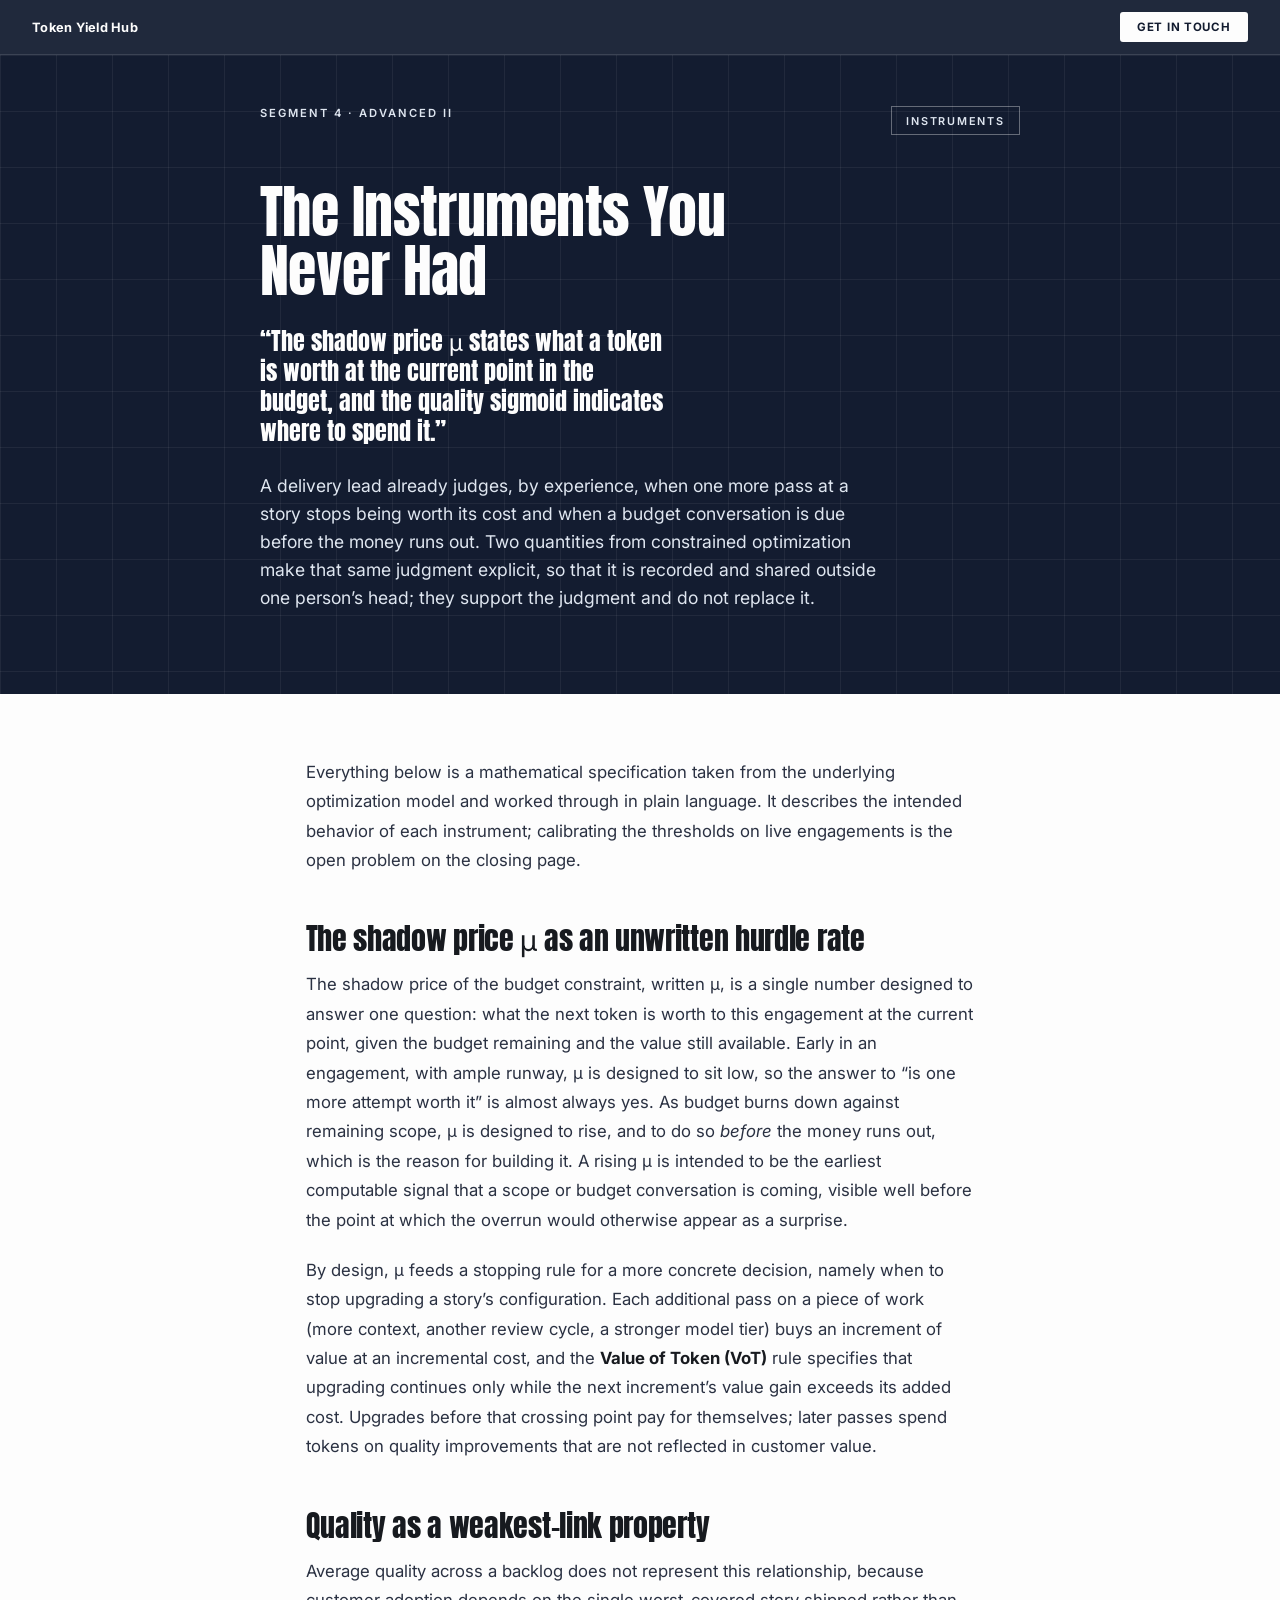
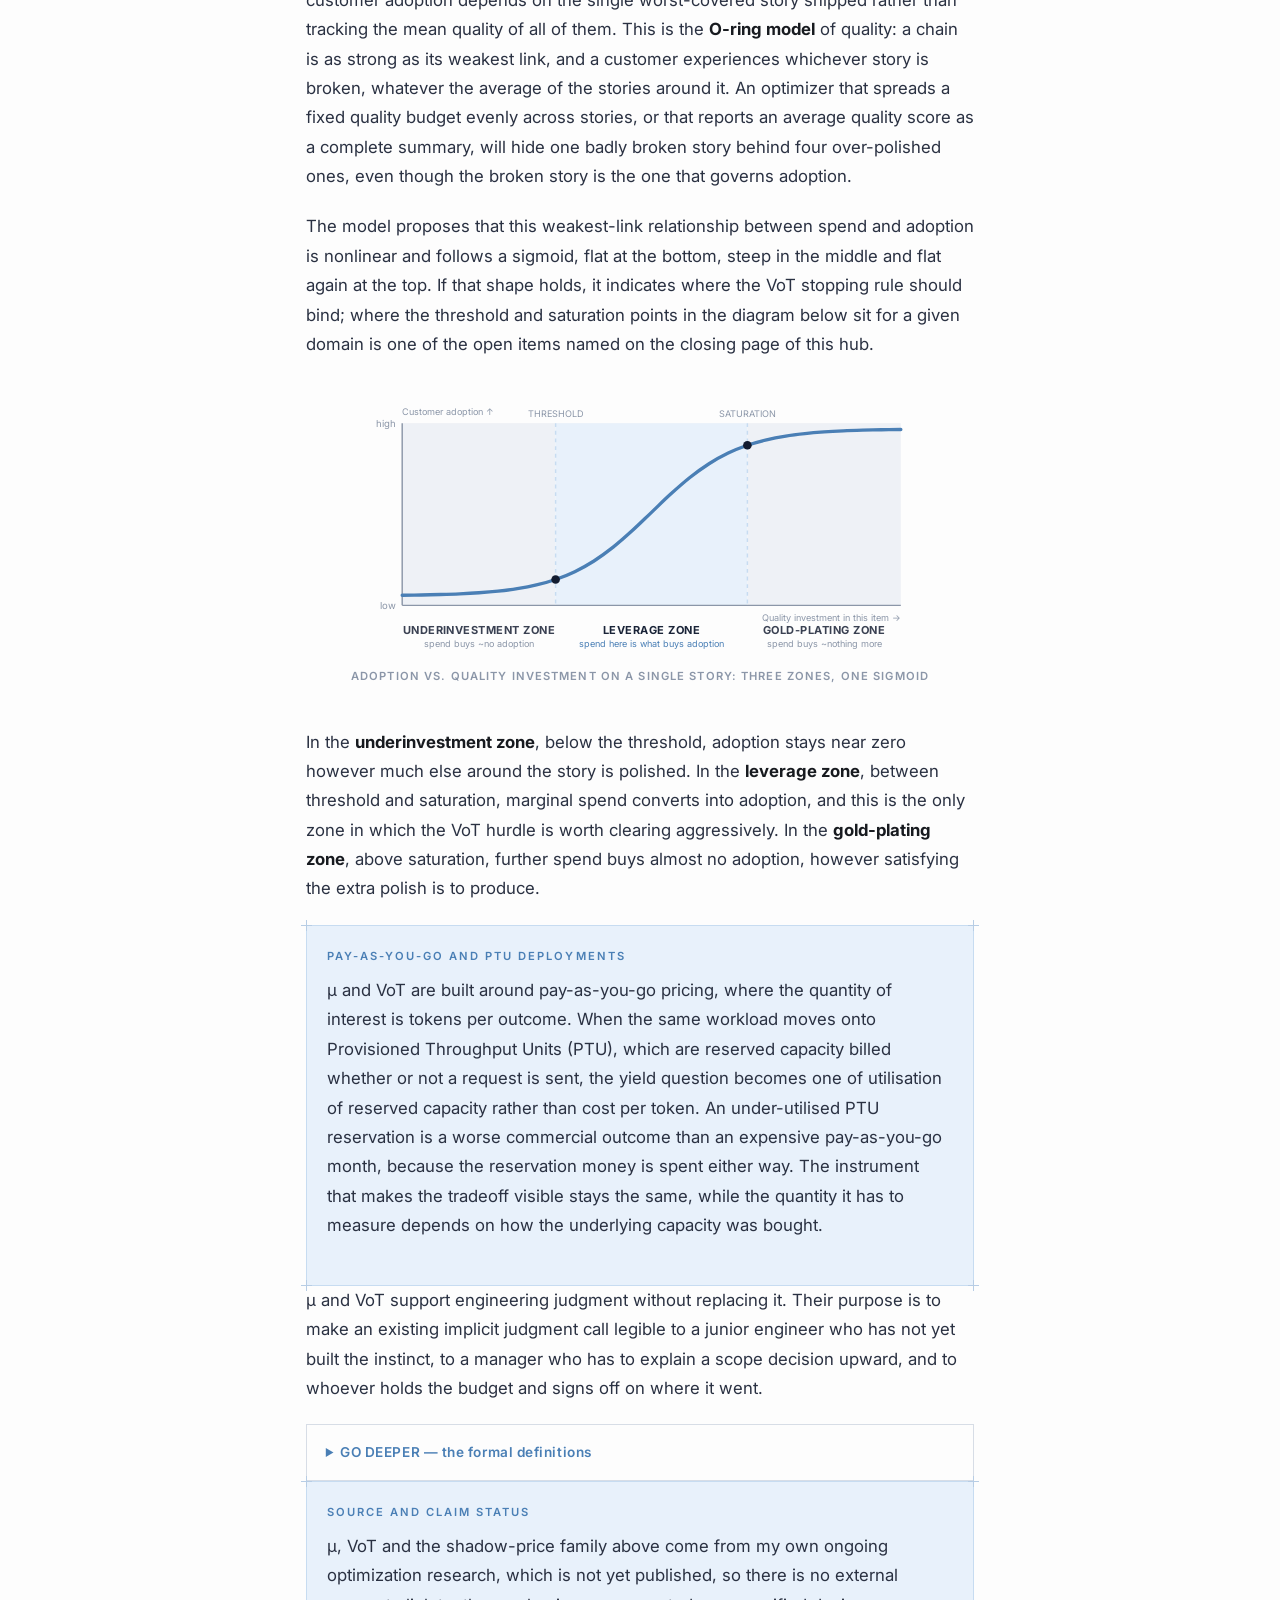
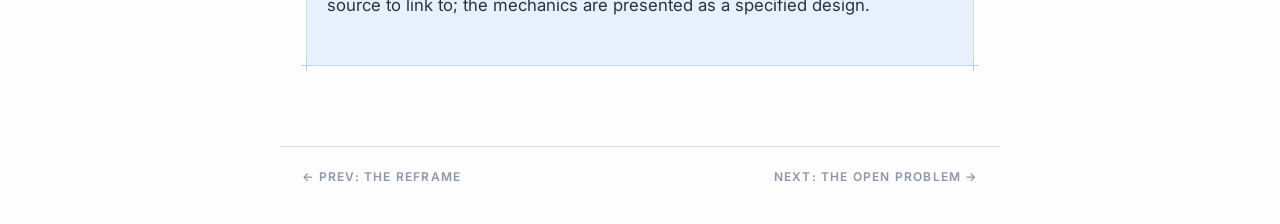
<file: page-5-instruments.html>
<!doctype html>
<html lang="en">
<head>
<meta charset="utf-8">
<meta name="viewport" content="width=device-width, initial-scale=1">
<title>The Instruments You Never Had — Token Yield Hub</title>
<link rel="preconnect" href="https://fonts.googleapis.com">
<link rel="preconnect" href="https://fonts.gstatic.com" crossorigin>
<link href="https://fonts.googleapis.com/css2?family=Anton&family=Inter:wght@400;500;600;700&display=swap" rel="stylesheet">
<link rel="stylesheet" href="assets/slides.css">
</head>
<body>

<nav class="site-nav">
  <a class="site-nav-home" href="index.html">Token Yield Hub</a>
  <a class="site-nav-cta" href="contact.html">Get in Touch</a>
</nav>

<header class="article-hero">
  <div class="article-hero-top">
    <div class="eyebrow">SEGMENT 4 · ADVANCED II</div>
    <div class="status-tag">INSTRUMENTS</div>
  </div>
  <div class="inner">
    <h1>The Instruments You Never Had</h1>
    <blockquote class="claim">&ldquo;The shadow price &mu; states what a token is worth at the current point in the budget, and the quality sigmoid indicates where to spend it.&rdquo;</blockquote>
    <p class="subhead">
      A delivery lead already judges, by experience, when one more pass at a story stops
      being worth its cost and when a budget conversation is due before the money runs
      out. Two quantities from constrained optimization make that same judgment explicit,
      so that it is recorded and shared outside one person&rsquo;s head; they support the
      judgment and do not replace it.
    </p>
  </div>
</header>

<main class="article-body">

  <p>
    Everything below is a
    mathematical specification taken from the underlying optimization model and
    worked through in plain language. It describes the intended behavior of each
    instrument; calibrating the thresholds on live engagements is the open
    problem on the closing page.
  </p>

  <h2>The shadow price &mu; as an unwritten hurdle rate</h2>
  <p>
    The shadow price of the budget constraint, written &mu;, is a single number
    designed to answer one question: what the next token is worth to this
    engagement at the current point, given the budget remaining and the value
    still available. Early in an engagement, with ample runway, &mu; is designed
    to sit low, so the answer to &ldquo;is one more attempt worth it&rdquo; is
    almost always yes. As budget burns down against remaining scope, &mu; is
    designed to rise, and to do so <em>before</em> the money runs out, which is
    the reason for building it. A rising &mu; is intended to be the earliest
    computable signal that a scope or budget conversation is coming, visible well
    before the point at which the overrun would otherwise appear as a surprise.
  </p>
  <p>
    By design, &mu; feeds a stopping rule for a more concrete decision, namely
    when to stop upgrading a story&rsquo;s configuration. Each additional pass on
    a piece of work (more context, another review cycle, a stronger model tier)
    buys an increment of value at an incremental cost, and the
    <strong>Value of Token (VoT)</strong> rule specifies that upgrading continues
    only while the next increment&rsquo;s value gain exceeds its added cost.
    Upgrades before that crossing point pay for themselves; later passes spend
    tokens on quality improvements that are not reflected in customer value.
  </p>

  <h2>Quality as a weakest-link property</h2>
  <p>
    Average quality across a backlog does not represent this relationship,
    because customer adoption depends on the single worst-covered story shipped
    rather than tracking the mean quality of all of them. This is the
    <strong>O-ring model</strong> of quality: a chain is as strong as its weakest
    link, and a customer experiences whichever story is broken, whatever the
    average of the stories around it. An optimizer that spreads a fixed quality
    budget evenly across stories, or that reports an average quality score as a
    complete summary, will hide one badly broken story behind four
    over-polished ones, even though the broken story is the one that governs adoption.
  </p>
  <p>
    The model proposes that this weakest-link relationship between spend and
    adoption is nonlinear and follows a sigmoid, flat at the bottom, steep in the
    middle and flat again at the top. If that shape holds, it indicates where the
    VoT stopping rule should bind; where the threshold and
    saturation points in the diagram below sit for a given domain is one
    of the open items named on the closing page of this hub.
  </p>

  <div class="illustration">
    <svg viewBox="-24 0 584 260" role="img" aria-labelledby="inst-illust-title inst-illust-desc">
      <title id="inst-illust-title">The three zones of the quality-adoption curve</title>
      <desc id="inst-illust-desc">An S-curve plotting customer adoption against quality investment in a single story. Below a threshold, adoption stays near zero — the underinvestment zone. Through a middle band, adoption rises steeply with each increment of spend — the leverage zone. Above a saturation point, further spend buys almost no additional adoption — the gold-plating zone.</desc>
      <g>
        <!-- zone backgrounds -->
        <rect x="20" y="20" width="160" height="190" fill="#eef1f6"></rect>
        <rect x="180" y="20" width="200" height="190" fill="#e8f1fb"></rect>
        <rect x="380" y="20" width="160" height="190" fill="#eef1f6"></rect>
        <!-- zone boundary dashed lines -->
        <line x1="180" y1="20" x2="180" y2="210" stroke="#c7dcf1" stroke-width="1.5" stroke-dasharray="4 4"></line>
        <line x1="380" y1="20" x2="380" y2="210" stroke="#c7dcf1" stroke-width="1.5" stroke-dasharray="4 4"></line>
        <!-- axes -->
        <line x1="20" y1="210" x2="540" y2="210" stroke="#8b96a8" stroke-width="1.5"></line>
        <line x1="20" y1="20" x2="20" y2="210" stroke="#8b96a8" stroke-width="1.5"></line>
        <!-- the sigmoid — logistic curve (center=280, scale=45) sampled every 20 units
             from x=20..540 and fit as a Catmull-Rom spline converted to cubic Beziers,
             giving continuous tangents at every join (0.0000deg kink, vs. an 11deg kink
             at x=320 in the old hand-authored 3-segment version). -->
        <path d="M20.00,199.46 C23.33,199.41 33.33,199.29 40.00,199.16 C46.67,199.04 53.33,198.90 60.00,198.70 C66.67,198.50 73.33,198.29 80.00,197.98 C86.67,197.68 93.33,197.34 100.00,196.87 C106.67,196.40 113.33,195.88 120.00,195.17 C126.67,194.45 133.33,193.66 140.00,192.58 C146.67,191.50 153.33,190.29 160.00,188.70 C166.67,187.10 173.33,185.30 180.00,182.99 C186.67,180.68 193.33,178.06 200.00,174.84 C206.67,171.63 213.33,167.96 220.00,163.70 C226.67,159.45 233.33,154.59 240.00,149.31 C246.67,144.03 253.33,138.07 260.00,132.02 C266.67,125.97 273.33,119.34 280.00,113.00 C286.67,106.66 293.33,100.03 300.00,93.98 C306.67,87.93 313.33,81.97 320.00,76.69 C326.67,71.41 333.33,66.55 340.00,62.30 C346.67,58.04 353.33,54.37 360.00,51.16 C366.67,47.94 373.33,45.32 380.00,43.01 C386.67,40.70 393.33,38.90 400.00,37.30 C406.67,35.71 413.33,34.50 420.00,33.42 C426.67,32.34 433.33,31.55 440.00,30.83 C446.67,30.12 453.33,29.60 460.00,29.13 C466.67,28.66 473.33,28.32 480.00,28.02 C486.67,27.71 493.33,27.50 500.00,27.30 C506.67,27.10 513.33,26.96 520.00,26.84 C526.67,26.71 536.67,26.59 540.00,26.54"
              fill="none" stroke="#4a7fb5" stroke-width="3.5" stroke-linecap="round"></path>
        <!-- boundary markers — cy computed by direct evaluation of the same curve
             function at the marker's x, so each dot sits exactly on the path
             (old SATURATION dot was 3.8px off the actual curve at that x). -->
        <circle cx="180" cy="182.99" r="4.5" fill="#131c30"></circle>
        <circle cx="380" cy="43.01" r="4.5" fill="#131c30"></circle>
      </g>
      <g font-family="Inter, sans-serif" fill="#3a4152">
        <text x="100" y="240" font-size="11.5" font-weight="700" text-anchor="middle" letter-spacing="0.5">UNDERINVESTMENT ZONE</text>
        <text x="100" y="253" font-size="9.5" text-anchor="middle" fill="#8b96a8">spend buys ~no adoption</text>
        <text x="280" y="240" font-size="11.5" font-weight="700" text-anchor="middle" letter-spacing="0.5" fill="#1a2438">LEVERAGE ZONE</text>
        <text x="280" y="253" font-size="9.5" text-anchor="middle" fill="#4a7fb5">spend here is what buys adoption</text>
        <text x="460" y="240" font-size="11.5" font-weight="700" text-anchor="middle" letter-spacing="0.5">GOLD-PLATING ZONE</text>
        <text x="460" y="253" font-size="9.5" text-anchor="middle" fill="#8b96a8">spend buys ~nothing more</text>
        <text x="180" y="14" font-size="9.5" text-anchor="middle" fill="#8b96a8">THRESHOLD</text>
        <text x="380" y="14" font-size="9.5" text-anchor="middle" fill="#8b96a8">SATURATION</text>
        <text x="14" y="24" font-size="10" text-anchor="end" fill="#8b96a8">high</text>
        <text x="14" y="214" font-size="10" text-anchor="end" fill="#8b96a8">low</text>
        <text x="280" y="234" font-size="0" text-anchor="middle"></text>
      </g>
      <g font-family="Inter, sans-serif" font-size="9.5" fill="#8b96a8">
        <text x="20" y="11" text-anchor="start">Customer adoption &uarr;</text>
        <text x="540" y="226" text-anchor="end">Quality investment in this item &rarr;</text>
      </g>
    </svg>
    <figcaption>Adoption vs. quality investment on a single story: three zones, one sigmoid</figcaption>
  </div>

  <p>
    In the <strong>underinvestment zone</strong>, below the threshold, adoption
    stays near zero however much else around the story is polished. In the
    <strong>leverage zone</strong>, between threshold and saturation, marginal
    spend converts into adoption, and this is the only zone in which the VoT
    hurdle is worth clearing aggressively. In the <strong>gold-plating zone</strong>,
    above saturation, further spend buys almost no adoption, however satisfying
    the extra polish is to produce.
  </p>

  <div class="callout">
    <span class="cross tl"></span><span class="cross tr"></span>
    <span class="cross bl"></span><span class="cross br"></span>
    <div class="eyebrow">PAY-AS-YOU-GO AND PTU DEPLOYMENTS</div>
    <p>
      &mu; and VoT are built around pay-as-you-go pricing, where the quantity of
      interest is tokens per outcome. When the same workload moves onto
      Provisioned Throughput Units (PTU), which are reserved capacity billed
      whether or not a request is sent, the yield question becomes one of
      utilisation of reserved capacity rather than cost per token. An
      under-utilised PTU reservation is a worse commercial outcome than an
      expensive pay-as-you-go month, because the reservation money is spent
      either way. The instrument that makes the tradeoff visible stays the same,
      while the quantity it has to measure depends on how the underlying capacity
      was bought.
    </p>
  </div>

  <p>
    &mu; and VoT support engineering judgment without replacing it. Their purpose
    is to make an existing implicit judgment
    call legible to a junior engineer who has not yet built the instinct, to a
    manager who has to explain a scope decision upward, and to whoever holds the
    budget and signs off on where it went.
  </p>

  <details class="go-deeper">
    <summary>GO DEEPER &mdash; the formal definitions</summary>
    <div class="go-deeper-body">
      <p>
        The definitions below
        are the operating-rule form used in the underlying optimization framework,
        stated as a mathematical specification.
      </p>
      <p>
        <strong>&mu; as a Lagrangian shadow price.</strong> &mu; is the dual
        multiplier on the budget constraint in the engagement&rsquo;s
        constrained-optimization formulation, and one of a family of shadow
        prices <span class="formula">(&mu;, &nu;<sub>k</sub>, &lambda;, &xi;)</span>
        attached respectively to the budget, per-item quality floors, deadline,
        and tail-risk constraints. It is designed to be tracked live alongside the
        optimality-gap certificate <span class="formula">z<sup>UB</sup> &minus;
        z<sup>LB</sup></span>, which distinguishes budget pressure that calls for
        tightening constraints from pressure that is only an artifact of
        integer rounding.
      </p>
      <p>
        <strong>Other shadow prices.</strong> &mu; is the one this page
        develops in full because it has a worked stopping rule (VoT, below). The
        other three are specified in the same model but not built out here to
        the same depth:
      </p>
      <ul>
        <li>
          <span class="formula">&nu;<sub>k</sub></span> is the shadow price on
          item <span class="formula">k</span>&rsquo;s own quality floor, so its
          scope is one story within the engagement.
          The specification has it feed a two-stage response: a &ldquo;proactive
          raise&rdquo; (escalating that item&rsquo;s configuration with more
          review or a stronger model tier) once the item crosses an amber warning
          threshold, and a separate response-ladder routing once it crosses a
          red threshold. The intent is the same early-warning shape as &mu;,
          applied to a single item.
        </li>
        <li>
          <span class="formula">&xi;</span> is the shadow price on the
          tail-risk constraint and responds to the risk of a bad worst-case cost
          outcome, whereas &mu; tracks the expected (mean) cost. It is defined
          against a CVaR (conditional value-at-risk) estimate of the
          engagement&rsquo;s terminal aggregate cost and is updated each sprint
          from the projected terminal cost instead of that sprint&rsquo;s own
          spend, which is meant to let it catch an engagement drifting toward a
          bad tail outcome even in a sprint where average spend looks fine.
        </li>
        <li>
          <span class="formula">&lambda;</span> is the shadow price on the
          delivery deadline &mdash; the time-axis counterpart to &mu;&rsquo;s
          budget axis. The framework names it and places it in the same dual
          family, but no VoT-style stopping rule has been worked out for it as
          one has for &mu;, so its treatment here goes no further than that.
        </li>
      </ul>
      <p>
        <strong>The VoT upgrade hurdle.</strong> The committed operating rule for
        &ldquo;should I upgrade this item&rsquo;s configuration&rdquo; is a
        discrete finite-increment test rather than a derivative condition: the
        controller accepts an upgrade from configuration <span class="formula">a<sub>i</sub></span>
        to <span class="formula">a<sub>i</sub>'</span> if and only if
      </p>
      <p class="formula">&Delta;&Pi;<sub>i</sub> &gt; h<sub>VoT,i</sub> = (1 + &mu;) &middot; &Delta;c<sub>i</sub><sup>&tau;</sup>(a<sub>i</sub>, a<sub>i</sub>')</p>
      <p>
        where <span class="formula">&Delta;&Pi;<sub>i</sub></span> is the
        incremental engagement value the upgrade delivers and <span class="formula">&Delta;c<sub>i</sub><sup>&tau;</sup></span>
        is its incremental price-weighted cost. At &mu; = 0 the hurdle equals bare
        incremental cost; as &mu; rises with budget pressure, the controller
        demands a return premium above cost before committing the upgrade, so the
        hurdle tightens automatically and does not depend on anyone remembering
        to tighten it.
      </p>
      <p>
        This hurdle rate is reported alongside VoT so that every accept/reject
        upgrade decision has an audit trail, which also supports diagnosing whether
        systematic over- or under-upgrading traces back to a miscalibrated &mu;.
      </p>
    </div>
  </details>

  <div class="callout">
    <span class="cross tl"></span><span class="cross tr"></span>
    <span class="cross bl"></span><span class="cross br"></span>
    <div class="eyebrow">SOURCE AND CLAIM STATUS</div>
    <p>
      &mu;, VoT and the shadow-price family above come from my own ongoing
      optimization research, which is not yet published, so there is no external
      source to link to; the mechanics are presented as a specified design.
    </p>
  </div>
</main>

<nav class="article-nav">
  <a href="page-4-reframe.html">&larr; Prev: The Reframe</a>
  <a href="page-6-open-problem.html">Next: The Open Problem &rarr;</a>
</nav>

</body>
</html>
</file>
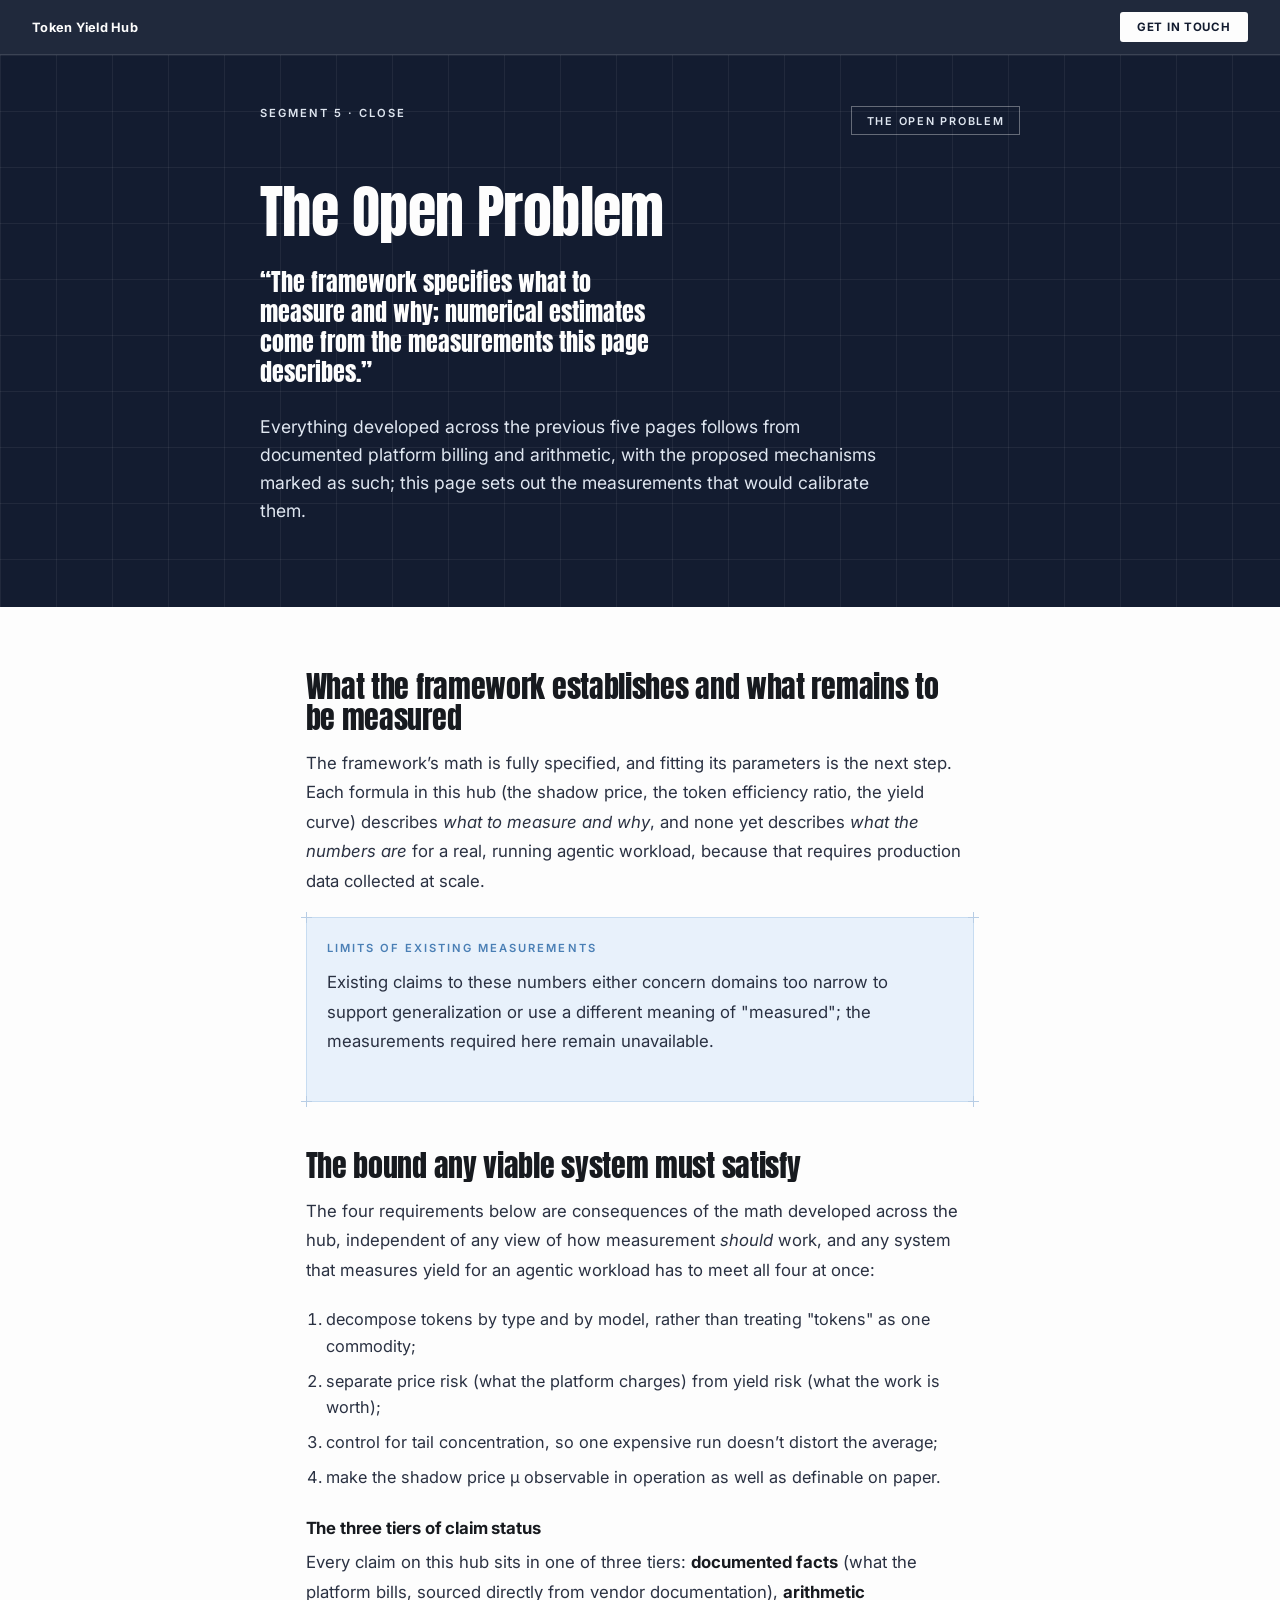
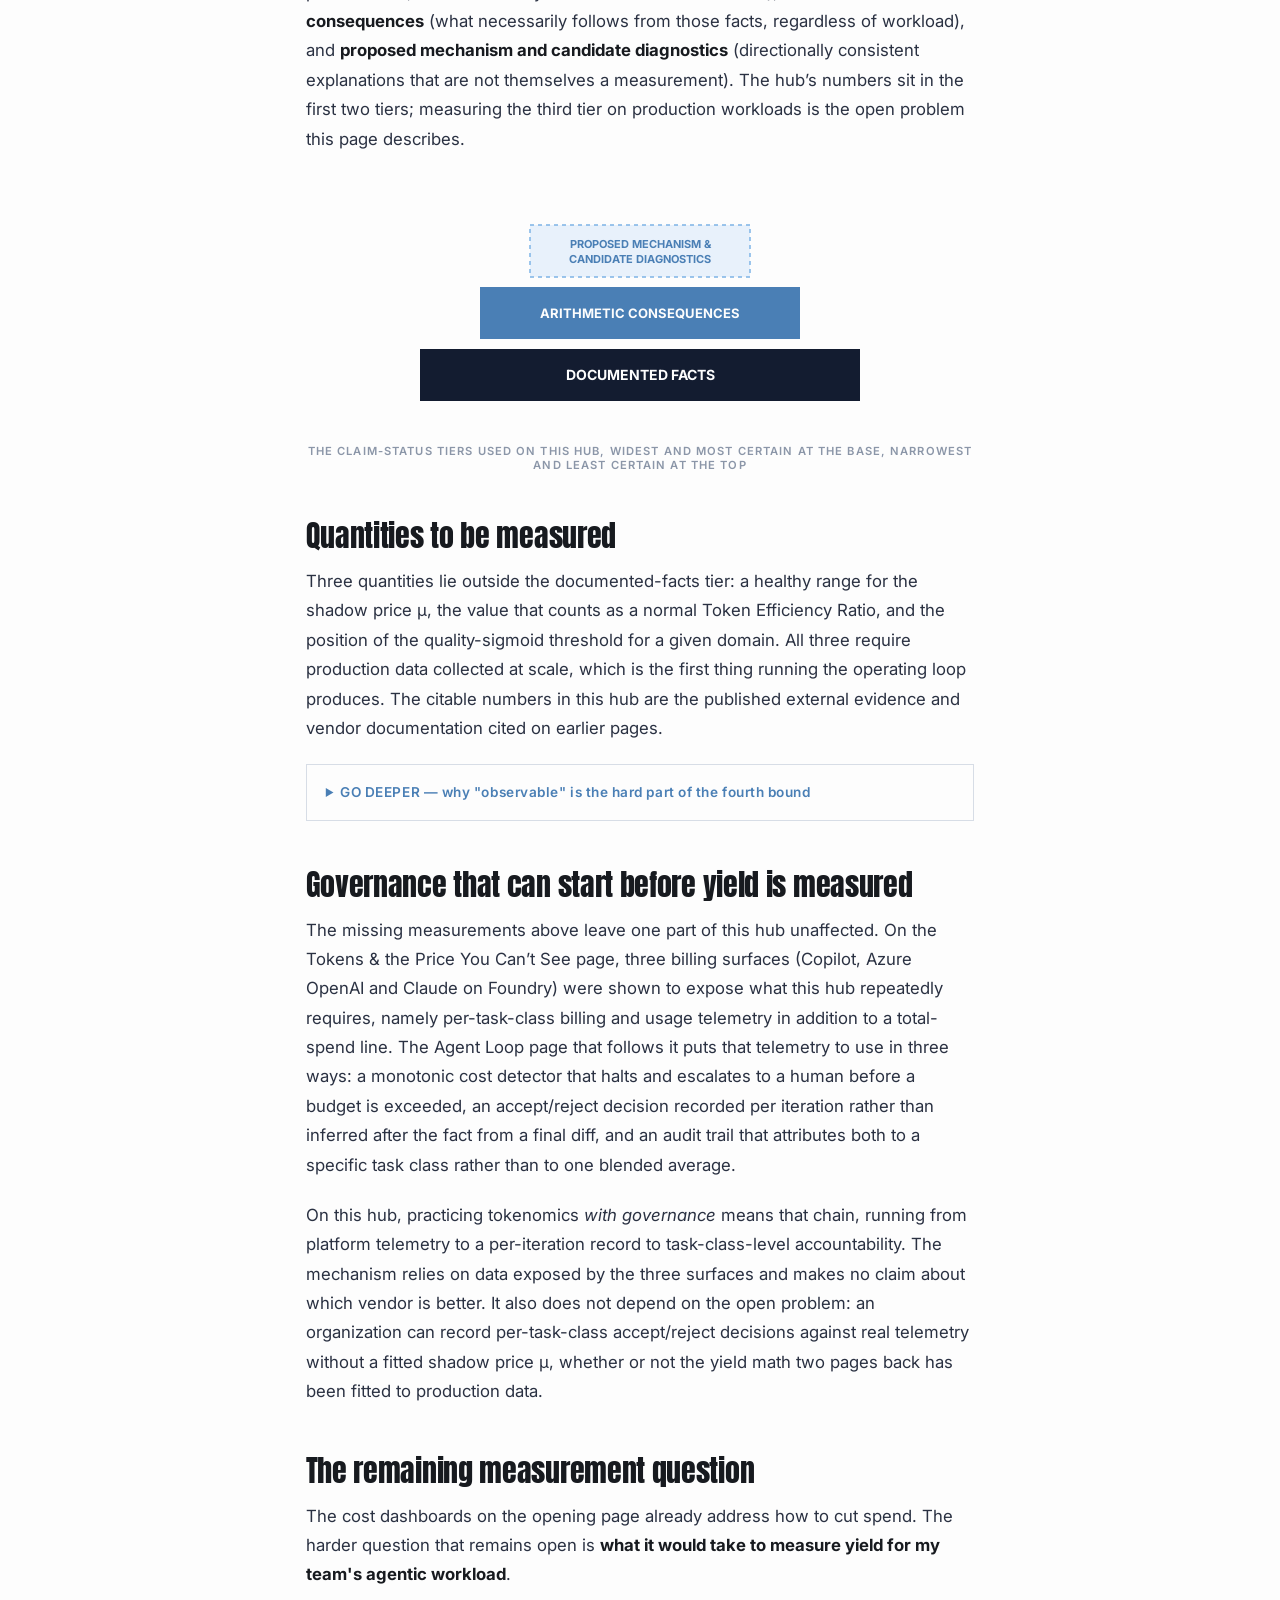
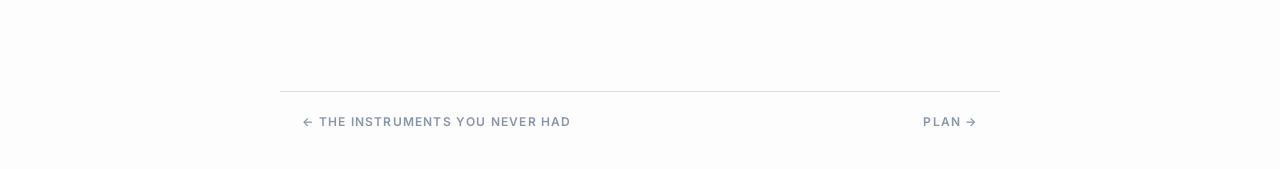
<file: page-6-open-problem.html>
<!doctype html>
<html lang="en">
<head>
<meta charset="utf-8">
<meta name="viewport" content="width=device-width, initial-scale=1">
<title>The Open Problem — Token Yield Hub</title>
<link rel="preconnect" href="https://fonts.googleapis.com">
<link rel="preconnect" href="https://fonts.gstatic.com" crossorigin>
<link href="https://fonts.googleapis.com/css2?family=Anton&family=Inter:wght@400;500;600;700&display=swap" rel="stylesheet">
<link rel="stylesheet" href="assets/slides.css">
</head>
<body>

<nav class="site-nav">
  <a class="site-nav-home" href="index.html">Token Yield Hub</a>
  <a class="site-nav-cta" href="contact.html">Get in Touch</a>
</nav>

<header class="article-hero">
  <div class="article-hero-top">
    <div class="eyebrow">SEGMENT 5 · CLOSE</div>
    <div class="status-tag">THE OPEN PROBLEM</div>
  </div>
  <div class="inner">
    <h1>The Open Problem</h1>
    <blockquote class="claim">&ldquo;The framework specifies what to measure and why; numerical estimates come from the measurements this page describes.&rdquo;</blockquote>
    <p class="subhead">
      Everything developed across the previous five pages follows from documented platform
      billing and arithmetic, with the proposed mechanisms marked as such; this page sets out
      the measurements that would calibrate them.
    </p>
  </div>
</header>

<main class="article-body">

  <h2>What the framework establishes and what remains to be measured</h2>
  <p>
    The framework&rsquo;s math is fully specified, and fitting its parameters is the next step. Each formula
    in this hub (the shadow price, the token efficiency ratio, the yield curve) describes
    <em>what to measure and why</em>, and none yet describes <em>what the numbers are</em> for a
    real, running agentic workload, because that requires production data collected at
    scale.
  </p>

  <div class="callout">
    <span class="cross tl"></span><span class="cross tr"></span>
    <span class="cross bl"></span><span class="cross br"></span>
    <div class="eyebrow">LIMITS OF EXISTING MEASUREMENTS</div>
    <p>
      Existing claims to these numbers either concern domains too narrow to support
      generalization or use a different meaning of "measured"; the measurements required here
      remain unavailable.
    </p>
  </div>

  <h2>The bound any viable system must satisfy</h2>
  <p>
    The four requirements below are consequences of the math developed across the hub, independent
    of any view of how measurement <em>should</em> work, and any system that measures yield for an
    agentic workload has to meet all four at once:
  </p>
  <ol>
    <li>decompose tokens by type and by model, rather than treating "tokens" as one commodity;</li>
    <li>separate price risk (what the platform charges) from yield risk (what the work is worth);</li>
    <li>control for tail concentration, so one expensive run doesn&rsquo;t distort the average;</li>
    <li>make the shadow price &mu; observable in operation as well as definable on paper.</li>
  </ol>

  <h3>The three tiers of claim status</h3>
  <p>
    Every claim on this hub sits in one of
    three tiers: <strong>documented facts</strong> (what the
    platform bills, sourced directly from vendor documentation), <strong>arithmetic
    consequences</strong> (what necessarily follows from those facts, regardless of workload), and
    <strong>proposed mechanism and candidate diagnostics</strong> (directionally consistent
    explanations that are not themselves a measurement). The hub&rsquo;s numbers sit in the first two tiers; measuring the third tier on
    production workloads is the open problem this page describes.
  </p>

  <div class="illustration">
    <svg viewBox="0 0 560 230" role="img" aria-labelledby="oq-illust-title oq-illust-desc">
      <title id="oq-illust-title">Three tiers of claim status, widest and most certain at the base</title>
      <desc id="oq-illust-desc">A three-tier stacked diagram: a wide solid base labeled documented facts, a narrower middle band labeled arithmetic consequences, and a narrow dashed top band labeled proposed mechanism and candidate diagnostics.</desc>
      <g font-family="Inter, sans-serif" text-anchor="middle">
        <rect x="60" y="150" width="440" height="52" fill="#131c30"></rect>
        <text x="280" y="181" font-size="14" font-weight="700" fill="#fdfdfd">DOCUMENTED FACTS</text>

        <rect x="120" y="88" width="320" height="52" fill="#4a7fb5"></rect>
        <text x="280" y="119" font-size="13" font-weight="700" fill="#fdfdfd">ARITHMETIC CONSEQUENCES</text>

        <rect x="170" y="26" width="220" height="52" fill="#e8f1fb" stroke="#7db4e6" stroke-width="1.5" stroke-dasharray="4 4"></rect>
        <text x="280" y="49" font-size="11" font-weight="700" fill="#4a7fb5">PROPOSED MECHANISM &amp;</text>
        <text x="280" y="64" font-size="11" font-weight="700" fill="#4a7fb5">CANDIDATE DIAGNOSTICS</text>
      </g>
    </svg>
    <figcaption>The claim-status tiers used on this hub, widest and most certain at the base, narrowest and least certain at the top</figcaption>
  </div>

  <h2>Quantities to be measured</h2>
  <p>
    Three quantities lie outside the documented-facts tier: a healthy range for the shadow price
    &mu;, the value that counts as a normal Token Efficiency Ratio, and the position of the
    quality-sigmoid threshold for a given domain. All three require production data collected at
    scale, which is the first thing running the operating loop produces. The citable
    numbers in this hub are the published external evidence and vendor documentation cited on
    earlier pages.
  </p>

  <details class="go-deeper">
    <summary>GO DEEPER &mdash; why "observable" is the hard part of the fourth bound</summary>
    <div class="go-deeper-body">
      <p>
        Three of the four bounds above are mostly a matter of discipline, since decomposing token
        types, separating price risk from yield risk and controlling for tail concentration are
        practices a team can decide to adopt. Making the shadow price &mu;
        <em>observable</em> is a harder class of problem, because it requires
        per-token-class telemetry tied to task-level outcome data, at production volume, across
        enough runs that tail-heavy agentic workloads stop distorting the average. That combination
        is not available as an off-the-shelf capability today, and building it is the main body of
        the work behind "measuring yield."
      </p>
    </div>
  </details>

  <h2>Governance that can start before yield is measured</h2>
  <p>
    The missing measurements above leave one part of this hub unaffected. On the Tokens
    &amp; the Price You Can&rsquo;t See page, three billing surfaces (Copilot, Azure OpenAI and
    Claude on Foundry) were shown to expose what this hub repeatedly requires, namely
    per-task-class billing and usage telemetry in addition to a total-spend line. The Agent Loop
    page that follows it puts that telemetry to use in three ways: a monotonic cost detector that
    halts and escalates to a human before a budget is exceeded, an accept/reject decision recorded
    per iteration rather than inferred after the fact from a final diff, and an audit trail that
    attributes both to a specific task class rather than to one blended average.
  </p>
  <p>
    On this hub, practicing tokenomics <em>with governance</em> means that chain, running from
    platform telemetry to a per-iteration record to task-class-level accountability. The
    mechanism relies on data exposed by the three surfaces and makes no claim about which vendor
    is better. It also does not depend on the open problem: an organization can record
    per-task-class accept/reject decisions against real telemetry without a fitted shadow price
    &mu;, whether or not the yield math two pages back has been fitted to production data.
  </p>

  <h2>The remaining measurement question</h2>
  <p>
    The cost dashboards on the opening page already address how to cut spend. The harder
    question that remains open is
    <strong>what it would take to measure yield for my team's agentic workload</strong>.
  </p>

</main>

<nav class="article-nav">
  <a href="page-5-instruments.html">&larr; The Instruments You Never Had</a>
  <a href="page-7-plan.html">Plan &rarr;</a>
</nav>

</body>
</html>
</file>
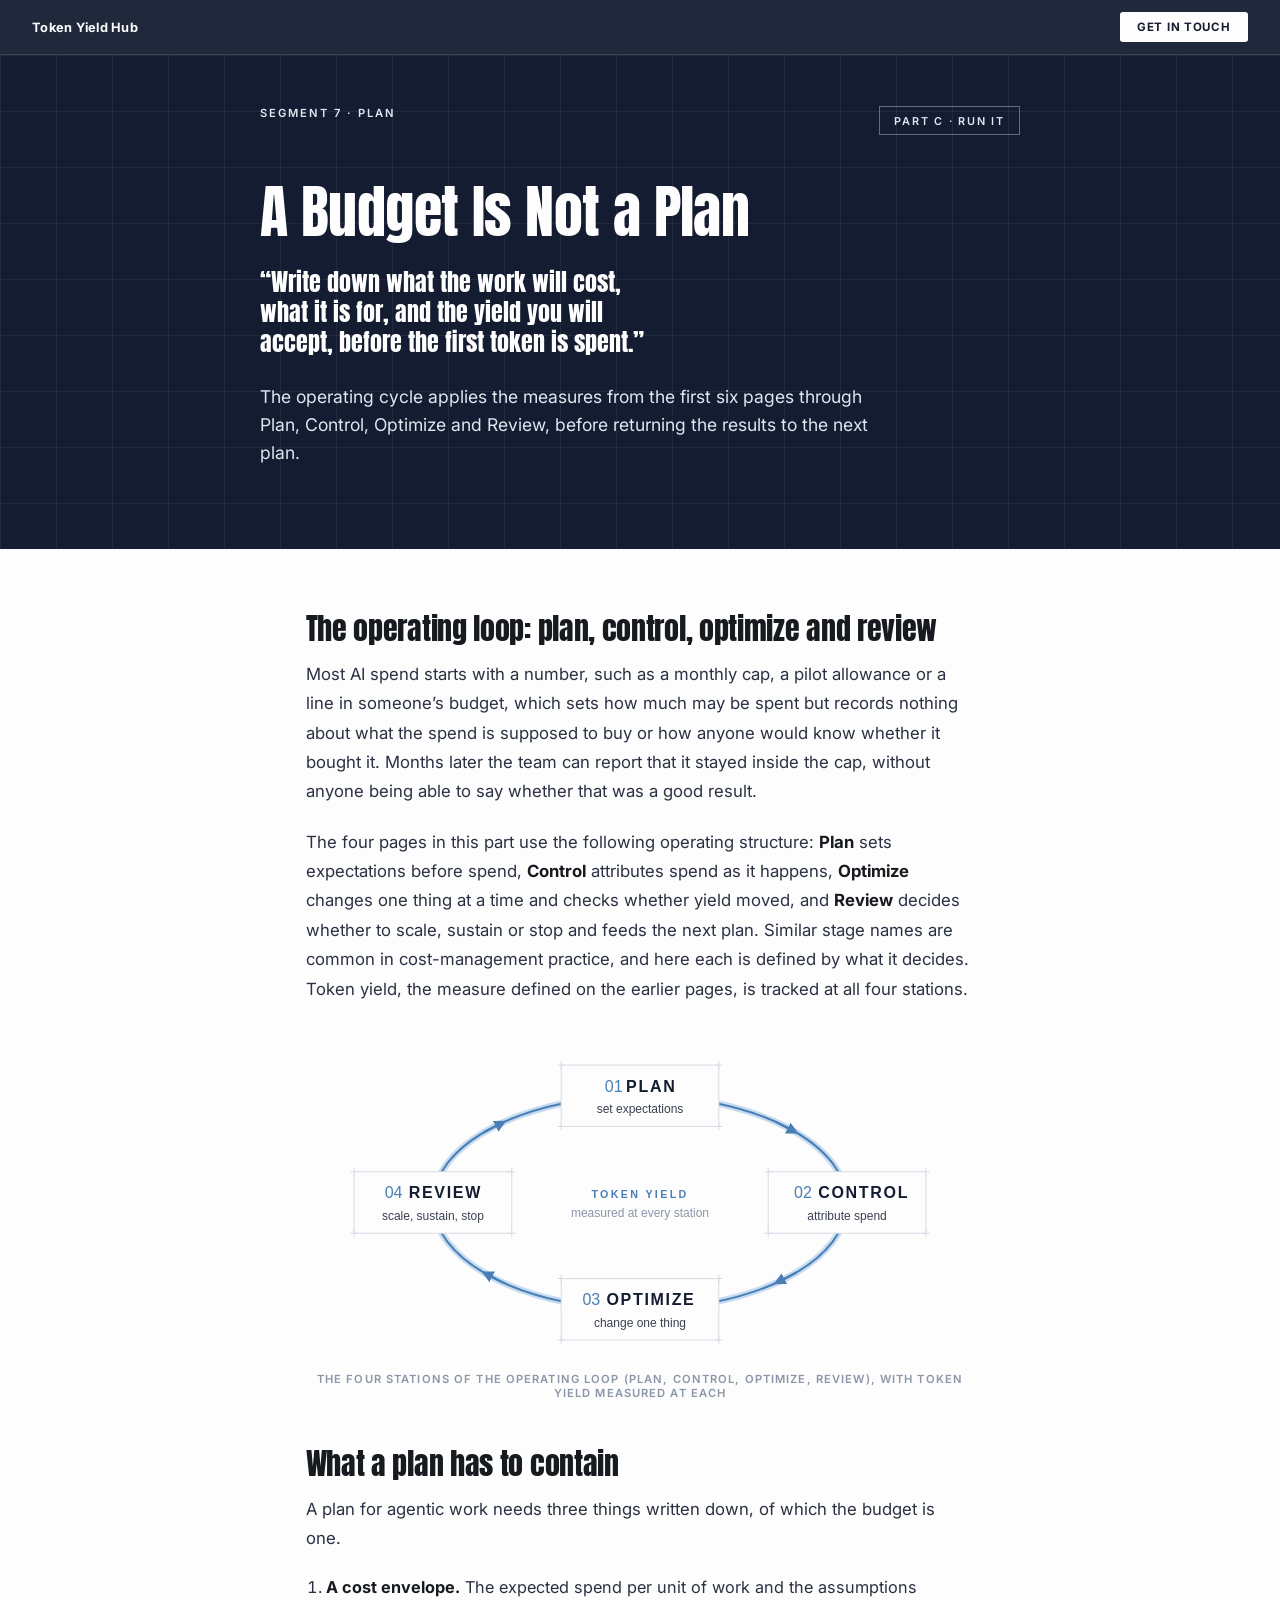
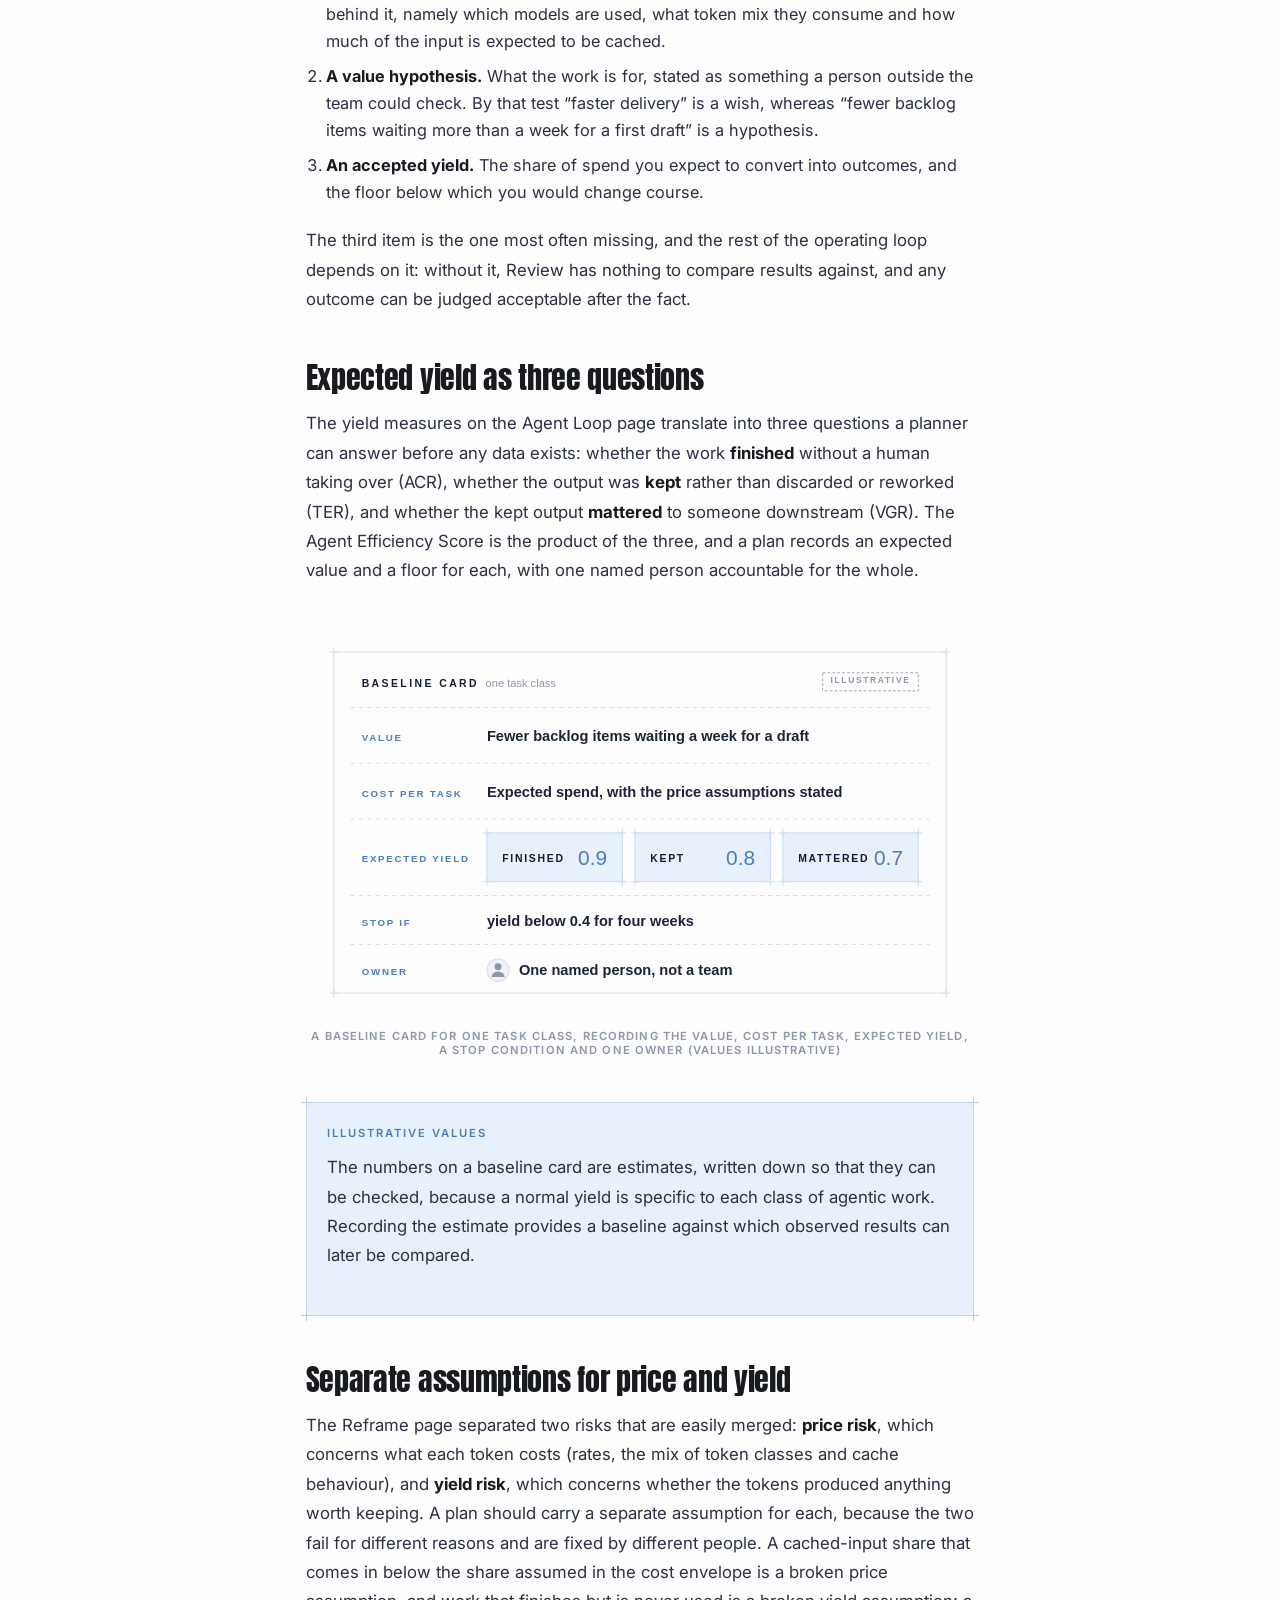
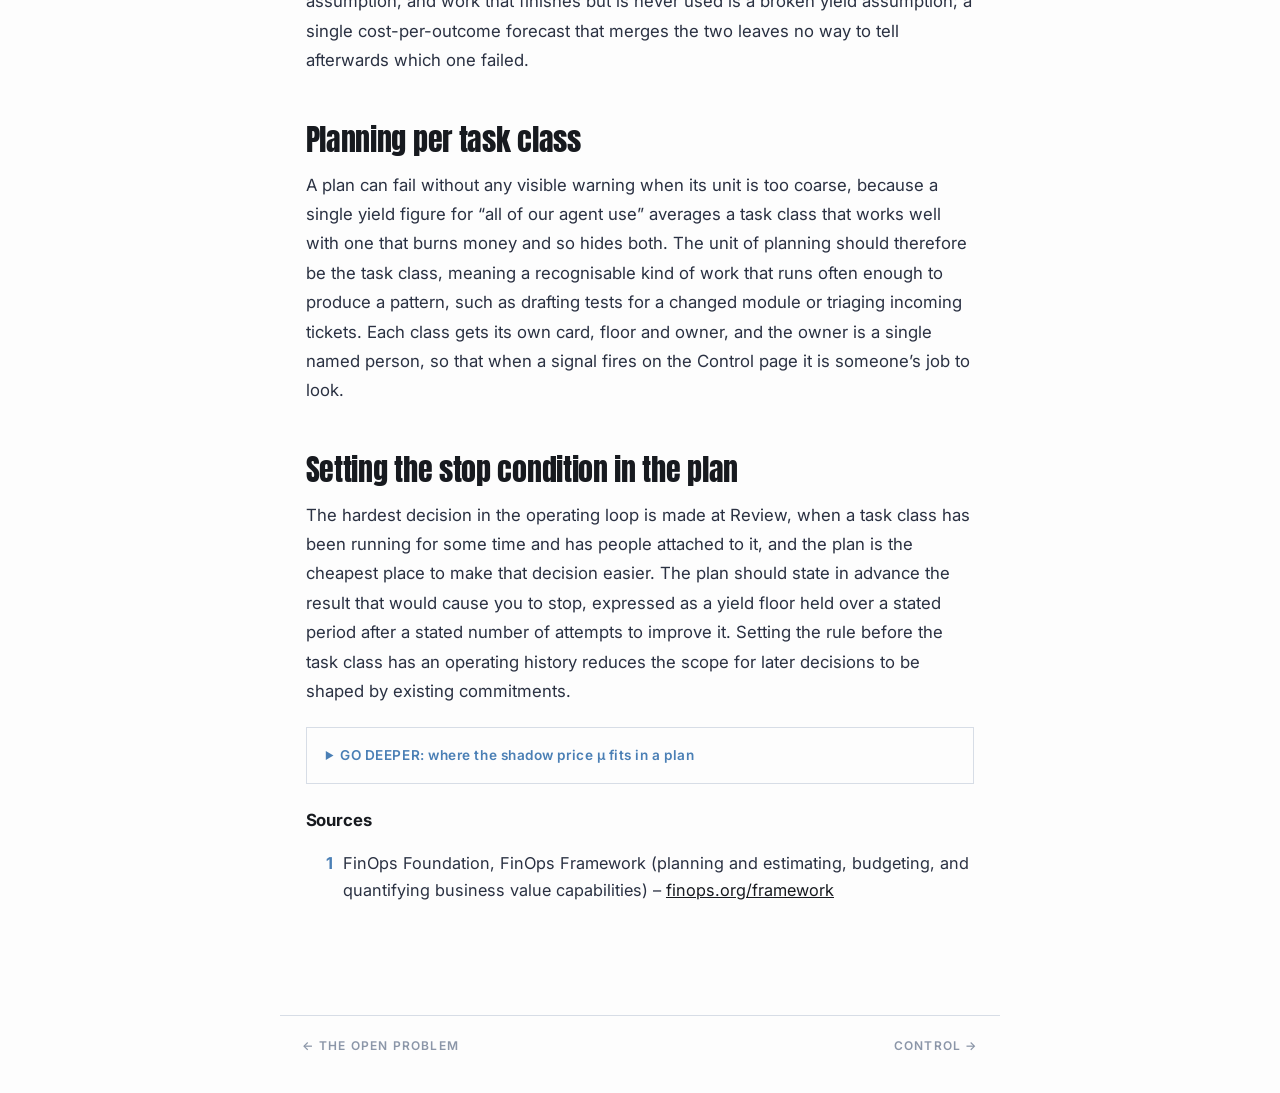
<file: page-7-plan.html>
<!doctype html>
<html lang="en">
<head>
<meta charset="utf-8">
<meta name="viewport" content="width=device-width, initial-scale=1">
<title>Plan — Token Yield Hub</title>
<link rel="preconnect" href="https://fonts.googleapis.com">
<link rel="preconnect" href="https://fonts.gstatic.com" crossorigin>
<link href="https://fonts.googleapis.com/css2?family=Anton&family=Inter:wght@400;500;600;700&display=swap" rel="stylesheet">
<link rel="stylesheet" href="assets/slides.css">
</head>
<body>

<nav class="site-nav">
  <a class="site-nav-home" href="index.html">Token Yield Hub</a>
  <a class="site-nav-cta" href="contact.html">Get in Touch</a>
</nav>

<header class="article-hero">
  <div class="article-hero-top">
    <div class="eyebrow">SEGMENT 7 · PLAN</div>
    <div class="status-tag">PART C · RUN IT</div>
  </div>
  <div class="inner">
    <h1>A Budget Is Not a Plan</h1>
    <blockquote class="claim">&ldquo;Write down what the work will cost, what it is for, and the yield you will accept, before the first token is spent.&rdquo;</blockquote>
    <p class="subhead">
      The operating cycle applies the measures from the first six pages through Plan, Control,
      Optimize and Review, before returning the results to the next plan.
    </p>
  </div>
</header>

<main class="article-body">

  <h2>The operating loop: plan, control, optimize and review</h2>
  <p>
    Most AI spend starts with a number, such as a monthly cap, a pilot allowance or a line in
    someone&rsquo;s budget, which sets how much may be spent but records nothing about what the
    spend is supposed to buy or how anyone would know whether it bought it. Months later the
    team can report that it stayed inside the cap, without anyone being able to say whether
    that was a good result.
  </p>
  <p>
    The four pages in this part use the following operating structure:
    <strong>Plan</strong> sets expectations before spend, <strong>Control</strong>
    attributes spend as it happens, <strong>Optimize</strong> changes one thing at a time and
    checks whether yield moved, and <strong>Review</strong> decides whether to scale, sustain or
    stop and feeds the next plan. Similar stage names are common in cost-management practice, and
    here each is defined by what it decides. Token yield, the measure defined on the earlier pages, is
    tracked at all four stations.
  </p>

  <figure class="illustration"><img src="assets/part-c/fig-c1-lifecycle-loop.svg" alt="A loop of four stations: plan, control, optimize, review" style="width:100%;height:auto;max-width:760px;"><figcaption>The four stations of the operating loop (plan, control, optimize, review), with token yield measured at each</figcaption></figure>

  <h2>What a plan has to contain</h2>
  <p>
    A plan for agentic work needs three things written down, of which the budget is one.
  </p>
  <ol>
    <li><strong>A cost envelope.</strong> The expected spend per unit of work and the
      assumptions behind it, namely which models are used, what token mix they consume and how
      much of the input is expected to be cached.</li>
    <li><strong>A value hypothesis.</strong> What the work is for, stated as something a person
      outside the team could check. By that test &ldquo;faster delivery&rdquo; is a wish,
      whereas &ldquo;fewer backlog items waiting more than a week for a first draft&rdquo; is a
      hypothesis.</li>
    <li><strong>An accepted yield.</strong> The share of spend you expect to convert into
      outcomes, and the floor below which you would change course.</li>
  </ol>
  <p>
    The third item is the one most often missing, and the rest of the operating loop depends on it:
    without it, Review has nothing to compare results against, and any outcome
    can be judged acceptable after the fact.
  </p>

  <h2>Expected yield as three questions</h2>
  <p>
    The yield measures on the Agent Loop page translate into three questions a planner can
    answer before any data exists: whether the work <strong>finished</strong> without a human
    taking over (ACR), whether the output was <strong>kept</strong> rather than discarded or
    reworked (TER), and whether the kept output <strong>mattered</strong> to someone downstream
    (VGR). The Agent Efficiency Score is the product of the three, and a plan records an
    expected value and a floor for each, with one named person accountable for the whole.
  </p>

  <figure class="illustration"><img src="assets/part-c/fig-c2-baseline-card.svg" alt="A baseline card for one task class: value, cost per task, expected yield, stop condition and owner" style="width:100%;height:auto;max-width:720px;"><figcaption>A baseline card for one task class, recording the value, cost per task, expected yield, a stop condition and one owner (values illustrative)</figcaption></figure>

  <div class="callout">
    <span class="cross tl"></span><span class="cross tr"></span>
    <span class="cross bl"></span><span class="cross br"></span>
    <div class="eyebrow">ILLUSTRATIVE VALUES</div>
    <p>
      The numbers on a baseline card are estimates, written down so that they can be checked,
      because a normal yield is specific to each class of agentic work.
      Recording the estimate provides a baseline against which observed results can later be
      compared.
    </p>
  </div>

  <h2>Separate assumptions for price and yield</h2>
  <p>
    The Reframe page separated two risks that are easily merged: <strong>price risk</strong>,
    which concerns what each token costs (rates, the mix of token classes and cache
    behaviour), and <strong>yield risk</strong>, which concerns whether the tokens produced
    anything worth keeping. A plan should carry a separate assumption for each, because the
    two fail for different reasons and are fixed by different people. A cached-input share
    that comes in below the share assumed in the cost envelope is a broken price assumption,
    and work that finishes but is never used is a broken yield assumption; a single
    cost-per-outcome forecast that merges the two leaves no way to tell afterwards which one
    failed.
  </p>

  <h2>Planning per task class</h2>
  <p>
    A plan can fail without any visible warning when its unit is too coarse, because a single
    yield figure for &ldquo;all of our agent use&rdquo; averages a task class that works well
    with one that burns money and so hides both. The unit of planning should therefore be the
    task class, meaning a recognisable kind of work that runs often enough to produce a
    pattern, such as drafting tests for a changed module or triaging incoming tickets. Each
    class gets its own card, floor and owner, and the owner is a single named person, so that
    when a signal fires on the Control page it is someone&rsquo;s job to look.
  </p>

  <h2>Setting the stop condition in the plan</h2>
  <p>
    The hardest decision in the operating loop is made at Review, when a task class has been running for
    some time and has people attached to it, and the plan is the cheapest place to make that
    decision easier. The plan should state in advance the result that would cause you to stop,
    expressed as a yield floor held over a stated period after a stated number of attempts to
    improve it. Setting the rule before the task class has an operating history reduces the
    scope for later decisions to be shaped by existing commitments.
  </p>

  <details class="go-deeper">
    <summary>GO DEEPER: where the shadow price &mu; fits in a plan</summary>
    <div class="go-deeper-body">
      <p>
        The budget in a plan is the constraint against which the shadow price &mu; is defined.
        Early in a piece of work, with most of the budget unspent, &mu; is designed to sit low
        and most upgrades pass the Value of Token test; as spend burns down faster than value
        arrives, &mu; is designed to rise and the test tightens. A plan that records both the
        budget and the expected rate of value delivery therefore supplies the inputs from which
        &mu; is computed.
      </p>
    </div>
  </details>

  <h3>Sources</h3>
  <ul class="citation-list">
    <li><span class="cite-num">1</span><span>FinOps Foundation, FinOps Framework (planning and estimating, budgeting, and quantifying business value capabilities) &ndash; <a href="https://www.finops.org/framework/" target="_blank" rel="noopener">finops.org/framework</a></span></li>
  </ul>
</main>

<nav class="article-nav">
  <a href="page-6-open-problem.html">&larr; The Open Problem</a>
  <a href="page-8-manage.html">Control &rarr;</a>
</nav>

</body>
</html>
</file>
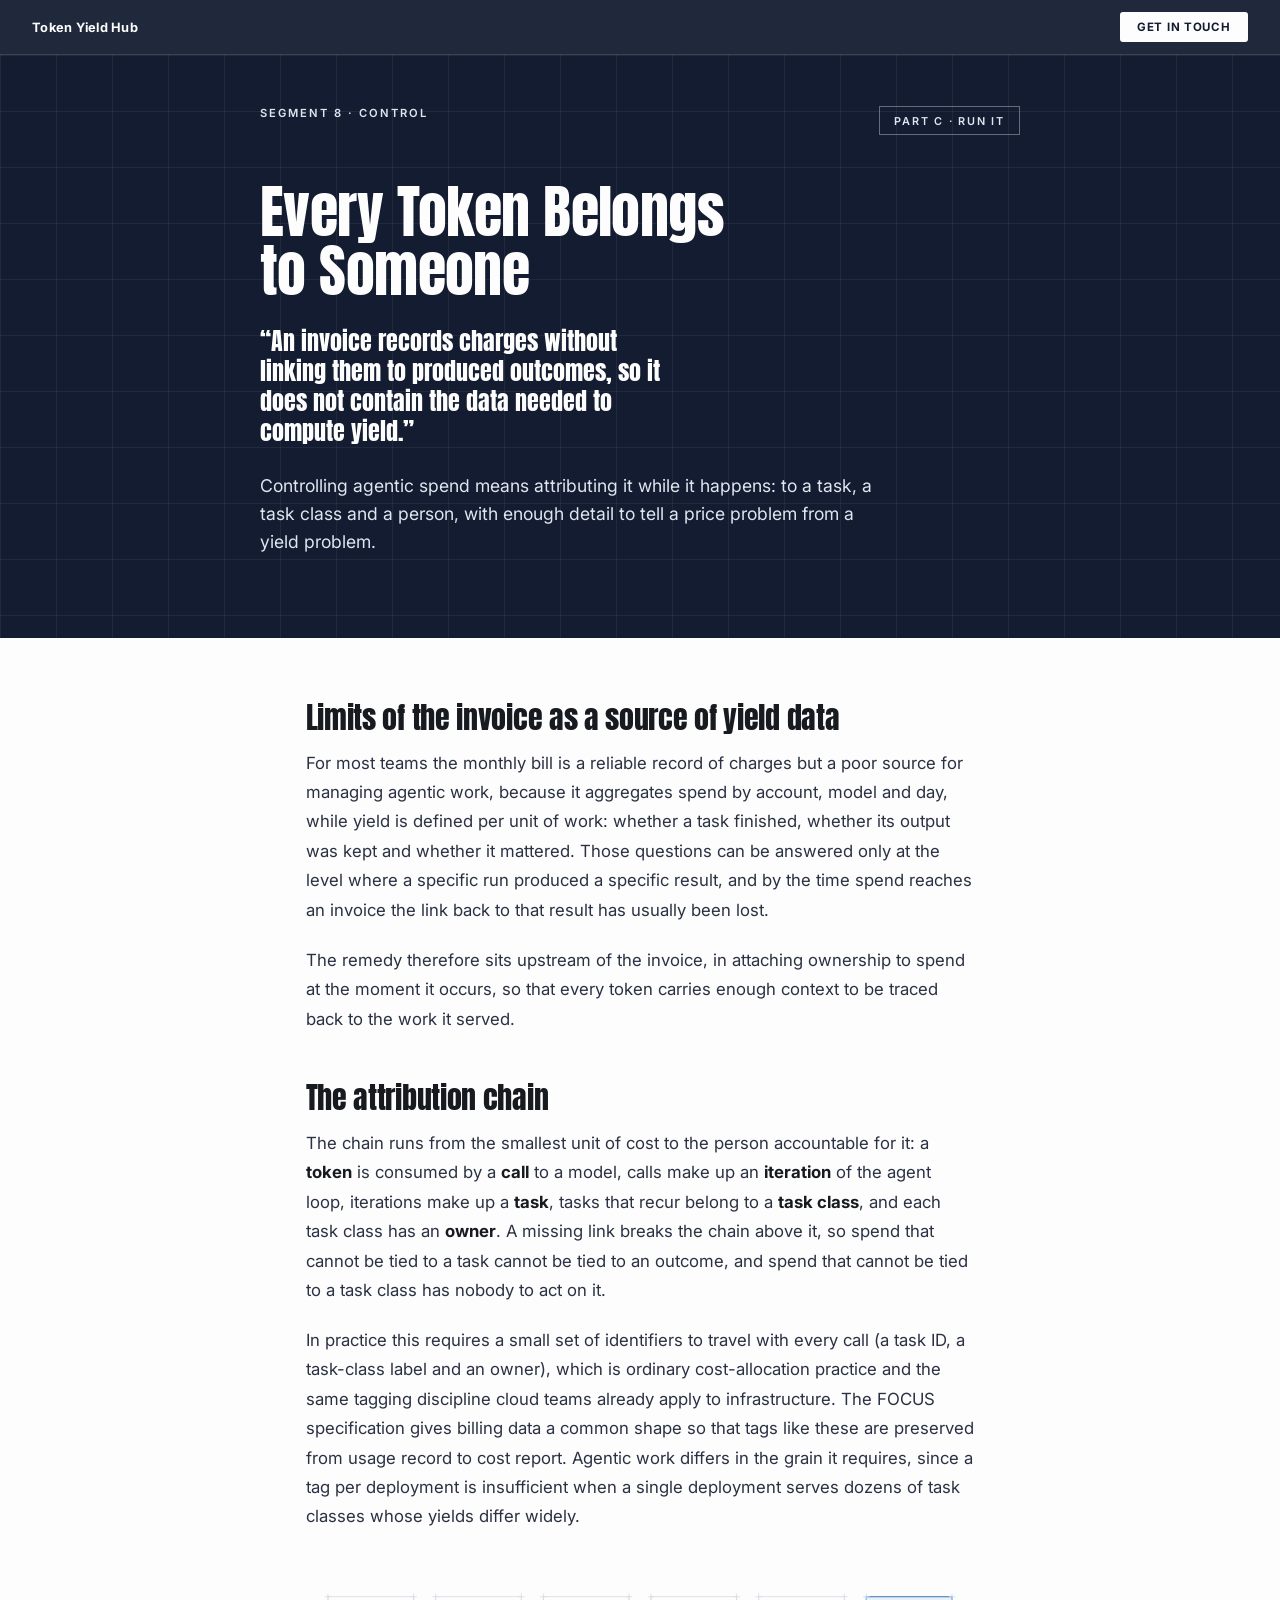
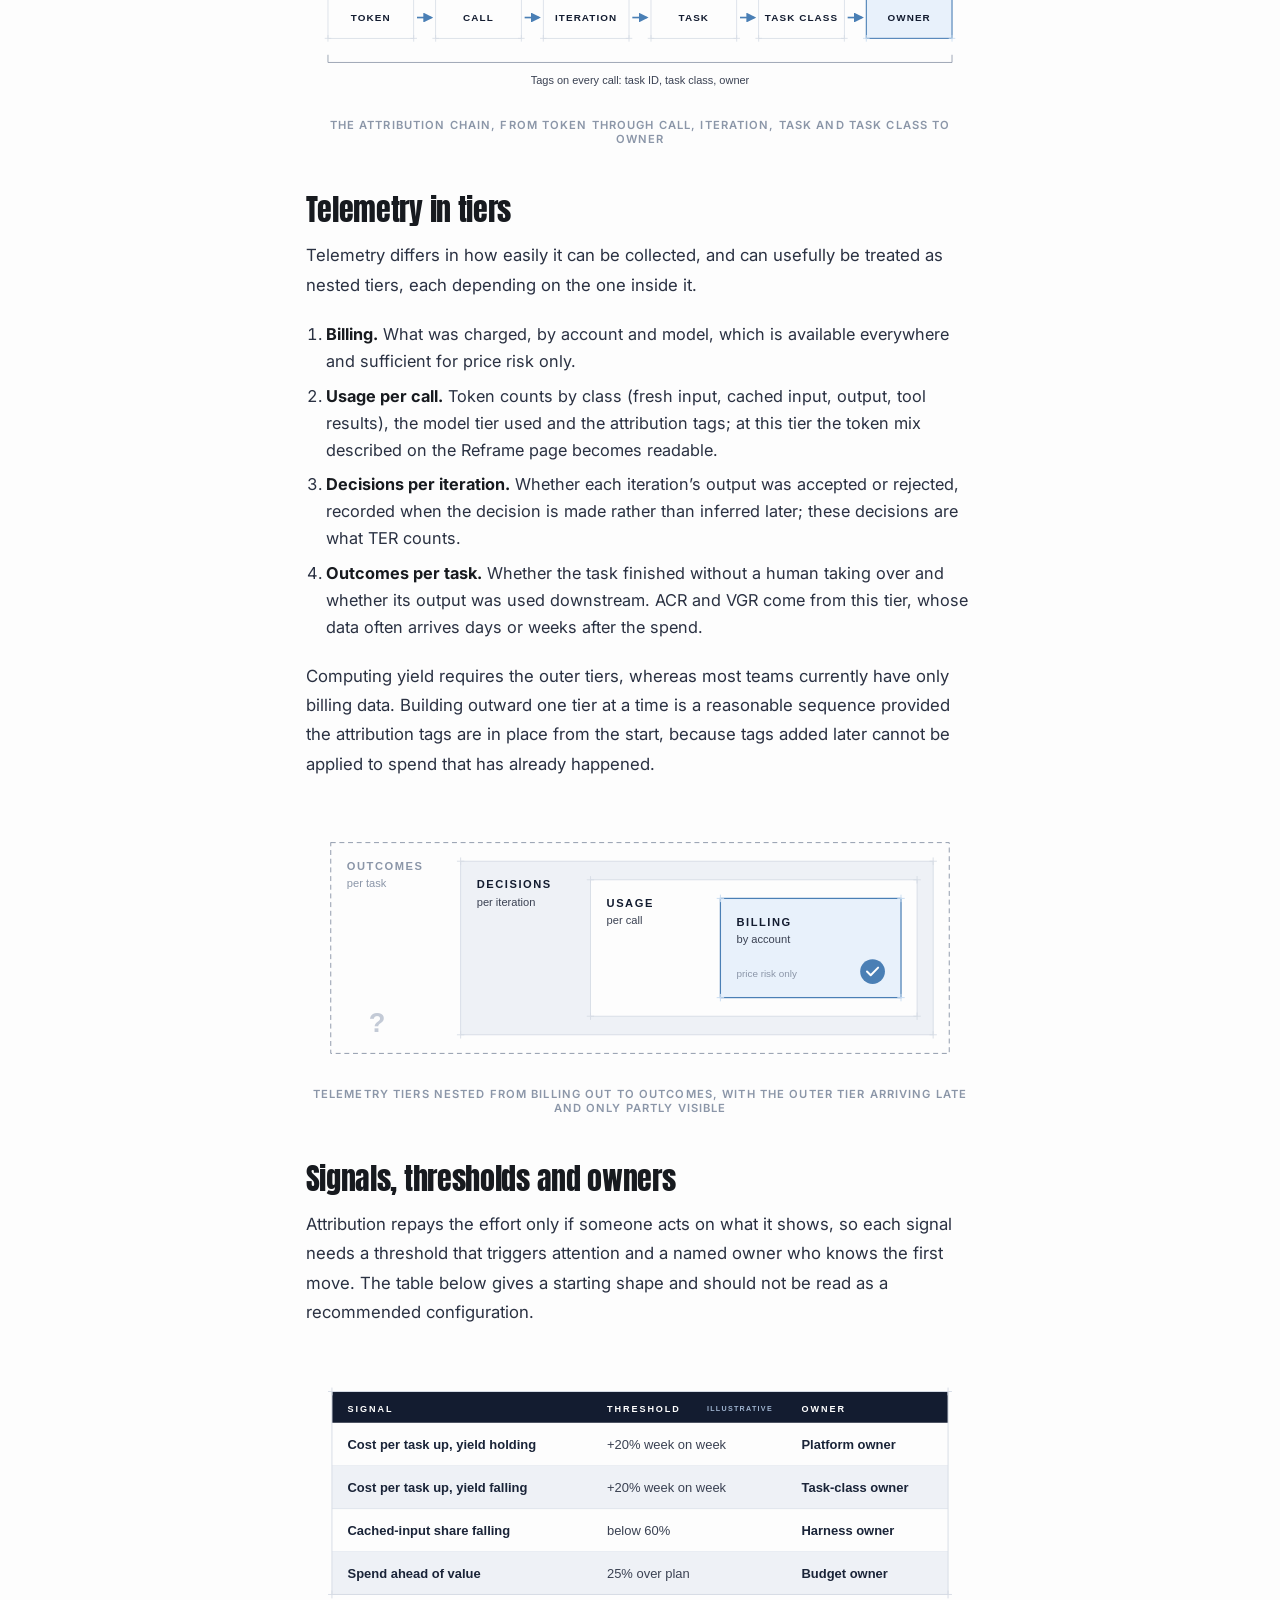
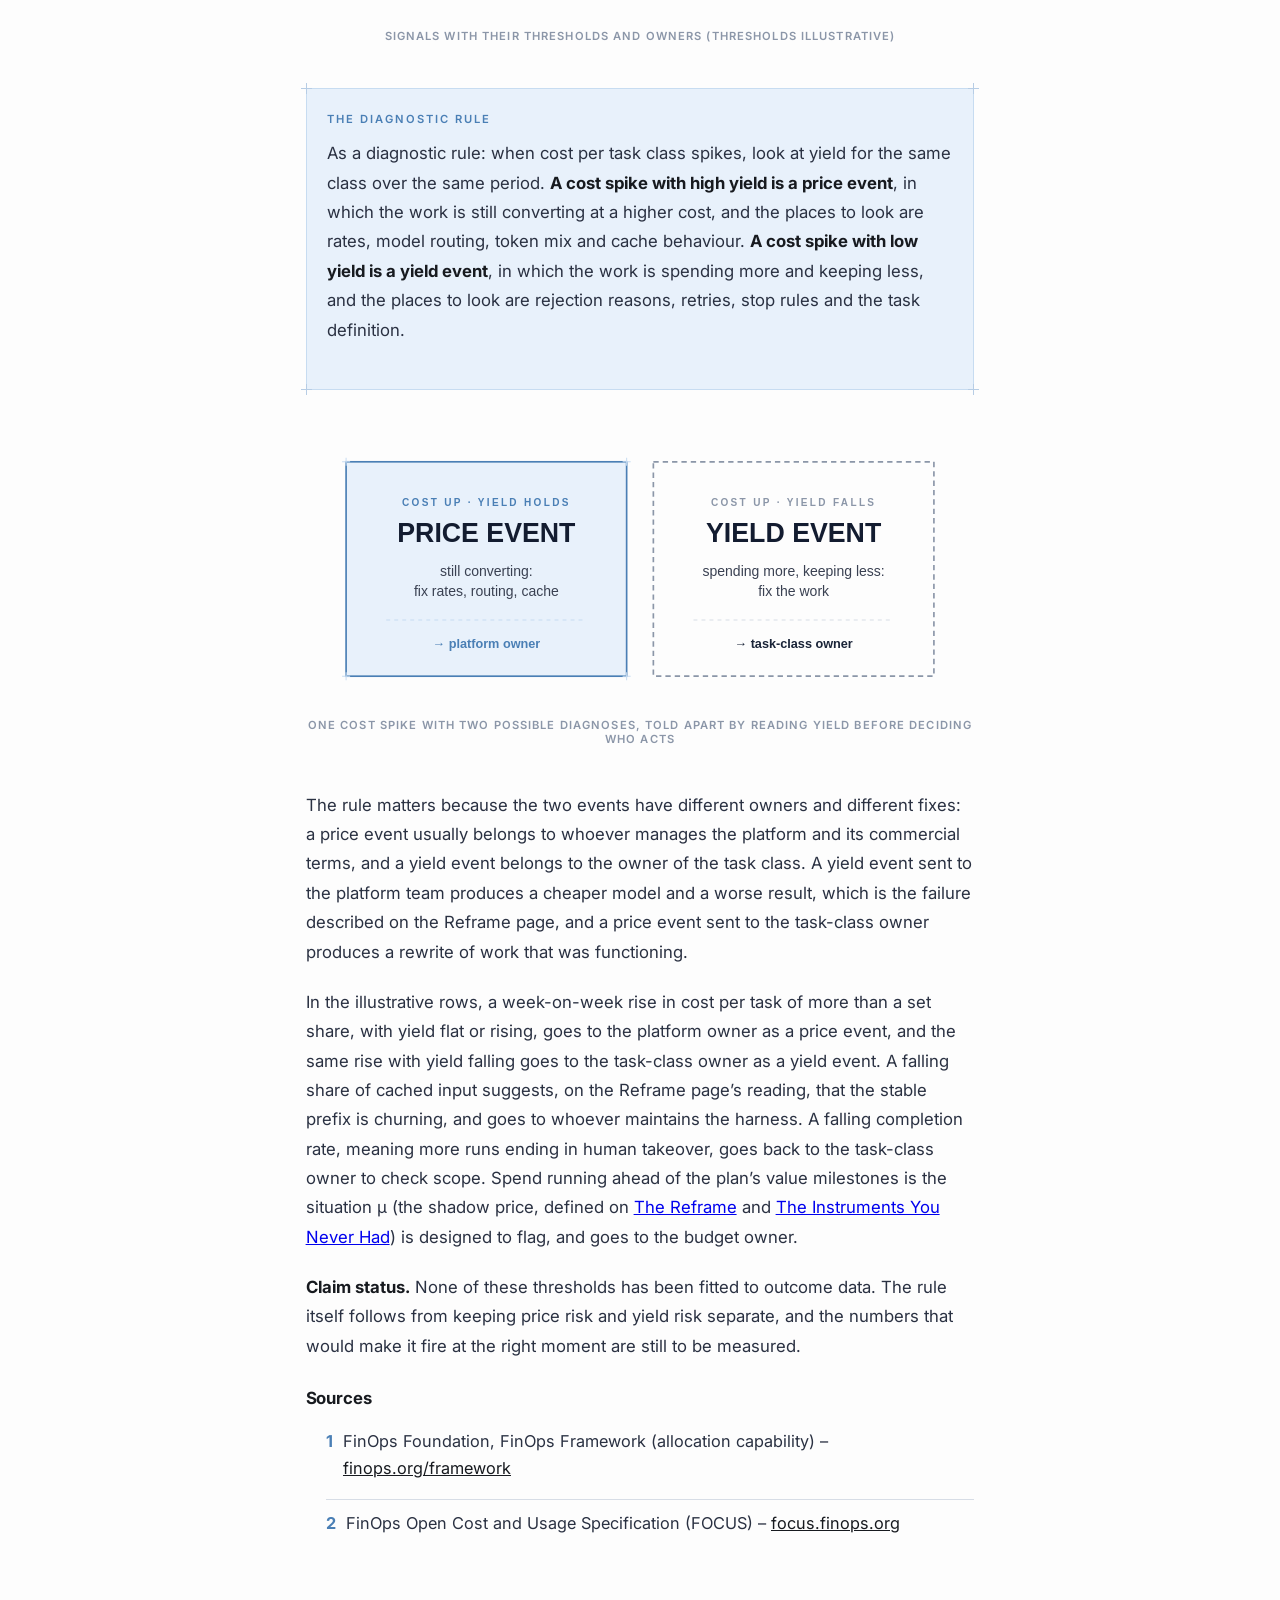
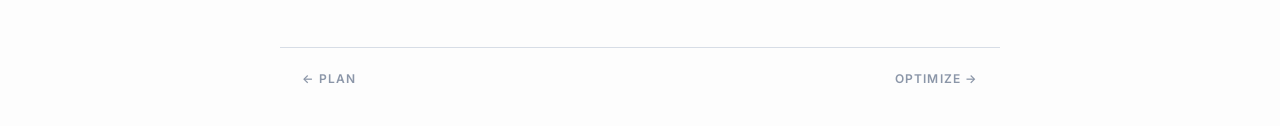
<file: page-8-manage.html>
<!doctype html>
<html lang="en">
<head>
<meta charset="utf-8">
<meta name="viewport" content="width=device-width, initial-scale=1">
<title>Control — Token Yield Hub</title>
<link rel="preconnect" href="https://fonts.googleapis.com">
<link rel="preconnect" href="https://fonts.gstatic.com" crossorigin>
<link href="https://fonts.googleapis.com/css2?family=Anton&family=Inter:wght@400;500;600;700&display=swap" rel="stylesheet">
<link rel="stylesheet" href="assets/slides.css">
</head>
<body>

<nav class="site-nav">
  <a class="site-nav-home" href="index.html">Token Yield Hub</a>
  <a class="site-nav-cta" href="contact.html">Get in Touch</a>
</nav>

<header class="article-hero">
  <div class="article-hero-top">
    <div class="eyebrow">SEGMENT 8 · CONTROL</div>
    <div class="status-tag">PART C · RUN IT</div>
  </div>
  <div class="inner">
    <h1>Every Token Belongs to Someone</h1>
    <blockquote class="claim">&ldquo;An invoice records charges without linking them to produced outcomes, so it does not contain the data needed to compute yield.&rdquo;</blockquote>
    <p class="subhead">
      Controlling agentic spend means attributing it while it happens: to a task, a task class and
      a person, with enough detail to tell a price problem from a yield problem.
    </p>
  </div>
</header>

<main class="article-body">

  <h2>Limits of the invoice as a source of yield data</h2>
  <p>
    For most teams the monthly bill is a reliable record of charges but a poor source for
    managing agentic work, because it aggregates spend by account, model and day, while
    yield is defined per unit of work: whether a task finished, whether its output was kept and
    whether it mattered. Those questions can be answered only at the level where a specific run
    produced a specific result, and by the time spend reaches an invoice the link back to that
    result has usually been lost.
  </p>
  <p>
    The remedy therefore sits upstream of the invoice, in attaching ownership to spend at the
    moment it occurs, so that every token carries enough context to be traced back to the work
    it served.
  </p>

  <h2>The attribution chain</h2>
  <p>
    The chain runs from the smallest unit of cost to the person accountable for it: a
    <strong>token</strong> is consumed by a <strong>call</strong> to a model, calls make up an
    <strong>iteration</strong> of the agent loop, iterations make up a <strong>task</strong>, tasks
    that recur belong to a <strong>task class</strong>, and each task class has an
    <strong>owner</strong>. A missing link breaks the chain above it, so spend that cannot be
    tied to a task cannot be tied to an outcome, and spend that cannot be tied to a task class
    has nobody to act on it.
  </p>
  <p>
    In practice this requires a small set of identifiers to travel with every call (a task ID,
    a task-class label and an owner), which is ordinary cost-allocation practice and the same
    tagging discipline cloud teams already apply to infrastructure. The FOCUS specification
    gives billing data a common shape so that tags like these are preserved from usage record
    to cost report. Agentic work differs in the grain it requires, since a tag per deployment
    is insufficient when a single deployment serves dozens of task classes whose yields differ
    widely.
  </p>

  <figure class="illustration"><img src="assets/part-c/fig-c3-attribution-chain.svg" alt="Attribution chain from token to owner" style="width:100%;height:auto;max-width:960px;"><figcaption>The attribution chain, from token through call, iteration, task and task class to owner</figcaption></figure>

  <h2>Telemetry in tiers</h2>
  <p>
    Telemetry differs in how easily it can be collected, and can usefully be treated as nested
    tiers, each depending on the one inside it.
  </p>
  <ol>
    <li><strong>Billing.</strong> What was charged, by account and model, which is available
      everywhere and sufficient for price risk only.</li>
    <li><strong>Usage per call.</strong> Token counts by class (fresh input, cached input,
      output, tool results), the model tier used and the attribution tags; at this tier the
      token mix described on the Reframe page becomes readable.</li>
    <li><strong>Decisions per iteration.</strong> Whether each iteration&rsquo;s output was
      accepted or rejected, recorded when the decision is made rather than inferred later;
      these decisions are what TER counts.</li>
    <li><strong>Outcomes per task.</strong> Whether the task finished without a human taking
      over and whether its output was used downstream. ACR and VGR come from this tier, whose
      data often arrives days or weeks after the spend.</li>
  </ol>
  <p>
    Computing yield requires the outer tiers, whereas most teams currently have only billing
    data. Building outward one tier at a time is a reasonable sequence provided the attribution
    tags are in place from the start, because tags added later cannot be applied to spend that
    has already happened.
  </p>

  <figure class="illustration"><img src="assets/part-c/fig-c4-telemetry-tiers.svg" alt="Four nested telemetry tiers, billing innermost and outcomes outermost" style="width:100%;height:auto;max-width:860px;"><figcaption>Telemetry tiers nested from billing out to outcomes, with the outer tier arriving late and only partly visible</figcaption></figure>

  <h2>Signals, thresholds and owners</h2>
  <p>
    Attribution repays the effort only if someone acts on what it shows, so each signal needs
    a threshold that triggers attention and a named owner who knows the first move. The table
    below gives a starting shape and should not be read as a recommended configuration.
  </p>

  <figure class="illustration"><img src="assets/part-c/fig-c5-decision-table.svg" alt="Decision table of signals, thresholds and owners" style="width:100%;height:auto;max-width:820px;"><figcaption>Signals with their thresholds and owners (thresholds illustrative)</figcaption></figure>

  <div class="callout">
    <span class="cross tl"></span><span class="cross tr"></span>
    <span class="cross bl"></span><span class="cross br"></span>
    <div class="eyebrow">THE DIAGNOSTIC RULE</div>
    <p>
      As a diagnostic rule: when cost per task class spikes, look at yield for the same class over the same period.
      <strong>A cost spike with high yield is a price event</strong>, in which the work is still
      converting at a higher cost, and the places to look are rates, model routing, token mix
      and cache behaviour. <strong>A cost spike with low yield is a yield event</strong>, in
      which the work is spending more and keeping less, and the places to look are rejection
      reasons, retries, stop rules and the task definition.
    </p>
  </div>

  <figure class="illustration"><img src="assets/part-c/fig-c6-price-vs-yield-event.svg" alt="Price event versus yield event" style="width:100%;height:auto;max-width:760px;"><figcaption>One cost spike with two possible diagnoses, told apart by reading yield before deciding who acts</figcaption></figure>

  <p>
    The rule matters because the two events have different owners and different fixes: a price
    event usually belongs to whoever manages the platform and its commercial terms, and a yield
    event belongs to the owner of the task class. A yield event sent to the platform team
    produces a cheaper model and a worse result, which is the failure described on the Reframe
    page, and a price event sent to the task-class owner produces a rewrite of work that was
    functioning.
  </p>
  <p>
    In the illustrative rows, a week-on-week rise in cost per task of more than a set share,
    with yield flat or rising, goes to the platform owner as a price event, and the same
    rise with yield falling goes to the task-class owner as a yield event. A falling share of
    cached input suggests, on the Reframe page&rsquo;s reading, that the stable prefix is
    churning, and goes to whoever maintains the harness. A falling completion rate, meaning more
    runs ending in human takeover, goes back to the task-class owner to check scope. Spend
    running ahead of the plan&rsquo;s value milestones is the situation &mu; (the shadow price, defined on <a href="page-4-reframe.html">The Reframe</a> and <a href="page-5-instruments.html">The Instruments You Never Had</a>) is designed to
    flag, and goes to the budget owner.
  </p>
  <p>
    <strong>Claim status.</strong> None of these thresholds has been fitted to outcome data.
    The rule itself follows from keeping price risk and yield risk separate, and the numbers
    that would make it fire at the right moment are still to be measured.
  </p>

  <h3>Sources</h3>
  <ul class="citation-list">
    <li><span class="cite-num">1</span><span>FinOps Foundation, FinOps Framework (allocation capability) &ndash; <a href="https://www.finops.org/framework/" target="_blank" rel="noopener">finops.org/framework</a></span></li>
    <li><span class="cite-num">2</span><span>FinOps Open Cost and Usage Specification (FOCUS) &ndash; <a href="https://focus.finops.org/" target="_blank" rel="noopener">focus.finops.org</a></span></li>
  </ul>
</main>

<nav class="article-nav">
  <a href="page-7-plan.html">&larr; Plan</a>
  <a href="page-9-optimize.html">Optimize &rarr;</a>
</nav>

</body>
</html>
</file>
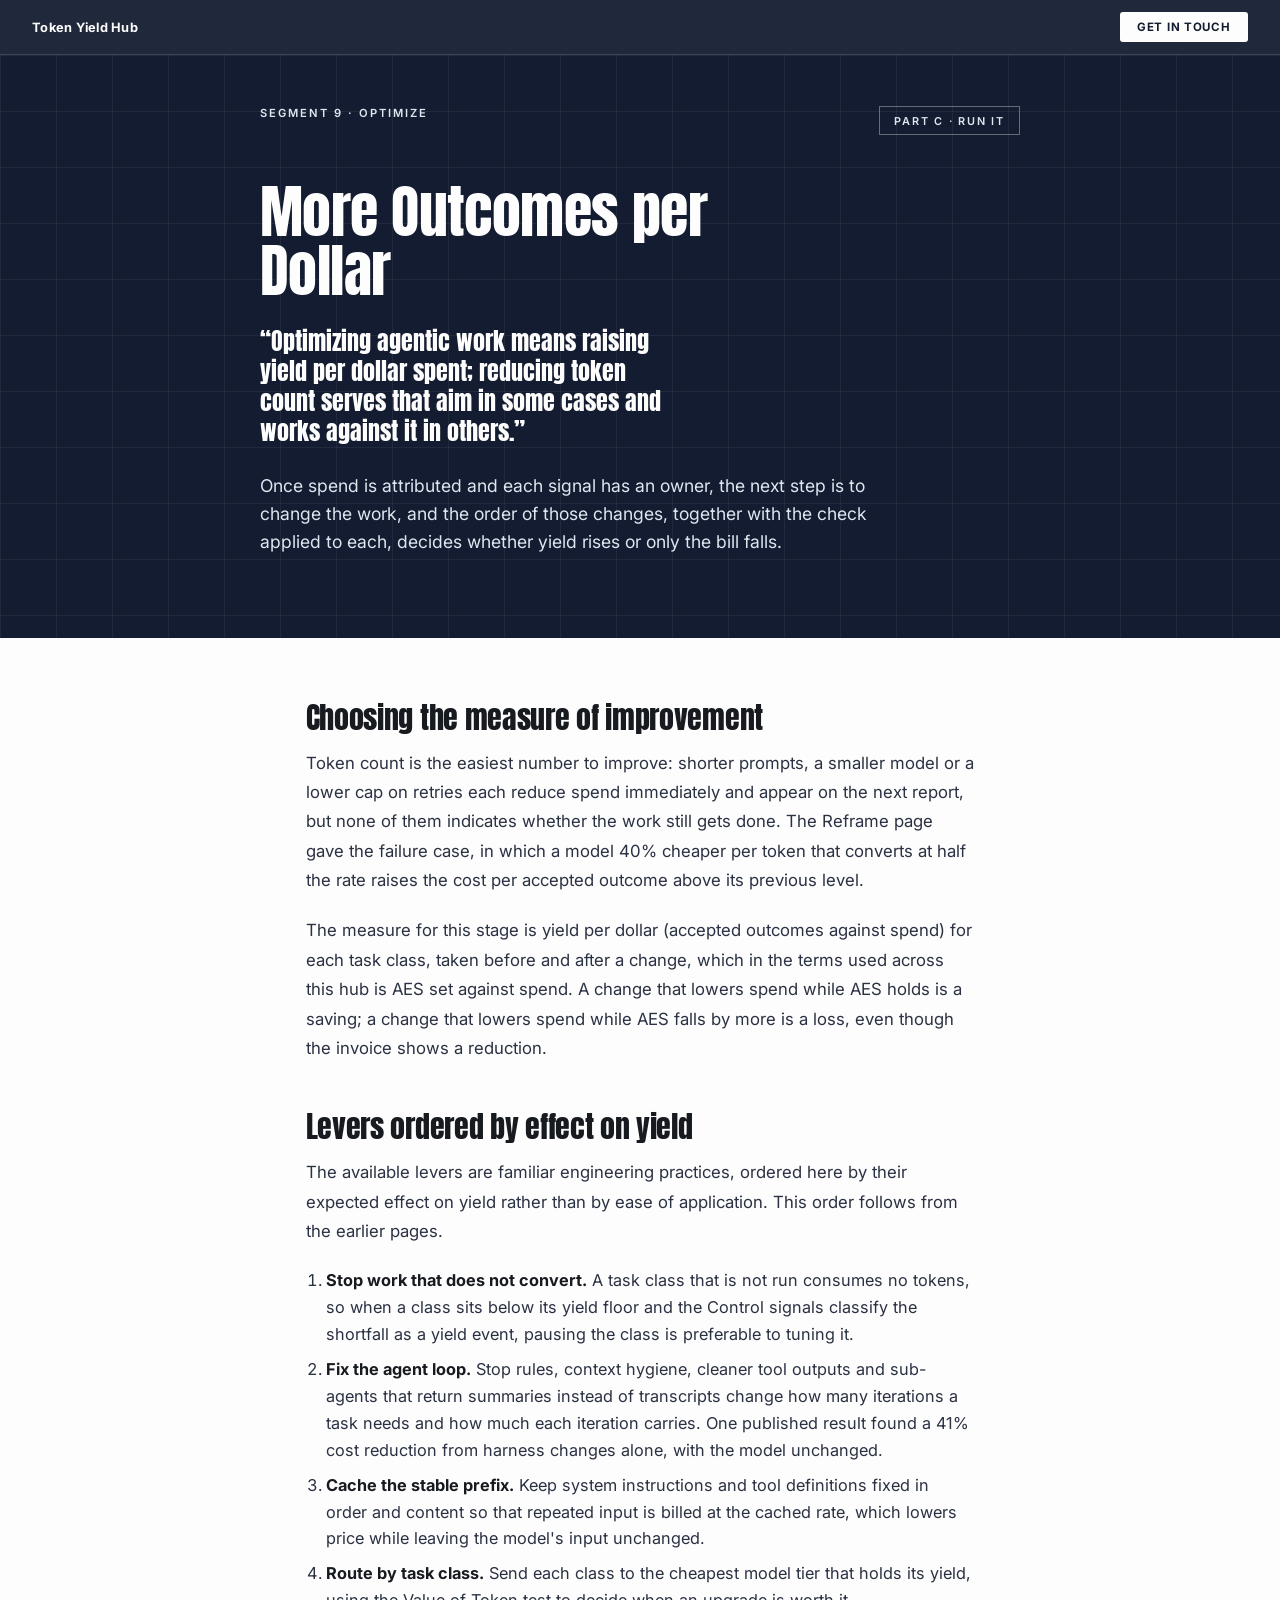
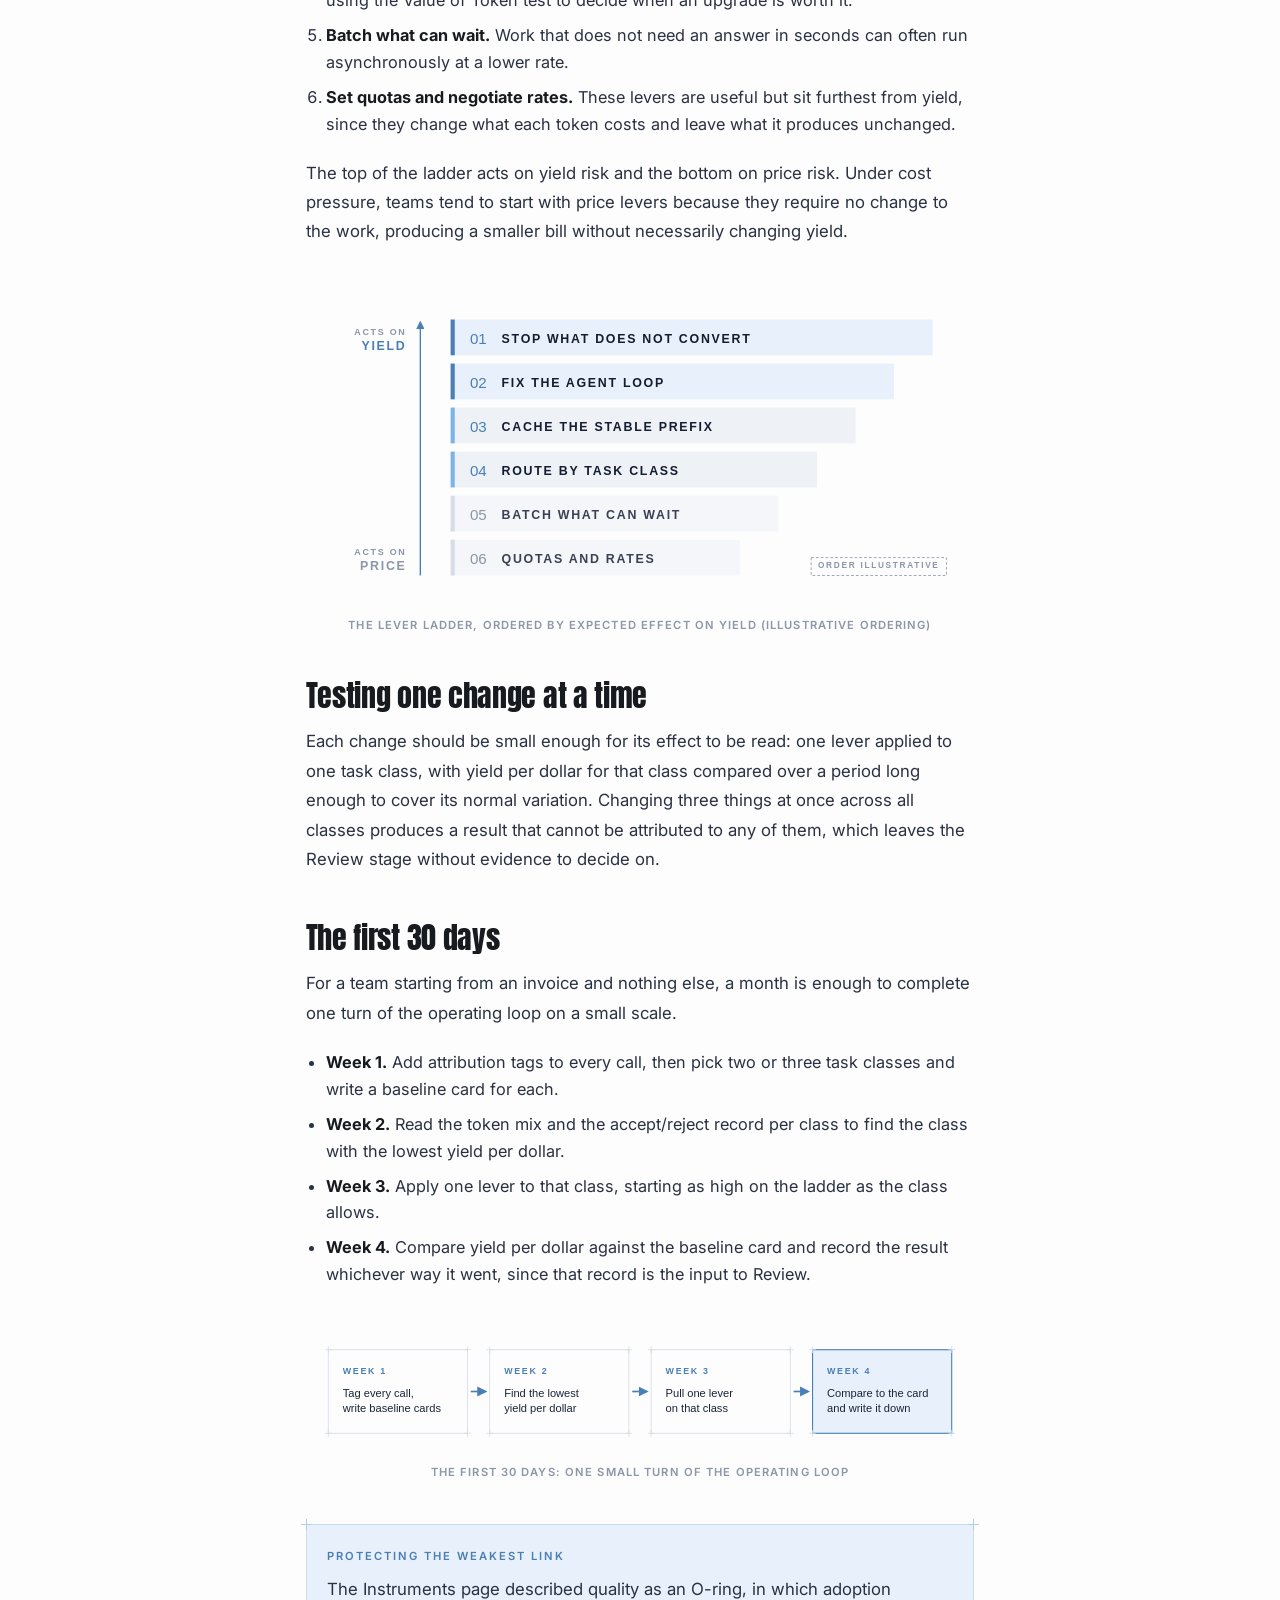
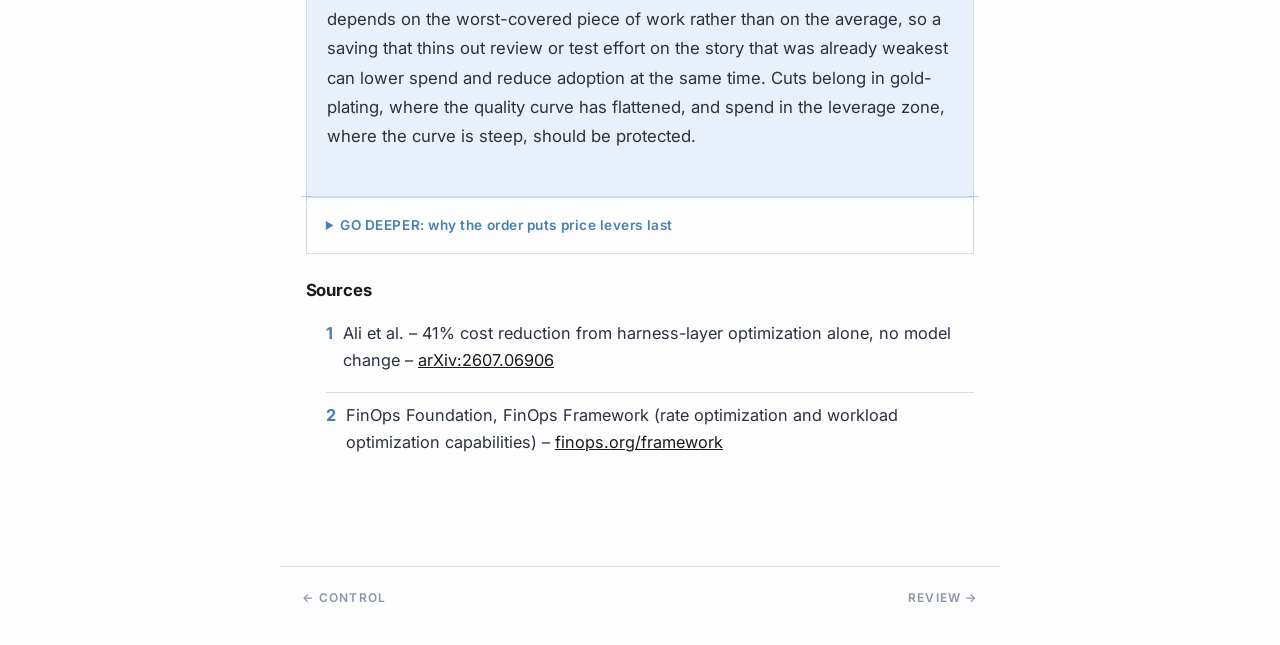
<file: page-9-optimize.html>
<!doctype html>
<html lang="en">
<head>
<meta charset="utf-8">
<meta name="viewport" content="width=device-width, initial-scale=1">
<title>Optimize — Token Yield Hub</title>
<link rel="preconnect" href="https://fonts.googleapis.com">
<link rel="preconnect" href="https://fonts.gstatic.com" crossorigin>
<link href="https://fonts.googleapis.com/css2?family=Anton&family=Inter:wght@400;500;600;700&display=swap" rel="stylesheet">
<link rel="stylesheet" href="assets/slides.css">
</head>
<body>

<nav class="site-nav">
  <a class="site-nav-home" href="index.html">Token Yield Hub</a>
  <a class="site-nav-cta" href="contact.html">Get in Touch</a>
</nav>

<header class="article-hero">
  <div class="article-hero-top">
    <div class="eyebrow">SEGMENT 9 · OPTIMIZE</div>
    <div class="status-tag">PART C · RUN IT</div>
  </div>
  <div class="inner">
    <h1>More Outcomes per Dollar</h1>
    <blockquote class="claim">&ldquo;Optimizing agentic work means raising yield per dollar spent; reducing token count serves that aim in some cases and works against it in others.&rdquo;</blockquote>
    <p class="subhead">
      Once spend is attributed and each signal has an owner, the next step is to change the work,
      and the order of those changes, together with the check applied to each, decides whether
      yield rises or only the bill falls.
    </p>
  </div>
</header>

<main class="article-body">

  <h2>Choosing the measure of improvement</h2>
  <p>
    Token count is the easiest number to improve: shorter prompts, a smaller model or a lower cap
    on retries each reduce spend immediately and appear on the next report, but none of them
    indicates whether the work still gets done. The Reframe page gave the failure case, in which
    a model 40% cheaper per token that converts at half the rate raises the cost per accepted
    outcome above its previous level.
  </p>
  <p>
    The measure for this stage is yield per dollar (accepted outcomes against spend) for each task class, taken before
    and after a change, which in the terms used across this hub is AES set against spend. A
    change that lowers spend while AES holds is a saving; a change that lowers spend while AES
    falls by more is a loss, even though the invoice shows a reduction.
  </p>

  <h2>Levers ordered by effect on yield</h2>
  <p>
    The available levers are familiar engineering practices, ordered here by their expected
    effect on yield rather than by ease of application. This order follows from the
    earlier pages.
  </p>
  <ol>
    <li><strong>Stop work that does not convert.</strong> A task class that is not run consumes
      no tokens, so when a class sits below its yield floor and the Control signals classify the
      shortfall as a yield event, pausing the class is preferable to tuning it.</li>
    <li><strong>Fix the agent loop.</strong> Stop rules, context hygiene, cleaner tool outputs and
      sub-agents that return summaries instead of transcripts change how many iterations a task
      needs and how much each iteration carries. One published result found a 41% cost
      reduction from harness changes alone, with the model unchanged.</li>
    <li><strong>Cache the stable prefix.</strong> Keep system instructions and tool
      definitions fixed in order and content so that repeated input is billed at the cached
      rate, which lowers price while leaving the model's input unchanged.</li>
    <li><strong>Route by task class.</strong> Send each class to the cheapest model tier that
      holds its yield, using the Value of Token test to decide when an upgrade is worth it.</li>
    <li><strong>Batch what can wait.</strong> Work that does not need an answer in seconds can
      often run asynchronously at a lower rate.</li>
    <li><strong>Set quotas and negotiate rates.</strong> These levers are useful but sit
      furthest from yield, since they change what each token costs and leave what it produces
      unchanged.</li>
  </ol>
  <p>
    The top of the ladder acts on yield risk and the bottom on price risk. Under cost pressure,
    teams tend to start with price levers because they require no change to the work, producing
    a smaller bill without necessarily changing yield.
  </p>

  <figure class="illustration"><img src="assets/part-c/fig-c7-lever-ladder.svg" alt="Six levers ordered from acting on yield to acting on price" style="width:100%;height:auto;max-width:760px;"><figcaption>The lever ladder, ordered by expected effect on yield (illustrative ordering)</figcaption></figure>

  <h2>Testing one change at a time</h2>
  <p>
    Each change should be small enough for its effect to be read: one lever applied to one task
    class, with yield per dollar for that class compared over a period long enough to cover its
    normal variation. Changing three things at once across all classes produces a result that
    cannot be attributed to any of them, which leaves the Review stage without evidence to decide
    on.
  </p>

  <h2>The first 30 days</h2>
  <p>
    For a team starting from an invoice and nothing else, a month is enough to complete one turn
    of the operating loop on a small scale.
  </p>
  <ul>
    <li><strong>Week 1.</strong> Add attribution tags to every call, then pick two or three
      task classes and write a baseline card for each.</li>
    <li><strong>Week 2.</strong> Read the token mix and the accept/reject record per class
      to find the class with the lowest yield per dollar.</li>
    <li><strong>Week 3.</strong> Apply one lever to that class, starting as high on the ladder
      as the class allows.</li>
    <li><strong>Week 4.</strong> Compare yield per dollar against the baseline card and record
      the result whichever way it went, since that record is the input to Review.</li>
  </ul>

  <figure class="illustration"><img src="assets/part-c/fig-c8-first-30-days.svg" alt="Four weeks: tag, find, pull one lever, compare" style="width:100%;height:auto;max-width:960px;"><figcaption>The first 30 days: one small turn of the operating loop</figcaption></figure>

  <div class="callout">
    <span class="cross tl"></span><span class="cross tr"></span>
    <span class="cross bl"></span><span class="cross br"></span>
    <div class="eyebrow">PROTECTING THE WEAKEST LINK</div>
    <p>
      The Instruments page described quality as an O-ring, in which adoption depends on the
      worst-covered piece of work rather than on the average, so a saving that thins out review
      or test effort on the story that was already weakest can lower spend and reduce adoption
      at the same time. Cuts belong in gold-plating, where the quality curve has flattened, and
      spend in the leverage zone, where the curve is steep, should be protected.
    </p>
  </div>

  <details class="go-deeper">
    <summary>GO DEEPER: why the order puts price levers last</summary>
    <div class="go-deeper-body">
      <p>
        A price lever scales the cost of every token by the same factor, so at best it delivers
        a proportional saving on spend whose conversion rate stays where it was. A yield lever
        changes the conversion rate, through fewer rejected iterations, fewer tasks handed back
        to a human and less output that ships and goes unused. Because AES is a product of three
        ratios, a modest improvement in the weakest ratio can move AES by more than a large
        discount moves spend, a result that follows from the arithmetic of the measure.
        The size of the effect for a given task class is set by measuring it.
      </p>
    </div>
  </details>

  <h3>Sources</h3>
  <ul class="citation-list">
    <li><span class="cite-num">1</span><span>Ali et al. &ndash; 41% cost reduction from harness-layer optimization alone, no model change &ndash; <a href="https://arxiv.org/abs/2607.06906" target="_blank" rel="noopener">arXiv:2607.06906</a></span></li>
    <li><span class="cite-num">2</span><span>FinOps Foundation, FinOps Framework (rate optimization and workload optimization capabilities) &ndash; <a href="https://www.finops.org/framework/" target="_blank" rel="noopener">finops.org/framework</a></span></li>
  </ul>
</main>

<nav class="article-nav">
  <a href="page-8-manage.html">&larr; Control</a>
  <a href="page-10-review.html">Review &rarr;</a>
</nav>

</body>
</html>
</file>
<file: assets/slides.css>
:root {
  --navy: #131c30;
  --navy-deep: #0e1524;
  --grid-line: rgba(255,255,255,0.06);
  --white: #fdfdfd;
  --off-white: #dfe6f0;
  --gray: #8b96a8;
  --ink: #171a1f;
  --accent-blue: #7db4e6;
  --accent-blue-deep: #4a7fb5;
  --tint-blue: #e8f1fb;
  --border: #d7dde6;
  /* .site-nav's rendered height (fixed rem vertical padding, so this is
     stable across viewport widths — verified 55px at both 390px and
     1440px). Single source of truth so .slide's letterboxing and the nav
     never drift apart. */
  --nav-h: 55px;
}
* { box-sizing: border-box; }
html, body { margin: 0; padding: 0; }
/* Slideshow paging (opt-in via <html class="slideshow">): the page is a
   stack of full-viewport slides the viewer pages through, each locked to
   fill the screen. Used by hub/utility pages (landing, contact) where a
   quick, glanceable format fits. Reading pages (the six theme pages) do NOT
   use this — they use the .article-* components below instead, which flow
   naturally at whatever height the content needs. Don't apply scroll-snap
   globally; that's what forced every page into "PowerPoint" pacing. */
html.slideshow { scroll-snap-type: y mandatory; }
body {
  font-family: 'Inter', -apple-system, BlinkMacSystemFont, 'Segoe UI', sans-serif;
  color: var(--ink);
  background: var(--white);
  -webkit-font-smoothing: antialiased;
}
.eyebrow {
  font-size: 0.7rem;
  font-weight: 600;
  letter-spacing: 0.18em;
  text-transform: uppercase;
  color: var(--gray);
}
h1, h2, h3, .headline {
  font-family: 'Anton', 'Inter', sans-serif;
  font-weight: 400;
  letter-spacing: -0.01em;
  line-height: 1.02;
  margin: 0;
}

/* ---------- Shared slide component ----------
   Reusable full-viewport "slide" building block. Every page in this site is
   built as one or more `.slide` elements plus a color modifier
   (`.slide--navy` / `.slide--white`), using the `.slide-top` / `.slide-main`
   / `.slide-footer` three-part skeleton below — copy this structure and swap
   content, don't hand-build a new full-viewport section per page. `.slide`
   owns every part of "does this fit the screen": 100dvh (with svh/vh
   fallbacks for browsers that don't support dvh), box-sizing:border-box, the
   top-row / flex-1-middle / bottom-row flex skeleton, vh-aware clamp()
   spacing so content compacts on short viewports instead of overflowing, the
   short-viewport decorative-compaction hook (`.slide-decorative`, see the
   media query below), and scroll-snap-align for slideshow paging. That
   mechanics layer can never drift between slides because there's only one
   copy of it. Modifiers stay scoped to what legitimately varies per slide:
   background/text/border color, and — for `.slide--white` only — the
   deliberate content-width cap that a full-bleed navy slide intentionally
   goes without. Minor content-arrangement differences (e.g. a stacked intro
   row vs. a horizontal label/tag row) are also scoped to the modifier;
   they're layout choices about that slide's own content, not fit-to-viewport
   mechanics, so they don't threaten the shared guarantee. */
.slide {
  box-sizing: border-box;
  min-height: calc(100vh - var(--nav-h));
  min-height: calc(100svh - var(--nav-h));
  min-height: calc(100dvh - var(--nav-h));
  position: relative;
  padding: clamp(1.4rem, 2vw + 1.5vh, 2.5rem) clamp(1.4rem, 4vw, 3rem);
  display: flex;
  flex-direction: column;
  justify-content: space-between;
  gap: clamp(0.75rem, 2vh, 2rem);
  scroll-snap-align: start;
  /* Inert during continuous scroll (no snap container is active — see
     html.slideshow below), kept as cheap insurance for anchor links and
     any future snap: reserves the sticky nav's height so a slide's start
     edge doesn't land underneath it. */
  scroll-margin-top: var(--nav-h);
}
/* Corrected 2026-09-14 (real user report: scroll-inside-scroll on
   contact.html's hero, and no visible cue that there's more content below
   any given slide). Previously `height:100vh` + `overflow:hidden`, with
   .slide-main's own overflow-y:auto as the fallback for content that didn't
   fit the fixed box (see that rule's comment for the original overlap bug
   this was fixing). That fixed-box approach is what CAUSED both new
   problems: locking the slide to exactly one viewport height is what makes
   an inner scrollbar necessary in the first place, and it hides the next
   slide completely off-screen with no partial peek to suggest scrolling.
   min-height instead of height removes the fit constraint at its source —
   a slide simply grows to fit its content, the page scrolls normally past
   it like every other page on this site (matching the article pages'
   .article-hero, which never had this problem), and the next slide
   naturally peeks into view on any viewport taller than the content. This
   supersedes the .slide-main overflow-y:auto fallback below, which is now
   dead weight kept only as a safety net (see that rule). */
.slide--navy {
  background: var(--navy);
  background-image:
    linear-gradient(var(--grid-line) 1px, transparent 1px),
    linear-gradient(90deg, var(--grid-line) 1px, transparent 1px);
  background-size: 56px 56px;
  color: var(--white);
}
.slide--white { background: var(--white); color: var(--ink); }
/* .slide--white keeps its content column capped and centered, contrasting
   deliberately with a full-bleed navy slide — a content-width choice, not a
   fit mechanic, so it lives here rather than in the shared base. */
.slide--white > .slide-top,
.slide--white > .slide-main,
.slide--white > .slide-footer {
  width: 100%;
  max-width: 1100px;
  margin-inline: auto;
}

.slide-top {
  flex: 0 0 auto;
  display: flex;
  justify-content: space-between;
  align-items: flex-start;
  gap: 1rem;
  flex-wrap: wrap;
}
/* A white slide's top row is commonly a stacked eyebrow+heading intro rather
   than a horizontal label/tag pair — content arrangement, scoped to the
   modifier. Individual pages may override further as their content needs. */
.slide--white .slide-top {
  flex-direction: column;
  align-items: flex-start;
  gap: clamp(0.5rem, 1vh, 0.9rem);
}
.slide--navy .eyebrow { color: var(--off-white); line-height: 1.5; }
.slide--white .eyebrow { color: var(--accent-blue-deep); }
.status-tag {
  border: 1px solid rgba(255,255,255,0.35);
  padding: 0.4rem 0.9rem;
  font-size: 0.68rem;
  font-weight: 600;
  letter-spacing: 0.16em;
  text-transform: uppercase;
  color: var(--off-white);
  white-space: nowrap;
}
/* Middle zone: the slide's actual content. flex:1 lets it absorb/give up the
   slack between the top row and the footer, and centers its own content
   vertically so short viewports compact toward the middle instead of
   colliding with the footer. min-height:0 is required so this flex child can
   shrink below its content size rather than forcing the slide to overflow.
   overflow-y:auto is load-bearing, not decorative: min-height:0 only lets
   slide-main's own BOX shrink below its content's natural height — it does
   NOT stop that content from rendering past the shrunk box into the
   slide-top/slide-footer siblings above and below (flex siblings don't clip
   each other by default). Without an overflow rule here, centered content
   taller than the available space overflows symmetrically in both
   directions and visually collides with neighboring text. `hidden` fixes
   the collision but silently deletes whichever content sits above/below the
   visible band (tried first, rejected: it clipped off the first line of the
   hero h1 entirely with no indication anything was missing) — `auto` keeps
   every collision-fix guarantee while never discarding content: worst case
   is a scrollbar inside this one slide's content zone, not lost text.
   Found 2026-08-30: real user report of "overlapping text" on the hero,
   reproduced only once viewport HEIGHT (not width) was swept below ~640px —
   every earlier audit pass tested width breakpoints thoroughly but reused
   only a handful of heights (667/768/800/900/1080), missing the 500-800px
   band a real browser window sits in once toolbars/bookmarks bars are
   accounted for. Test any future change to this rule across a height sweep,
   not just widths.
   Superseded 2026-09-14: .slide is now min-height, not height, so this box
   can simply grow when content needs more room instead of being forced to
   choose between clipping and scrolling within a fixed ceiling. That was
   the actual cause of both the original overlap bug and a newer,
   independently reported "scroll inside scroll" complaint (an inner
   scrollbar appearing inside a slide while the page itself also scrolls).
   overflow-y:auto is left here as an inert safety net for a pathological
   case (a single line of content wider/taller than the viewport itself,
   where even growing the box can't help) — it should not engage in normal
   use. If it ever visibly engages again, that means content genuinely
   doesn't fit even an unconstrained box, which is a content problem to fix
   on that page, not a reason to reintroduce the fixed-height/overflow:hidden
   pattern this replaced. */
.slide-main {
  flex: 1 1 auto;
  min-height: 0;
  overflow-y: auto;
  overflow-x: hidden;
  display: flex;
  flex-direction: column;
  justify-content: safe center;
}
/* `safe center` (not plain `center`): when centered flex content overflows
   its container, plain `center` combined with overflow:auto creates
   unreachable negative-offset scroll region — the browser only lets you
   scroll toward the far/end side, so whatever sits "before" the centered
   midpoint (here: the first line of the h1) is invisible AND unscrollable.
   `safe center` is the standard CSS fix: center while it fits, fall back to
   start-alignment (fully scrollable, nothing hidden) once it doesn't. Found
   2026-08-30 by screenshotting the actual overflow case, not just measuring
   bounding rects — a geometry-only overlap check can't see clipping/scroll
   behavior, only a real render can. */

/* Soften how often the scrollbar above actually engages in the realistic
   500-800px window-height band by tightening the hero's own vertical rhythm
   and type scale before scrolling is needed at all. */
@media (max-height: 760px) {
  .slide--navy h1 {
    font-size: clamp(1.5rem, 3vw + 3vh, 5rem);
    margin-top: clamp(0.3rem, 1vh, 0.7rem);
  }
  .slide--navy .subhead { margin-top: clamp(0.35rem, 1vh, 0.9rem); }
  .slide--navy blockquote.claim { font-size: clamp(0.95rem, 0.8vw + 1vh, 1.6rem); }
  .slide-main { gap: clamp(0.35rem, 0.9vh, 1rem); }
}
.slide--white .slide-main { gap: clamp(0.8rem, 1.6vh, 1.8rem); }

.slide-footer {
  flex: 0 0 auto;
  margin-top: clamp(0.75rem, 3vh, 3rem);
  padding-top: clamp(0.7rem, 1.6vh, 1.6rem);
  border-top: 1px solid;
  display: flex;
  justify-content: space-between;
}
.slide--navy .slide-footer {
  border-top-color: rgba(255,255,255,0.18);
  align-items: flex-end;
  font-size: 0.85rem;
  color: var(--off-white);
}
.slide--white .slide-footer {
  border-top-color: var(--border);
  font-size: 0.7rem;
  font-weight: 600;
  letter-spacing: 0.12em;
  text-transform: uppercase;
  color: var(--gray);
}
.slide-footer a { color: inherit; text-decoration: none; }
.slide-footer a:hover { text-decoration: underline; }
.byline-name { font-weight: 600; }
.byline-org { color: var(--gray); font-size: 0.8rem; }

/* Scroll-down cue: added 2026-09-14 per real user feedback, strengthened
   same day (first version read as decorative, not a hint — too faint, too
   small, and "Scroll" doesn't say what's worth scrolling for). A slide
   that fills the viewport gave no visible signal that more content sits
   below it, unlike the article pages' normal flowing layout where the
   next section naturally peeks into view. Used only on a page's first
   slide (the hero); every other slide is followed by nothing worth cueing
   toward. Purely decorative — aria-hidden, no interactive role — the real
   navigation is normal scrolling. */
.scroll-cue {
  flex: 0 0 auto;
  align-self: center;
  display: flex;
  flex-direction: column;
  align-items: center;
  gap: 0.4rem;
  font-size: 0.72rem;
  font-weight: 700;
  letter-spacing: 0.1em;
  text-transform: uppercase;
  opacity: 0.9;
  animation: scroll-cue-bounce 1.8s ease-in-out infinite;
}
.slide--navy .scroll-cue { color: var(--off-white); }
.scroll-cue svg { width: 22px; height: 22px; display: block; }
@keyframes scroll-cue-bounce {
  0%, 100% { transform: translateY(0); }
  50% { transform: translateY(8px); }
}
@media (max-height: 480px) {
  .scroll-cue { display: none; }
}

/* Short-viewport compaction: below this height, drop purely decorative
   elements (any slide's `.slide-decorative` content) so headline/footer
   content never has to fight them for room. Generic hook on the shared
   component so any slide's own decorative flourish can opt in. */
@media (max-height: 480px) {
  .slide-decorative { display: none; }
}

/* ---------- Roadmap nav device: Tokens -> Loop -> Yield -> ? ----------
   Persistent device carried across pages per the site plan (§1). Use on the
   landing page and optionally as a compact footer strip on theme pages. */
.roadmap {
  display: flex;
  align-items: center;
  gap: clamp(0.4rem, 1vw, 0.8rem);
  flex-wrap: wrap;
  font-family: 'Anton', 'Inter', sans-serif;
  font-size: clamp(0.9rem, 1.2vw, 1.3rem);
}
.roadmap .roadmap-step { opacity: 0.55; }
.roadmap .roadmap-step.is-current { opacity: 1; color: var(--accent-blue); }
.roadmap .roadmap-arrow { opacity: 0.35; font-family: 'Inter', sans-serif; }

/* ---------- Shared content components: panels, callout ---------- */
.panel-row {
  display: grid;
  grid-template-columns: 1fr 1fr;
  gap: clamp(1rem, 1.5vw + 1vh, 2.5rem);
}
.panel-row.panel-row--3 { grid-template-columns: repeat(3, 1fr); }
.panel {
  position: relative;
  border: 1px solid var(--border);
  padding: clamp(1rem, 1vw + 1.2vh, 1.8rem) clamp(1rem, 1.5vw, 1.6rem);
}
.cross {
  position: absolute;
  width: 11px;
  height: 11px;
  color: var(--border);
}
.cross::before, .cross::after {
  content: '';
  position: absolute;
  background: var(--border);
}
.cross::before { width: 11px; height: 1px; top: 5px; left: 0; }
.cross::after { width: 1px; height: 11px; left: 5px; top: 0; }
.cross.tl { top: -6px; left: -6px; }
.cross.tr { top: -6px; right: -6px; }
.cross.bl { bottom: -6px; left: -6px; }
.cross.br { bottom: -6px; right: -6px; }

.panel .eyebrow { margin-bottom: clamp(0.3rem, 0.8vh, 0.6rem); }
.panel .num { font-family: 'Anton', sans-serif; font-size: clamp(1.2rem, 0.8vw + 0.8vh, 1.6rem); color: var(--accent-blue-deep); margin-bottom: clamp(0.3rem, 0.8vh, 0.6rem); }
.panel h3 { font-family: 'Inter', sans-serif; font-weight: 700; font-size: clamp(1rem, 0.6vw + 0.6vh, 1.2rem); margin-bottom: clamp(0.3rem, 0.8vh, 0.6rem); }
.panel p { font-size: clamp(0.82rem, 0.2vw + 0.3vh, 0.95rem); line-height: 1.5; color: #3a4152; margin: 0; }

.callout {
  position: relative;
  background: var(--tint-blue);
  border: 1px solid #c7dcf1;
  padding: clamp(1rem, 1vw + 1.2vh, 1.8rem) clamp(1.2rem, 1.6vw, 2rem);
}
.callout .cross::before, .callout .cross::after { background: #b7cde5; }
.callout .eyebrow { margin-bottom: clamp(0.4rem, 1vh, 0.8rem); }
.callout p { font-size: clamp(0.9rem, 0.2vw + 0.4vh, 1.02rem); line-height: 1.5; margin: 0; color: #1a2438; }

/* Progressive-disclosure "go deeper" block (site plan §2/§3) — collapsed by
   default via <details>, no JS required. */
details.go-deeper {
  border: 1px solid var(--border);
  padding: clamp(0.8rem, 1vw + 0.8vh, 1.2rem) clamp(1rem, 1.5vw, 1.5rem);
}
details.go-deeper summary {
  cursor: pointer;
  font-weight: 600;
  font-size: 0.85rem;
  letter-spacing: 0.04em;
  color: var(--accent-blue-deep);
}
details.go-deeper .go-deeper-body {
  margin-top: 0.8rem;
  font-size: clamp(0.85rem, 0.2vw + 0.4vh, 0.95rem);
  line-height: 1.55;
  color: #3a4152;
}
details.go-deeper .go-deeper-body code,
details.go-deeper .go-deeper-body .formula {
  font-family: 'SFMono-Regular', Consolas, monospace;
  font-size: 0.9em;
}

/* ---------- Slide-specific headline/subhead scaling ---------- */
.slide--navy h1 {
  font-size: clamp(2rem, 4vw + 4vh, 5rem);
  margin-top: clamp(0.5rem, 2vh, 1.2rem);
  max-width: 16ch;
}
.slide--navy .subhead {
  margin-top: clamp(0.6rem, 2vh, 1.6rem);
  max-width: 46ch;
  font-size: clamp(0.9rem, 0.6vw + 0.8rem, 1.05rem);
  line-height: 1.55;
  color: var(--off-white);
  font-weight: 400;
}
.slide--white h2 { font-size: clamp(1.4rem, 1.6vw + 1.6vh, 2.6rem); max-width: 22ch; }
blockquote.claim {
  margin: 0;
  font-family: 'Anton', 'Inter', sans-serif;
  font-weight: 400;
  font-size: clamp(1.1rem, 1vw + 1.2vh, 1.6rem);
  line-height: 1.25;
  max-width: 32ch;
}
.slide--navy blockquote.claim { color: var(--white); }
.slide--white blockquote.claim { color: var(--ink); }

@media (max-width: 720px) {
  /* .slide padding/sizing is handled by its own clamp() rules above, which
     already account for narrow widths; only multi-column grids need an
     explicit override to stack on narrow viewports. */
  .panel-row,
  .panel-row.panel-row--3 { grid-template-columns: 1fr; }
}

/* ==========================================================================
   Reading-format components (theme pages)
   ==========================================================================
   The six theme pages are articles, not slides — natural height, no
   scroll-snap, no forced one-screen fit. A page is built as one
   `.article-hero` (short navy intro band, sets the theme and its claim) plus
   one `.article-body` (white reading area: real paragraphs, an illustration,
   pull-out panels/callouts/citations where useful, prev/next at the end).
   The `.panel` / `.callout` / `details.go-deeper` / `blockquote.claim`
   components above are still used here as pull-outs *within* the flowing
   text, not as the whole page. Landing and Contact stay on the `.slide`
   slideshow mechanic (opt in via `<html class="slideshow">`) — they're
   navigational hubs, not reading content, and don't need this. */

.article-hero {
  background: var(--navy);
  background-image:
    linear-gradient(var(--grid-line) 1px, transparent 1px),
    linear-gradient(90deg, var(--grid-line) 1px, transparent 1px);
  background-size: 56px 56px;
  color: var(--white);
  padding: clamp(2rem, 4vw, 4rem) clamp(1.4rem, 4vw, 3rem) clamp(2.5rem, 5vw, 4.5rem);
}
.article-hero-top {
  display: flex;
  justify-content: space-between;
  align-items: flex-start;
  gap: 1rem;
  flex-wrap: wrap;
  max-width: 760px;
  margin: 0 auto clamp(1.5rem, 4vw, 3rem);
}
.article-hero-top .eyebrow { color: var(--off-white); }
.article-hero .inner {
  max-width: 760px;
  margin: 0 auto;
}
.article-hero h1 {
  font-size: clamp(2.2rem, 3vw + 1.5rem, 3.6rem);
  max-width: 18ch;
}
.article-hero blockquote.claim {
  margin-top: clamp(1rem, 2vw, 1.6rem);
  color: var(--white);
  font-size: clamp(1.1rem, 1vw + 1rem, 1.5rem);
  max-width: 34ch;
}
.article-hero .subhead {
  margin-top: clamp(1rem, 2vw, 1.6rem);
  max-width: 56ch;
  font-size: clamp(0.95rem, 0.3vw + 0.9rem, 1.1rem);
  line-height: 1.6;
  color: var(--off-white);
}

.article-body {
  max-width: 720px;
  margin: 0 auto;
  padding: clamp(2.5rem, 5vw, 4rem) clamp(1.4rem, 4vw, 1.6rem) clamp(2rem, 4vw, 3rem);
}
/* Real reading typography — this is the point of the whole format: prose
   sized and spaced for sustained reading, not compressed to fit a screen. */
.article-body p {
  font-size: 1.05rem;
  line-height: 1.75;
  margin: 0 0 1.3rem;
  color: #2a3142;
}
.article-body h2 {
  font-size: clamp(1.5rem, 1vw + 1.3rem, 1.9rem);
  margin: clamp(2.2rem, 4vw, 3rem) 0 1rem;
}
.article-body h2:first-child { margin-top: 0; }
.article-body h3 {
  font-family: 'Inter', sans-serif;
  font-weight: 700;
  font-size: 1.05rem;
  margin: 1.8rem 0 0.7rem;
}
.article-body .eyebrow { color: var(--accent-blue-deep); margin-bottom: 0.8rem; }
.article-body ul, .article-body ol {
  font-size: 1.02rem;
  line-height: 1.65;
  color: #2a3142;
  padding-left: 1.3rem;
  margin: 0 0 1.3rem;
}
.article-body li { margin-bottom: 0.5rem; }
.article-body strong { color: var(--ink); }

/* Illustration slot — one simple inline-SVG diagram per theme, restrained
   line-art style (thin strokes, the shared accent-blue/navy palette, no
   bitmap images), with a small-caps caption. Sits inside .article-body,
   breaking up the prose rather than decorating a title slide. */
.illustration {
  margin: clamp(2rem, 4vw, 2.8rem) 0;
  text-align: center;
}
.illustration svg { width: 100%; height: auto; max-width: 560px; }
.illustration figcaption {
  margin-top: 0.7rem;
  font-size: 0.7rem;
  font-weight: 600;
  letter-spacing: 0.1em;
  text-transform: uppercase;
  color: var(--gray);
}

/* Citations — real, verified public sources (not category placeholders).
   A simple numbered list; each entry names the source and links out. */
.citation-list {
  list-style: none;
  margin: 0;
  padding: 0;
  font-size: 0.88rem;
  line-height: 1.6;
  color: #3a4152;
}
.citation-list li {
  padding: 0.6rem 0;
  border-top: 1px solid var(--border);
  display: flex;
  gap: 0.6rem;
}
.citation-list li:first-child { border-top: none; }
.citation-list .cite-num { color: var(--accent-blue-deep); font-weight: 700; flex: 0 0 auto; }
.citation-list a { color: var(--ink); }
.citation-list a:hover { color: var(--accent-blue-deep); }

/* Persistent site nav — now on every page, including index.html/contact.html.
   Originally article-pages-only: this comment used to argue that adding it
   to the .slide-based hub pages would eat into a `height:100vh` budget
   already tuned to avoid the overlap bug fixed 2026-08-30. That reasoning
   is stale as of 2026-09-14 — .slide moved from `height:100vh` to
   `min-height: calc(100vh - var(--nav-h))` specifically so the nav's space
   is reserved rather than competing for the same budget, which resolved a
   second real user report (nav truncating hero content, and overlapping
   the second slide's top content during scroll) the same day. Original
   rationale for the nav itself, still valid: with no nav but the
   bottom-of-page prev/next strip, pages 2-6 had no way back to Home and
   only page 6 linked to Contact — a reader landing mid-article via a shared
   link or search had no way out except the browser back button. `position:
   sticky` (not `fixed`) needs no body padding-top compensation and can't
   overlay content on first paint. */
.site-nav {
  position: sticky;
  top: 0;
  z-index: 20;
  display: flex;
  justify-content: space-between;
  align-items: center;
  gap: 1rem;
  padding: 0.75rem clamp(1.2rem, 4vw, 2rem);
  background: rgba(19, 28, 48, 0.94);
  backdrop-filter: blur(6px);
  -webkit-backdrop-filter: blur(6px);
  border-bottom: 1px solid rgba(255,255,255,0.12);
  font-family: 'Inter', sans-serif;
}
.site-nav-home {
  color: var(--white);
  text-decoration: none;
  font-weight: 700;
  font-size: 0.8rem;
  letter-spacing: 0.02em;
}
.site-nav-home:hover { color: var(--accent-blue); }
.site-nav-cta {
  color: var(--navy);
  background: var(--white);
  text-decoration: none;
  font-weight: 700;
  font-size: 0.72rem;
  letter-spacing: 0.06em;
  text-transform: uppercase;
  padding: 0.5rem 1.1rem;
  border-radius: 3px;
  white-space: nowrap;
  transition: opacity .15s ease;
}
.site-nav-cta:hover { opacity: 0.82; }

.article-nav {
  max-width: 720px;
  margin: 2rem auto 0;
  padding: 1.4rem 1.4rem 2.5rem;
  border-top: 1px solid var(--border);
  display: flex;
  justify-content: space-between;
  font-size: 0.75rem;
  font-weight: 600;
  letter-spacing: 0.1em;
  text-transform: uppercase;
  color: var(--gray);
}
.article-nav a { color: inherit; text-decoration: none; }
.article-nav a:hover { text-decoration: underline; }

@media (max-width: 720px) {
  .article-hero { padding: 1.6rem 1.4rem 2rem; }
  .article-body { padding: 2rem 1.2rem 1.6rem; }
}
</file>
